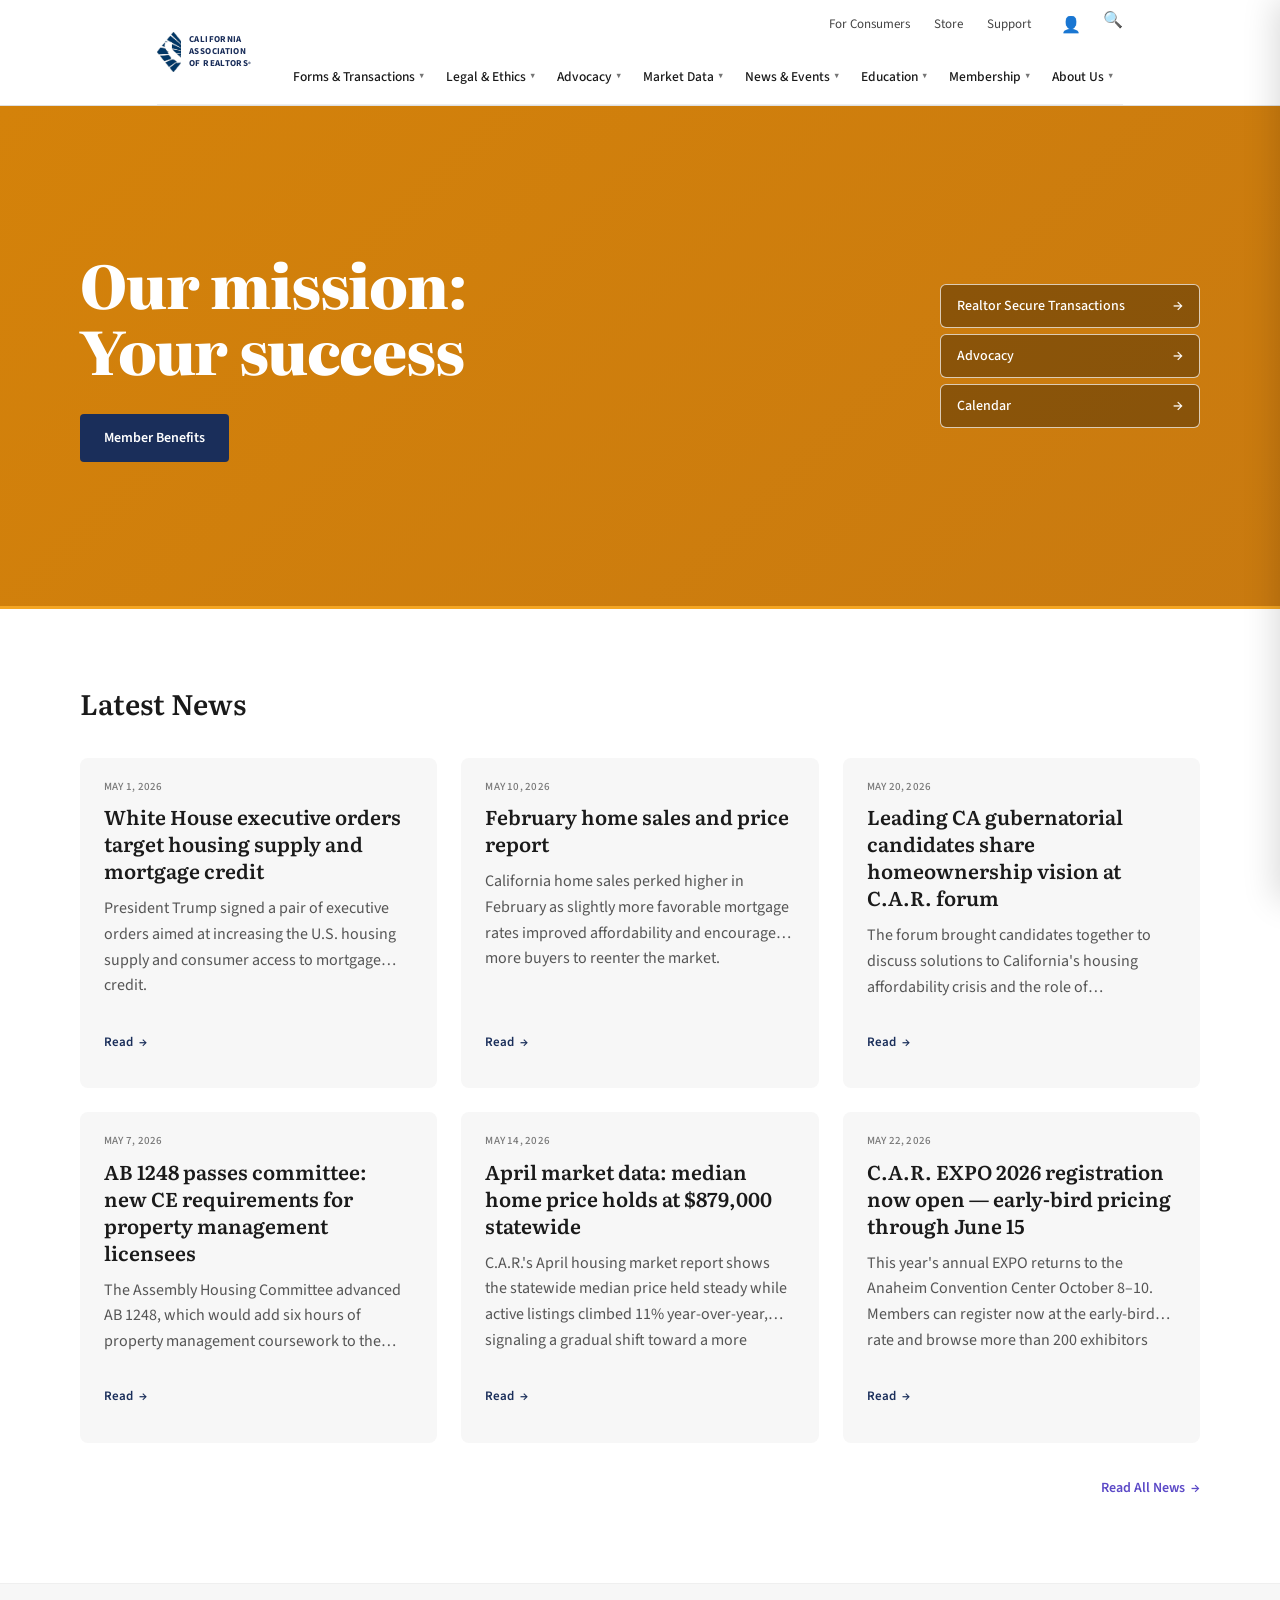
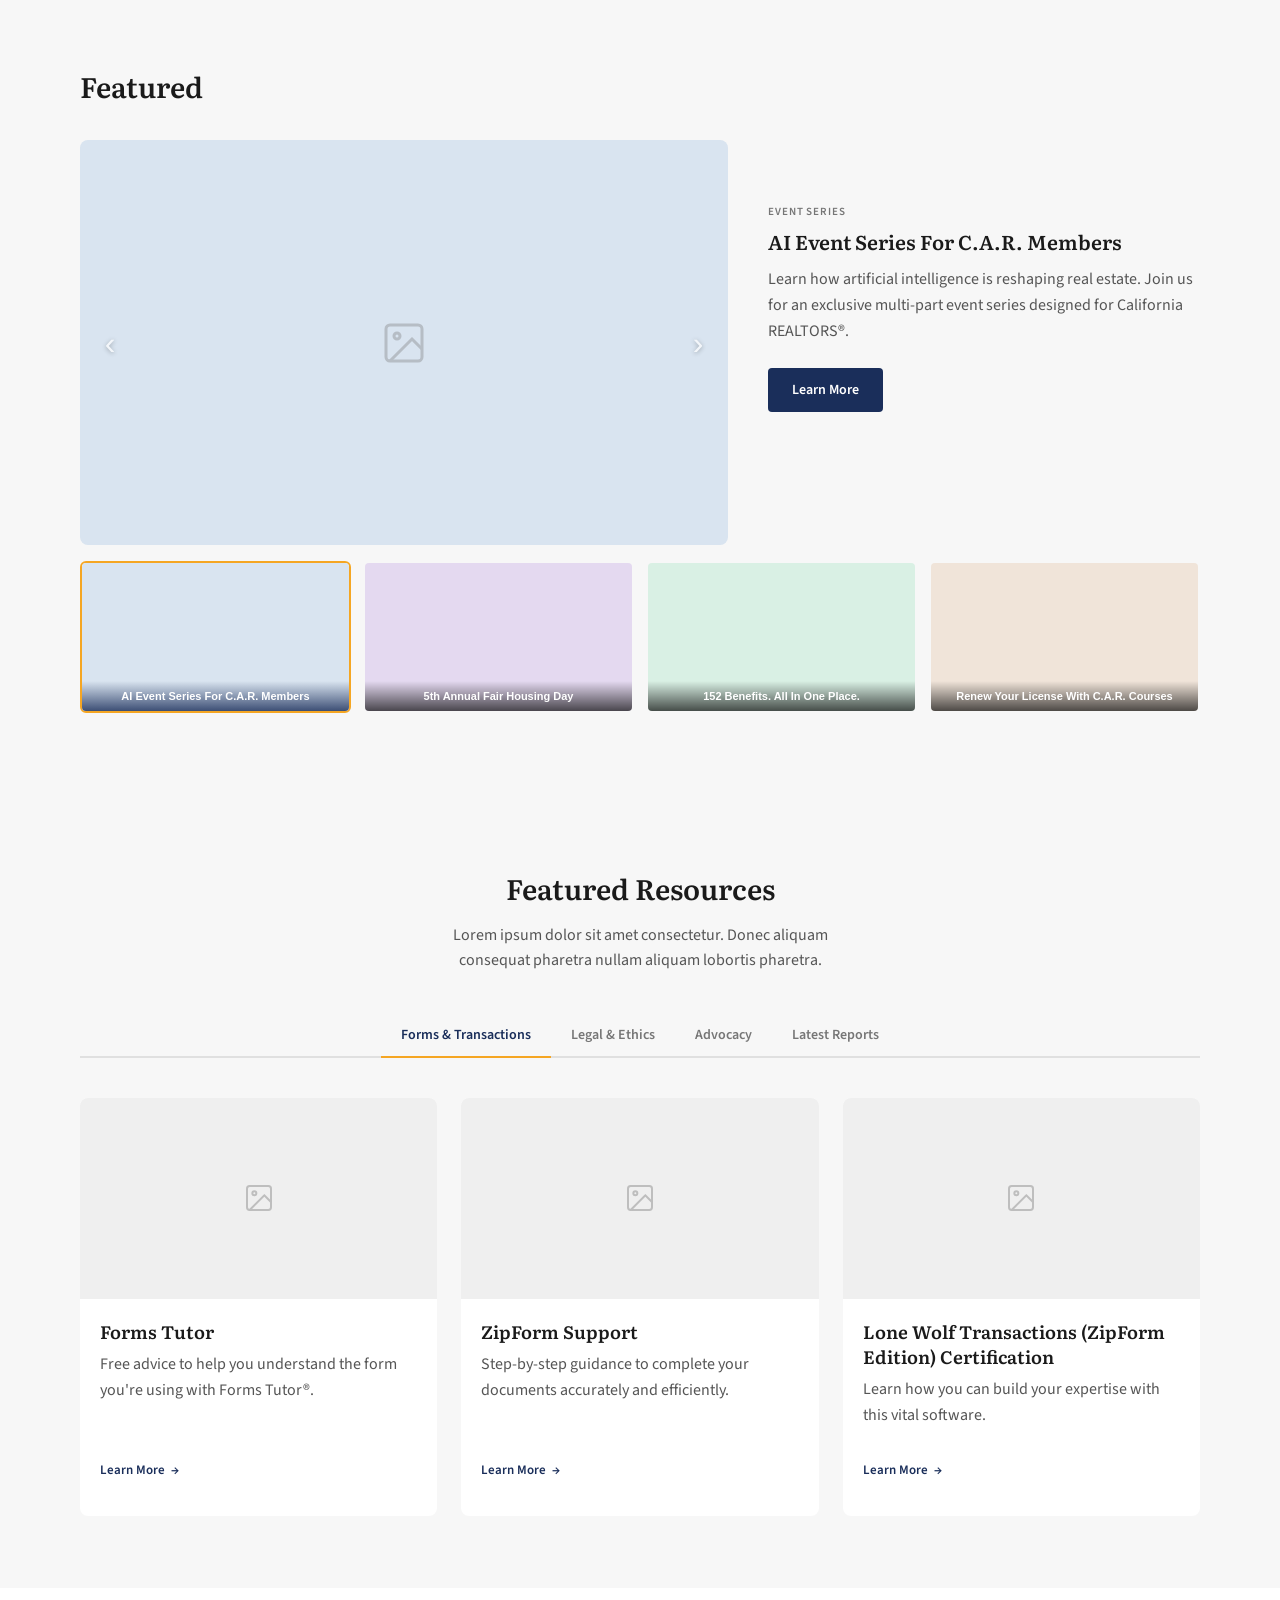
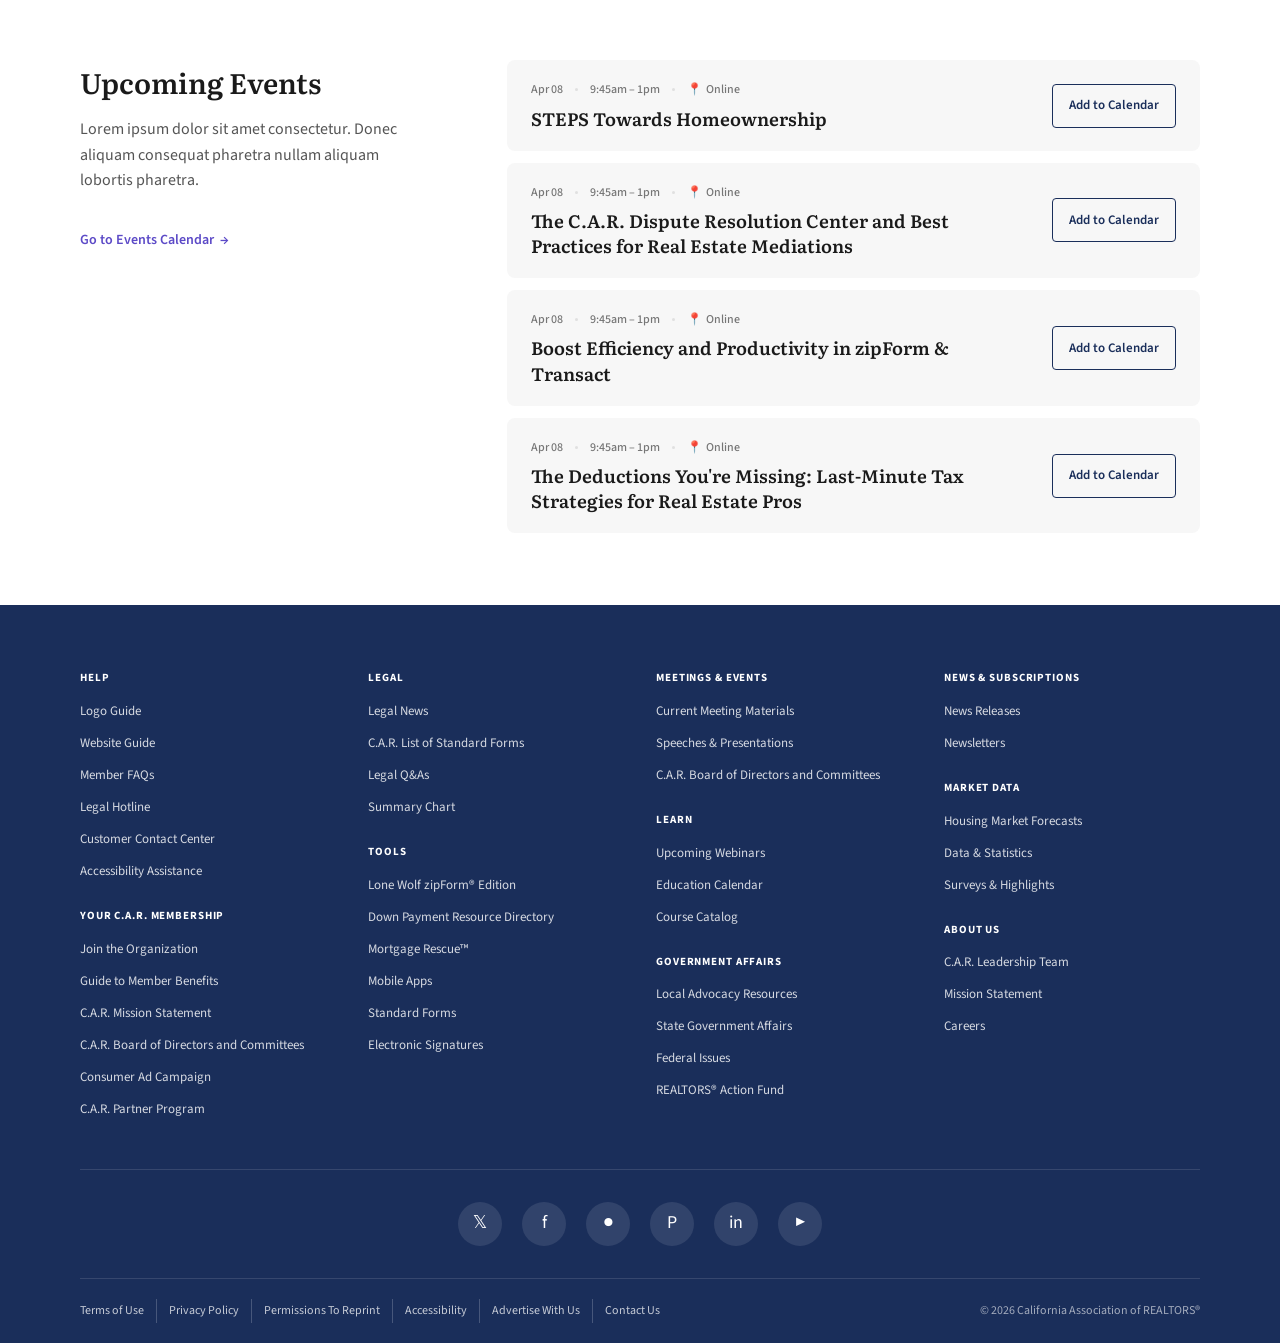
<file: index.html>
<!DOCTYPE html>
<html lang="en">
<head>
<link rel="preconnect" href="https://fonts.googleapis.com">
<link rel="preconnect" href="https://fonts.gstatic.com" crossorigin>
<link href="https://fonts.googleapis.com/css2?family=Literata:ital,opsz,wght@0,7..72,400;0,7..72,600;0,7..72,700;1,7..72,400&family=Source+Sans+3:wght@400;500;600;700&display=swap" rel="stylesheet">
<meta charset="UTF-8">
<meta name="viewport" content="width=device-width, initial-scale=1.0">
<title>C.A.R. Homepage</title>
<link rel="stylesheet" href="css/styles.css">
</head>
<body>

<!-- Navigation (loaded from nav.html) -->
<div id="nav-container"></div>
<script>
  fetch('nav.html')
    .then(r => r.text())
    .then(html => {
      document.getElementById('nav-container').outerHTML = html;
    });
</script>


<main>
<section class="hero" aria-label="Hero">
      <div class="hero-inner">
        <div class="hero-left">
          <h1 class="hero-headline">Our mission:<br>Your success</h1>
          <a href="#" class="hero-cta">Member Benefits</a>
        </div>
        <nav class="hero-shortcuts" aria-label="Quick links">
          <a href="#" class="hero-shortcut" aria-label="Realtor Secure Transactions">
            Realtor Secure Transactions
            <span class="hero-shortcut-arrow" aria-hidden="true">→</span>
          </a>
          <a href="#" class="hero-shortcut" aria-label="Advocacy">
            Advocacy
            <span class="hero-shortcut-arrow" aria-hidden="true">→</span>
          </a>
          <a href="#" class="hero-shortcut" aria-label="Calendar">
            Calendar
            <span class="hero-shortcut-arrow" aria-hidden="true">→</span>
          </a>
        </nav>
      </div>
    </section>

    <!-- ══════════════════════════════
         SECTION 2: LATEST NEWS
         SC 1.3.1: semantic article elements
         SC 2.5.8: all targets min 44px
         SC 1.4.3: navy on white = 10.8:1 ✓
    ══════════════════════════════ -->
    <section class="news" aria-labelledby="news-heading">
      <div class="news-inner">
        <h2 class="section-heading" id="news-heading">Latest News</h2>
        <div class="news-grid" role="list">

          <article class="news-card" role="listitem">
            <time class="news-card-date" datetime="2026-05-01">May 1, 2026</time>
            <h3 class="news-card-headline">White House executive orders target housing supply and mortgage credit</h3>
            <p class="news-card-excerpt">President Trump signed a pair of executive orders aimed at increasing the U.S. housing supply and consumer access to mortgage credit.</p>
            <a href="#" class="news-card-btn" aria-label="Read: White House executive orders target housing supply and mortgage credit">Read</a>
          </article>

          <article class="news-card" role="listitem">
            <time class="news-card-date" datetime="2026-05-10">May 10, 2026</time>
            <h3 class="news-card-headline">February home sales and price report</h3>
            <p class="news-card-excerpt">California home sales perked higher in February as slightly more favorable mortgage rates improved affordability and encouraged more buyers to reenter the market.</p>
            <a href="#" class="news-card-btn" aria-label="Read: February home sales and price report">Read</a>
          </article>

          <article class="news-card" role="listitem">
            <time class="news-card-date" datetime="2026-05-20">May 20, 2026</time>
            <h3 class="news-card-headline">Leading CA gubernatorial candidates share homeownership vision at C.A.R. forum</h3>
            <p class="news-card-excerpt">The forum brought candidates together to discuss solutions to California's housing affordability crisis and the role of homeownership in strengthening communities.</p>
            <a href="#" class="news-card-btn" aria-label="Read: Leading CA gubernatorial candidates share homeownership vision at C.A.R. forum">Read</a>
          </article>

          <article class="news-card" role="listitem">
            <time class="news-card-date" datetime="2026-05-07">May 7, 2026</time>
            <h3 class="news-card-headline">AB 1248 passes committee: new CE requirements for property management licensees</h3>
            <p class="news-card-excerpt">The Assembly Housing Committee advanced AB 1248, which would add six hours of property management coursework to the continuing education requirements for California real estate licensees.</p>
            <a href="#" class="news-card-btn" aria-label="Read: AB 1248 passes committee: new CE requirements for property management licensees">Read</a>
          </article>

          <article class="news-card" role="listitem">
            <time class="news-card-date" datetime="2026-05-14">May 14, 2026</time>
            <h3 class="news-card-headline">April market data: median home price holds at $879,000 statewide</h3>
            <p class="news-card-excerpt">C.A.R.'s April housing market report shows the statewide median price held steady while active listings climbed 11% year-over-year, signaling a gradual shift toward a more balanced market.</p>
            <a href="#" class="news-card-btn" aria-label="Read: April market data: median home price holds at $879,000 statewide">Read</a>
          </article>

          <article class="news-card" role="listitem">
            <time class="news-card-date" datetime="2026-05-22">May 22, 2026</time>
            <h3 class="news-card-headline">C.A.R. EXPO 2026 registration now open — early-bird pricing through June 15</h3>
            <p class="news-card-excerpt">This year's annual EXPO returns to the Anaheim Convention Center October 8–10. Members can register now at the early-bird rate and browse more than 200 exhibitors and 60 education sessions.</p>
            <a href="#" class="news-card-btn" aria-label="Read: C.A.R. EXPO 2026 registration now open — early-bird pricing through June 15">Read</a>
          </article>

        </div>
        <div class="news-read-all">
          <a href="#" aria-label="Read all news articles">Read All News <span aria-hidden="true">→</span></a>
        </div>
      </div>
    </section>

    <!-- ══════════════════════════════
         SECTION 3: FEATURED CAROUSEL
         SC 1.3.1: region + heading
         SC 2.1.1: full keyboard nav
         SC 2.5.8: CTA min 44px
         SC 4.1.3: live region for slide changes
    ══════════════════════════════ -->
    <section class="featured" aria-labelledby="featured-heading">
      <div class="featured-inner">
        <h2 class="section-heading" id="featured-heading">Featured</h2>

        <div aria-live="polite" aria-atomic="true" class="sr-only" id="carousel-announce"></div>

        <div class="featured-main" id="featured-carousel" aria-roledescription="carousel" aria-label="Featured content">

          <!-- Image stage -->
          <div class="featured-main-image">
            <div class="featured-slide-img active"><svg viewBox="0 0 24 24" fill="none" stroke="currentColor" stroke-width="1.5"><rect x="3" y="3" width="18" height="18" rx="2"/><circle cx="8.5" cy="8.5" r="1.5"/><path d="M21 15l-5-5L5 21"/></svg></div>
            <div class="featured-slide-img"><svg viewBox="0 0 24 24" fill="none" stroke="currentColor" stroke-width="1.5"><rect x="3" y="3" width="18" height="18" rx="2"/><circle cx="8.5" cy="8.5" r="1.5"/><path d="M21 15l-5-5L5 21"/></svg></div>
            <div class="featured-slide-img"><svg viewBox="0 0 24 24" fill="none" stroke="currentColor" stroke-width="1.5"><rect x="3" y="3" width="18" height="18" rx="2"/><circle cx="8.5" cy="8.5" r="1.5"/><path d="M21 15l-5-5L5 21"/></svg></div>
            <div class="featured-slide-img"><svg viewBox="0 0 24 24" fill="none" stroke="currentColor" stroke-width="1.5"><rect x="3" y="3" width="18" height="18" rx="2"/><circle cx="8.5" cy="8.5" r="1.5"/><path d="M21 15l-5-5L5 21"/></svg></div>
            <div class="featured-slide-img"><svg viewBox="0 0 24 24" fill="none" stroke="currentColor" stroke-width="1.5"><rect x="3" y="3" width="18" height="18" rx="2"/><circle cx="8.5" cy="8.5" r="1.5"/><path d="M21 15l-5-5L5 21"/></svg></div>
            <div class="featured-slide-img"><svg viewBox="0 0 24 24" fill="none" stroke="currentColor" stroke-width="1.5"><rect x="3" y="3" width="18" height="18" rx="2"/><circle cx="8.5" cy="8.5" r="1.5"/><path d="M21 15l-5-5L5 21"/></svg></div>
            <div class="featured-slide-img"><svg viewBox="0 0 24 24" fill="none" stroke="currentColor" stroke-width="1.5"><rect x="3" y="3" width="18" height="18" rx="2"/><circle cx="8.5" cy="8.5" r="1.5"/><path d="M21 15l-5-5L5 21"/></svg></div>
            <button class="featured-arrow-btn" id="featured-prev" aria-label="Previous featured item">&#8249;</button>
            <button class="featured-arrow-btn" id="featured-next" aria-label="Next featured item">&#8250;</button>
          </div>

          <!-- Content stage -->
          <div class="featured-main-content">
            <div class="featured-slide-content active" aria-roledescription="slide" aria-label="1 of 7">
              <p class="featured-main-eyebrow">Event Series</p>
              <h3 class="featured-main-title">AI Event Series For C.A.R. Members</h3>
              <p class="featured-main-desc">Learn how artificial intelligence is reshaping real estate. Join us for an exclusive multi-part event series designed for California REALTORS®.</p>
              <a href="#" class="featured-main-cta">Learn More</a>
            </div>
            <div class="featured-slide-content" aria-roledescription="slide" aria-label="2 of 7">
              <p class="featured-main-eyebrow">Annual Event</p>
              <h3 class="featured-main-title">5th Annual Fair Housing Day</h3>
              <p class="featured-main-desc">Celebrate and reaffirm our commitment to fair housing principles. Connect with fellow REALTORS® and advocates across California.</p>
              <a href="#" class="featured-main-cta">Learn More</a>
            </div>
            <div class="featured-slide-content" aria-roledescription="slide" aria-label="3 of 7">
              <p class="featured-main-eyebrow">Member Benefits</p>
              <h3 class="featured-main-title">152 Benefits. All In One Place.</h3>
              <p class="featured-main-desc">Discover the full breadth of your C.A.R. membership. From legal resources to marketing tools, your benefits are all here waiting for you.</p>
              <a href="#" class="featured-main-cta">Explore Benefits</a>
            </div>
            <div class="featured-slide-content" aria-roledescription="slide" aria-label="4 of 7">
              <p class="featured-main-eyebrow">Education</p>
              <h3 class="featured-main-title">Renew Your License With C.A.R. Courses</h3>
              <p class="featured-main-desc">Complete your continuing education requirements with courses designed specifically for California real estate professionals.</p>
              <a href="#" class="featured-main-cta">Browse Courses</a>
            </div>
            <div class="featured-slide-content" aria-roledescription="slide" aria-label="5 of 7">
              <p class="featured-main-eyebrow">Market Data</p>
              <h3 class="featured-main-title">Q1 2026 Housing Market Report</h3>
              <p class="featured-main-desc">Get the latest data on California home sales, prices, and affordability trends. Essential reading for every REALTOR® in the state.</p>
              <a href="#" class="featured-main-cta">Read Report</a>
            </div>
            <div class="featured-slide-content" aria-roledescription="slide" aria-label="6 of 7">
              <p class="featured-main-eyebrow">Tools</p>
              <h3 class="featured-main-title">zipForm® Edition: What's New in 2026</h3>
              <p class="featured-main-desc">Explore the latest updates to zipForm® Edition, with faster document prep, improved e-signature workflows, and new compliance tools.</p>
              <a href="#" class="featured-main-cta">See What's New</a>
            </div>
            <div class="featured-slide-content" aria-roledescription="slide" aria-label="7 of 7">
              <p class="featured-main-eyebrow">Advocacy</p>
              <h3 class="featured-main-title">Your Voice in Sacramento: 2026 Legislative Update</h3>
              <p class="featured-main-desc">C.A.R. is fighting for policies that protect property rights and expand homeownership. See what we've been working on this session.</p>
              <a href="#" class="featured-main-cta">Read Update</a>
            </div>
          </div>
        </div>



        <!-- Thumbnail strip -->
        <div class="featured-thumbs-viewport">
        <div class="featured-thumbs" id="featured-thumbs-track" role="tablist" aria-label="Featured items">
          <button class="featured-thumb active" role="tab" aria-selected="true" aria-controls="featured-carousel" aria-label="AI Event Series For C.A.R. Members, slide 1 of 7" data-index="0">
            <div class="featured-thumb-bg"></div>
            <span class="featured-thumb-label">AI Event Series For C.A.R. Members</span>
          </button>
          <button class="featured-thumb" role="tab" aria-selected="false" aria-controls="featured-carousel" aria-label="5th Annual Fair Housing Day, slide 2 of 7" data-index="1">
            <div class="featured-thumb-bg"></div>
            <span class="featured-thumb-label">5th Annual Fair Housing Day</span>
          </button>
          <button class="featured-thumb" role="tab" aria-selected="false" aria-controls="featured-carousel" aria-label="152 Benefits. All In One Place., slide 3 of 7" data-index="2">
            <div class="featured-thumb-bg"></div>
            <span class="featured-thumb-label">152 Benefits. All In One Place.</span>
          </button>
          <button class="featured-thumb" role="tab" aria-selected="false" aria-controls="featured-carousel" aria-label="Renew Your License With C.A.R. Courses, slide 4 of 7" data-index="3">
            <div class="featured-thumb-bg"></div>
            <span class="featured-thumb-label">Renew Your License With C.A.R. Courses</span>
          </button>
          <button class="featured-thumb" role="tab" aria-selected="false" aria-controls="featured-carousel" aria-label="Q1 2026 Housing Market Report, slide 5 of 7" data-index="4">
            <div class="featured-thumb-bg"></div>
            <span class="featured-thumb-label">Q1 2026 Housing Market Report</span>
          </button>
          <button class="featured-thumb" role="tab" aria-selected="false" aria-controls="featured-carousel" aria-label="zipForm® Edition: What's New in 2026, slide 6 of 7" data-index="5">
            <div class="featured-thumb-bg"></div>
            <span class="featured-thumb-label">zipForm® Edition: What's New in 2026</span>
          </button>
          <button class="featured-thumb" role="tab" aria-selected="false" aria-controls="featured-carousel" aria-label="Your Voice in Sacramento: 2026 Legislative Update, slide 7 of 7" data-index="6">
            <div class="featured-thumb-bg"></div>
            <span class="featured-thumb-label">Your Voice in Sacramento: 2026 Legislative Update</span>
          </button>
        </div><!-- /featured-thumbs -->
        </div><!-- /featured-thumbs-viewport -->

        <!-- Mobile dot indicators (hidden on desktop via CSS) -->
        <div class="featured-dots-mobile" role="tablist" aria-label="Featured items" id="featured-dots-mobile">
          <button class="featured-dot-m active" role="tab" aria-selected="true"  aria-label="Slide 1 of 7" data-dot="0"></button>
          <button class="featured-dot-m"        role="tab" aria-selected="false" aria-label="Slide 2 of 7" data-dot="1"></button>
          <button class="featured-dot-m"        role="tab" aria-selected="false" aria-label="Slide 3 of 7" data-dot="2"></button>
          <button class="featured-dot-m"        role="tab" aria-selected="false" aria-label="Slide 4 of 7" data-dot="3"></button>
          <button class="featured-dot-m"        role="tab" aria-selected="false" aria-label="Slide 5 of 7" data-dot="4"></button>
          <button class="featured-dot-m"        role="tab" aria-selected="false" aria-label="Slide 6 of 7" data-dot="5"></button>
          <button class="featured-dot-m"        role="tab" aria-selected="false" aria-label="Slide 7 of 7" data-dot="6"></button>
        </div>

      </div>
    </section>

    <!-- ══════════════════════════════
         SECTION 4: TOP RESOURCES
         SC 1.3.1: role="tablist/tab/tabpanel"
         SC 2.1.1: arrow key tab navigation
         SC 2.5.8: tabs min 44px height
         SC 1.4.3: contrast on all text
    ══════════════════════════════ -->
    <section class="resources" aria-labelledby="resources-heading">
      <div class="resources-inner">
        <div class="resources-header">
          <h2 class="section-heading" id="resources-heading">Featured Resources</h2>
          <p class="resources-subtitle">Lorem ipsum dolor sit amet consectetur. Donec aliquam consequat pharetra nullam aliquam lobortis pharetra.</p>
        </div>

        <!-- Tab bar -->
        <div class="resources-tabs" role="tablist" aria-label="Resource categories">
          <button class="resources-tab active" role="tab" aria-selected="true"  aria-controls="panel-forms"    id="tab-forms"    >Forms &amp; Transactions</button>
          <button class="resources-tab"        role="tab" aria-selected="false" aria-controls="panel-legal"    id="tab-legal"    >Legal &amp; Ethics</button>
          <button class="resources-tab"        role="tab" aria-selected="false" aria-controls="panel-advocacy" id="tab-advocacy" >Advocacy</button>
          <button class="resources-tab"        role="tab" aria-selected="false" aria-controls="panel-reports"  id="tab-reports"  >Latest Reports</button>
        </div>

        <!-- Tab panels -->
        <div class="resources-panel active" id="panel-forms" role="tabpanel" aria-labelledby="tab-forms">
          <article class="resource-card">
            <div class="resource-card-img" aria-hidden="true"><svg viewBox="0 0 24 24" fill="none" stroke="currentColor" stroke-width="1.5"><rect x="3" y="3" width="18" height="18" rx="2"/><circle cx="8.5" cy="8.5" r="1.5"/><path d="M21 15l-5-5L5 21"/></svg></div>
            <div class="resource-card-body">
              <h3 class="resource-card-title">Forms Tutor</h3>
              <p class="resource-card-desc">Free advice to help you understand the form you're using with Forms Tutor®.</p>
              <a href="#" class="resource-card-btn" aria-label="Learn more about Forms Tutor">Learn More</a>
            </div>
          </article>
          <article class="resource-card">
            <div class="resource-card-img" aria-hidden="true"><svg viewBox="0 0 24 24" fill="none" stroke="currentColor" stroke-width="1.5"><rect x="3" y="3" width="18" height="18" rx="2"/><circle cx="8.5" cy="8.5" r="1.5"/><path d="M21 15l-5-5L5 21"/></svg></div>
            <div class="resource-card-body">
              <h3 class="resource-card-title">ZipForm Support</h3>
              <p class="resource-card-desc">Step-by-step guidance to complete your documents accurately and efficiently.</p>
              <a href="#" class="resource-card-btn" aria-label="Learn more about ZipForm Support">Learn More</a>
            </div>
          </article>
          <article class="resource-card">
            <div class="resource-card-img" aria-hidden="true"><svg viewBox="0 0 24 24" fill="none" stroke="currentColor" stroke-width="1.5"><rect x="3" y="3" width="18" height="18" rx="2"/><circle cx="8.5" cy="8.5" r="1.5"/><path d="M21 15l-5-5L5 21"/></svg></div>
            <div class="resource-card-body">
              <h3 class="resource-card-title">Lone Wolf Transactions (ZipForm Edition) Certification</h3>
              <p class="resource-card-desc">Learn how you can build your expertise with this vital software.</p>
              <a href="#" class="resource-card-btn" aria-label="Learn more about Lone Wolf Transactions (ZipForm Edition) Certification">Learn More</a>
            </div>
          </article>
        </div>
        <div class="resources-panel" id="panel-legal" role="tabpanel" aria-labelledby="tab-legal">
          <article class="resource-card">
            <div class="resource-card-img" aria-hidden="true"><svg viewBox="0 0 24 24" fill="none" stroke="currentColor" stroke-width="1.5"><rect x="3" y="3" width="18" height="18" rx="2"/><circle cx="8.5" cy="8.5" r="1.5"/><path d="M21 15l-5-5L5 21"/></svg></div>
            <div class="resource-card-body">
              <h3 class="resource-card-title">Legal Q&As</h3>
              <p class="resource-card-desc">Get answers to the most common legal questions facing California REALTORS® today.</p>
              <a href="#" class="resource-card-btn" aria-label="Learn more about Legal Q&As">Learn More</a>
            </div>
          </article>
          <article class="resource-card">
            <div class="resource-card-img" aria-hidden="true"><svg viewBox="0 0 24 24" fill="none" stroke="currentColor" stroke-width="1.5"><rect x="3" y="3" width="18" height="18" rx="2"/><circle cx="8.5" cy="8.5" r="1.5"/><path d="M21 15l-5-5L5 21"/></svg></div>
            <div class="resource-card-body">
              <h3 class="resource-card-title">New Laws 2026</h3>
              <p class="resource-card-desc">Stay current with every new law affecting real estate practice in California this year.</p>
              <a href="#" class="resource-card-btn" aria-label="Learn more about New Laws 2026">Learn More</a>
            </div>
          </article>
          <article class="resource-card">
            <div class="resource-card-img" aria-hidden="true"><svg viewBox="0 0 24 24" fill="none" stroke="currentColor" stroke-width="1.5"><rect x="3" y="3" width="18" height="18" rx="2"/><circle cx="8.5" cy="8.5" r="1.5"/><path d="M21 15l-5-5L5 21"/></svg></div>
            <div class="resource-card-body">
              <h3 class="resource-card-title">Quick Guides</h3>
              <p class="resource-card-desc">Concise reference guides covering disclosures, contracts, and compliance essentials.</p>
              <a href="#" class="resource-card-btn" aria-label="Learn more about Quick Guides">Learn More</a>
            </div>
          </article>
        </div>
        <div class="resources-panel" id="panel-advocacy" role="tabpanel" aria-labelledby="tab-advocacy">
          <article class="resource-card">
            <div class="resource-card-img" aria-hidden="true"><svg viewBox="0 0 24 24" fill="none" stroke="currentColor" stroke-width="1.5"><rect x="3" y="3" width="18" height="18" rx="2"/><circle cx="8.5" cy="8.5" r="1.5"/><path d="M21 15l-5-5L5 21"/></svg></div>
            <div class="resource-card-body">
              <h3 class="resource-card-title">REALTOR® Action Fund</h3>
              <p class="resource-card-desc">Support the political action committee that fights for homeowners and property rights.</p>
              <a href="#" class="resource-card-btn" aria-label="Learn more about REALTOR® Action Fund">Learn More</a>
            </div>
          </article>
          <article class="resource-card">
            <div class="resource-card-img" aria-hidden="true"><svg viewBox="0 0 24 24" fill="none" stroke="currentColor" stroke-width="1.5"><rect x="3" y="3" width="18" height="18" rx="2"/><circle cx="8.5" cy="8.5" r="1.5"/><path d="M21 15l-5-5L5 21"/></svg></div>
            <div class="resource-card-body">
              <h3 class="resource-card-title">State Legislative Update</h3>
              <p class="resource-card-desc">Track the bills C.A.R. is sponsoring and opposing in the 2026 legislative session.</p>
              <a href="#" class="resource-card-btn" aria-label="Learn more about State Legislative Update">Learn More</a>
            </div>
          </article>
          <article class="resource-card">
            <div class="resource-card-img" aria-hidden="true"><svg viewBox="0 0 24 24" fill="none" stroke="currentColor" stroke-width="1.5"><rect x="3" y="3" width="18" height="18" rx="2"/><circle cx="8.5" cy="8.5" r="1.5"/><path d="M21 15l-5-5L5 21"/></svg></div>
            <div class="resource-card-body">
              <h3 class="resource-card-title">Get Involved</h3>
              <p class="resource-card-desc">Find out how you can make your voice heard at the local, state, and federal level.</p>
              <a href="#" class="resource-card-btn" aria-label="Learn more about Get Involved">Learn More</a>
            </div>
          </article>
        </div>
        <div class="resources-panel" id="panel-reports" role="tabpanel" aria-labelledby="tab-reports">
          <article class="resource-card">
            <div class="resource-card-img" aria-hidden="true"><svg viewBox="0 0 24 24" fill="none" stroke="currentColor" stroke-width="1.5"><rect x="3" y="3" width="18" height="18" rx="2"/><circle cx="8.5" cy="8.5" r="1.5"/><path d="M21 15l-5-5L5 21"/></svg></div>
            <div class="resource-card-body">
              <h3 class="resource-card-title">Q1 2026 Housing Market Report</h3>
              <p class="resource-card-desc">The latest data on California home sales, prices, and affordability trends.</p>
              <a href="#" class="resource-card-btn" aria-label="Learn more about Q1 2026 Housing Market Report">Learn More</a>
            </div>
          </article>
          <article class="resource-card">
            <div class="resource-card-img" aria-hidden="true"><svg viewBox="0 0 24 24" fill="none" stroke="currentColor" stroke-width="1.5"><rect x="3" y="3" width="18" height="18" rx="2"/><circle cx="8.5" cy="8.5" r="1.5"/><path d="M21 15l-5-5L5 21"/></svg></div>
            <div class="resource-card-body">
              <h3 class="resource-card-title">Housing Affordability Index</h3>
              <p class="resource-card-desc">Monthly analysis of what percentage of households can afford a median-priced home.</p>
              <a href="#" class="resource-card-btn" aria-label="Learn more about Housing Affordability Index">Learn More</a>
            </div>
          </article>
          <article class="resource-card">
            <div class="resource-card-img" aria-hidden="true"><svg viewBox="0 0 24 24" fill="none" stroke="currentColor" stroke-width="1.5"><rect x="3" y="3" width="18" height="18" rx="2"/><circle cx="8.5" cy="8.5" r="1.5"/><path d="M21 15l-5-5L5 21"/></svg></div>
            <div class="resource-card-body">
              <h3 class="resource-card-title">County-Level Market Data</h3>
              <p class="resource-card-desc">Drill into sales and price trends for every county across California.</p>
              <a href="#" class="resource-card-btn" aria-label="Learn more about County-Level Market Data">Learn More</a>
            </div>
          </article>
        </div>

      </div>
    </section>

    <!-- ══════════════════════════════
         SECTION 5: UPCOMING EVENTS
         SC 1.3.1: semantic list structure
         SC 2.5.8: buttons min 44px
         SC 1.4.3: contrast on meta text
    ══════════════════════════════ -->
    <section class="events" aria-labelledby="events-heading">
      <div class="events-inner">

        <!-- Left: heading + description + calendar link -->
        <div class="events-left">
          <h2 class="section-heading" id="events-heading">Upcoming Events</h2>
          <p class="events-desc">Lorem ipsum dolor sit amet consectetur. Donec aliquam consequat pharetra nullam aliquam lobortis pharetra.</p>
          <a href="#" class="events-calendar-link" aria-label="Go to Events Calendar">Go to Events Calendar</a>
        </div>

        <!-- Right: event list -->
        <div class="events-list" role="list" aria-label="Upcoming events">
          <div class="event-item" role="listitem">
            <div class="event-body">
              <div class="event-meta">
                <span>Apr 08</span>
                <span class="event-meta-dot" aria-hidden="true"></span>
                <span>9:45am – 1pm</span>
                <span class="event-meta-dot" aria-hidden="true"></span>
                <span class="event-location">
                  <span aria-hidden="true">📍</span>
                  Online
                </span>
              </div>
              <h3 class="event-title">STEPS Towards Homeownership</h3>
            </div>
            <a href="#" class="event-add-btn" aria-label="Add to calendar: STEPS Towards Homeownership">Add to Calendar</a>
          </div>
          <div class="event-item" role="listitem">
            <div class="event-body">
              <div class="event-meta">
                <span>Apr 08</span>
                <span class="event-meta-dot" aria-hidden="true"></span>
                <span>9:45am – 1pm</span>
                <span class="event-meta-dot" aria-hidden="true"></span>
                <span class="event-location">
                  <span aria-hidden="true">📍</span>
                  Online
                </span>
              </div>
              <h3 class="event-title">The C.A.R. Dispute Resolution Center and Best Practices for Real Estate Mediations</h3>
            </div>
            <a href="#" class="event-add-btn" aria-label="Add to calendar: The C.A.R. Dispute Resolution Center and Best Practices for Real Estate Mediations">Add to Calendar</a>
          </div>
          <div class="event-item" role="listitem">
            <div class="event-body">
              <div class="event-meta">
                <span>Apr 08</span>
                <span class="event-meta-dot" aria-hidden="true"></span>
                <span>9:45am – 1pm</span>
                <span class="event-meta-dot" aria-hidden="true"></span>
                <span class="event-location">
                  <span aria-hidden="true">📍</span>
                  Online
                </span>
              </div>
              <h3 class="event-title">Boost Efficiency and Productivity in zipForm &amp; Transact</h3>
            </div>
            <a href="#" class="event-add-btn" aria-label="Add to calendar: Boost Efficiency and Productivity in zipForm &amp; Transact">Add to Calendar</a>
          </div>
          <div class="event-item" role="listitem">
            <div class="event-body">
              <div class="event-meta">
                <span>Apr 08</span>
                <span class="event-meta-dot" aria-hidden="true"></span>
                <span>9:45am – 1pm</span>
                <span class="event-meta-dot" aria-hidden="true"></span>
                <span class="event-location">
                  <span aria-hidden="true">📍</span>
                  Online
                </span>
              </div>
              <h3 class="event-title">The Deductions You're Missing: Last-Minute Tax Strategies for Real Estate Pros</h3>
            </div>
            <a href="#" class="event-add-btn" aria-label="Add to calendar: The Deductions You're Missing: Last-Minute Tax Strategies for Real Estate Pros">Add to Calendar</a>
          </div>
        </div>

      </div>
    </section>

    <!-- Footer (loaded from footer.html) -->
    <div id="footer-container"></div>
    <script>
      fetch('footer.html')
        .then(r => r.text())
        .then(html => {
          document.getElementById('footer-container').outerHTML = html;
        });
    </script>
</main>

<script src="js/nav.js"></script>
<script src="js/account-panel.js"></script>
<script src="js/main.js"></script>
<script>
// Scroll-triggered reveal animations
(function() {
  if (matchMedia('(prefers-reduced-motion: reduce)').matches) return;

  const targets = document.querySelectorAll(
    '.news-inner, .featured-inner, .resources-inner, .events-inner'
  );
  targets.forEach(el => el.classList.add('reveal'));

  const observer = new IntersectionObserver(
    (entries) => {
      entries.forEach(entry => {
        if (entry.isIntersecting) {
          entry.target.classList.add('visible');
          observer.unobserve(entry.target);
        }
      });
    },
    { threshold: 0.1, rootMargin: '0px 0px -60px 0px' }
  );
  targets.forEach(el => observer.observe(el));
})();
</script>

</body>
</html>
</file>
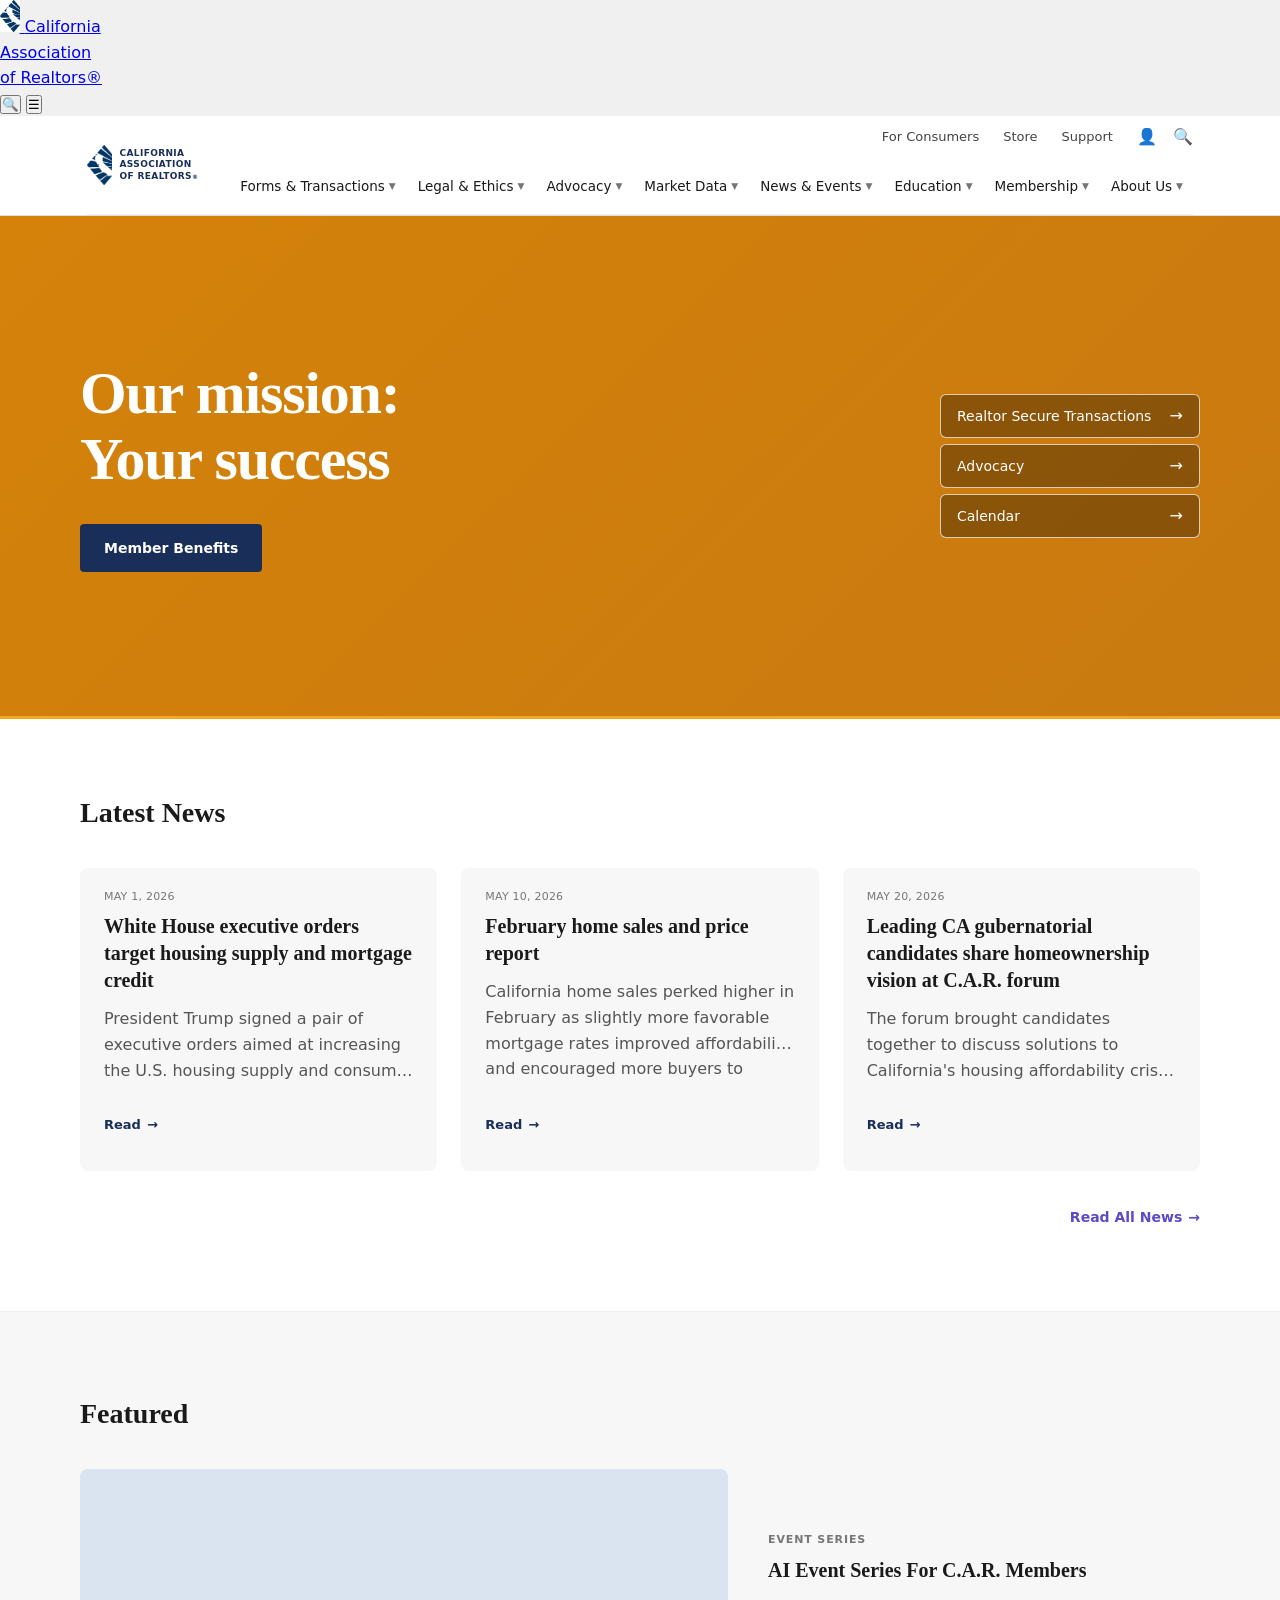
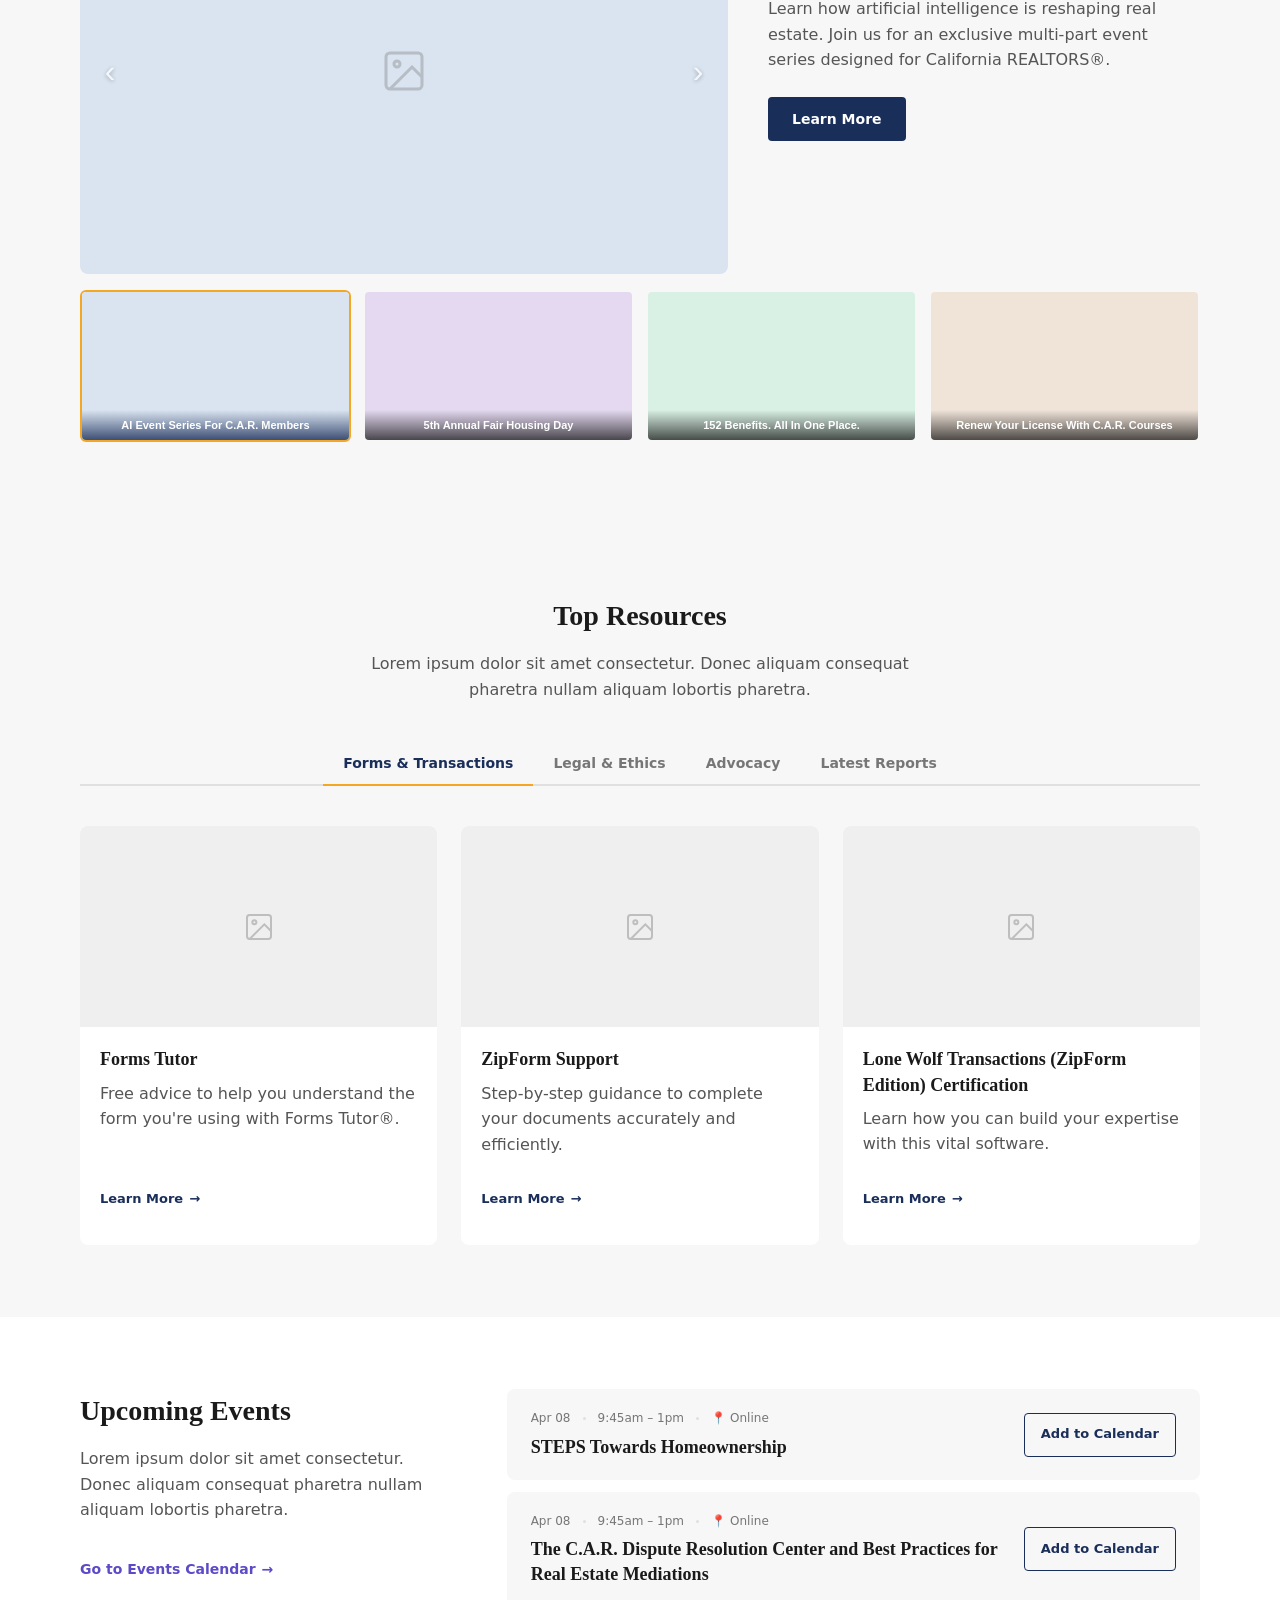
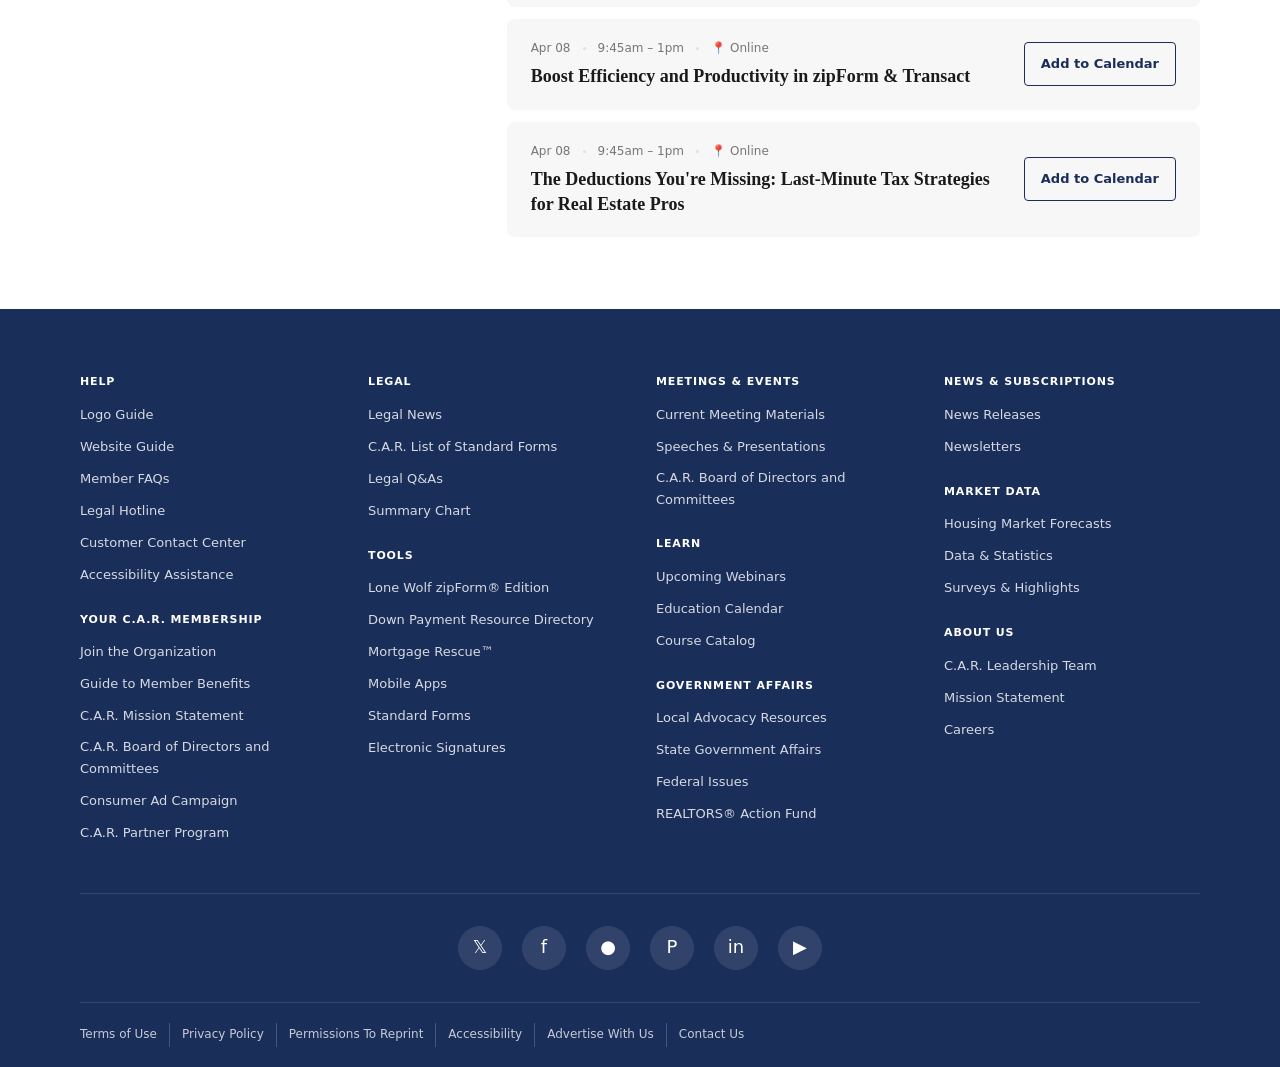
<file: car-homepage.html>
<!DOCTYPE html>
<html lang="en">
<head>
<link rel="preconnect" href="https://fonts.googleapis.com">
<link rel="preconnect" href="https://fonts.gstatic.com" crossorigin>
<link href="https://fonts.googleapis.com/css2?family=Open+Sans:wght@400;500;600;700&display=swap" rel="stylesheet">
<meta charset="UTF-8">
<meta name="viewport" content="width=device-width, initial-scale=1.0">
<title>C.A.R. Homepage</title>
<link rel="stylesheet" href="css/styles.css">

</head>
<body>

<!-- ══ MOBILE NAV BAR ══ -->
<div class="mobile-nav-bar">
  <a href="#" class="mobile-nav-logo" aria-label="C.A.R. Home">
    <img src="[data-uri]" alt="C.A.R. icon" height="32">
    <span class="mobile-nav-logo-text">California<br>Association<br>of Realtors&#174;</span>
  </a>
  <div class="mobile-nav-actions">
    <button class="mobile-nav-btn" aria-label="Search">🔍</button>
    <button class="mobile-nav-btn" aria-label="Open menu" onclick="openMobileMenu()">☰</button>
  </div>
</div>

<!-- MOBILE MENU OVERLAY -->
    <div class="mobile-menu-overlay" id="mobile-menu">
      <div class="mobile-menu-header">
        <h2>Menu</h2>
        <button class="mobile-close-btn" onclick="closeMobileMenu()" aria-label="Close menu">✕</button>
      </div>

      <div class="mobile-menu-body">
        <div class="mobile-accordion">

          <!-- Forms & Transactions -->
          <div class="mobile-acc-item" id="m-forms">
            <button class="mobile-acc-trigger" onclick="toggleMobile('m-forms')">
              Forms &amp; Transactions <span class="m-chevron">▾</span>
            </button>
            <div class="mobile-acc-panel">
              <div class="mobile-drop-item"><span class="mobile-drop-icon">🛡</span><div><div class="mobile-drop-title">REALTOR® Secure Transactions</div><div class="mobile-drop-desc">Lorem ipsum dolor sit amet, consectetur adipiscing elit.</div></div></div>
              <div class="mobile-drop-item"><span class="mobile-drop-icon">🔄</span><div><div class="mobile-drop-title">Transactions – zipForm Edition</div><div class="mobile-drop-desc">Lorem ipsum dolor sit amet, consectetur adipiscing elit.</div></div></div>
              <div class="mobile-drop-item"><span class="mobile-drop-icon">📄</span><div><div class="mobile-drop-title">Standard Forms <span style="color:#888;font-size:11px;margin-left:4px">🔒</span></div><div class="mobile-drop-desc">Lorem ipsum dolor sit amet, consectetur adipiscing elit.</div></div></div>
              <div class="mobile-drop-item"><span class="mobile-drop-icon">📋</span><div><div class="mobile-drop-title">Transaction Coordinator Directory</div><div class="mobile-drop-desc">Lorem ipsum dolor sit amet, consectetur adipiscing elit.</div></div></div>
              <div class="mobile-drop-item"><span class="mobile-drop-icon">🤝</span><div><div class="mobile-drop-title">Partner Program</div><div class="mobile-drop-desc">Lorem ipsum dolor sit amet, consectetur adipiscing elit.</div></div></div>
              <a class="mobile-explore-link" href="#">Explore Forms &amp; Transactions →</a>
            </div>
          </div>

          <!-- Legal & Ethics -->
          <div class="mobile-acc-item" id="m-legal">
            <button class="mobile-acc-trigger" onclick="toggleMobile('m-legal')">
              Legal &amp; Ethics <span class="m-chevron">▾</span>
            </button>
            <div class="mobile-acc-panel">
              <div class="mobile-drop-item"><span class="mobile-drop-icon">⚖️</span><div><div class="mobile-drop-title">Legal Q&amp;As</div><div class="mobile-drop-desc">Lorem ipsum dolor sit amet, consectetur adipiscing elit.</div></div></div>
              <div class="mobile-drop-item"><span class="mobile-drop-icon">📰</span><div><div class="mobile-drop-title">New Laws <span style="color:#888;font-size:11px">🔒</span></div><div class="mobile-drop-desc">Lorem ipsum dolor sit amet, consectetur adipiscing elit.</div></div></div>
              <div class="mobile-drop-item"><span class="mobile-drop-icon">📊</span><div><div class="mobile-drop-title">Disclosure Charts <span style="color:#888;font-size:11px">🔒</span></div><div class="mobile-drop-desc">Lorem ipsum dolor sit amet, consectetur adipiscing elit.</div></div></div>
              <div class="mobile-drop-item"><span class="mobile-drop-icon">📖</span><div><div class="mobile-drop-title">Quick Guides <span style="color:#888;font-size:11px">🔒</span></div><div class="mobile-drop-desc">Lorem ipsum dolor sit amet, consectetur adipiscing elit.</div></div></div>
              <div class="mobile-drop-item"><span class="mobile-drop-icon">🎥</span><div><div class="mobile-drop-title">Live Legal Webinars <span style="color:#888;font-size:11px">🔒</span></div><div class="mobile-drop-desc">Lorem ipsum dolor sit amet, consectetur adipiscing elit.</div></div></div>
              <div class="mobile-drop-item"><span class="mobile-drop-icon">📁</span><div><div class="mobile-drop-title">Cases &amp; Resources <span style="color:#888;font-size:11px">🔒</span></div><div class="mobile-drop-desc">Lorem ipsum dolor sit amet, consectetur adipiscing elit.</div></div></div>
              <div class="mobile-drop-item"><span class="mobile-drop-icon">🏛</span><div><div class="mobile-drop-title">MLS Rules <span style="color:#888;font-size:11px">🔒</span></div><div class="mobile-drop-desc">Lorem ipsum dolor sit amet, consectetur adipiscing elit.</div></div></div>
              <a class="mobile-explore-link" href="#">Explore Legal &amp; Ethics →</a>
            </div>
          </div>

          <!-- Advocacy -->
          <div class="mobile-acc-item" id="m-advocacy">
            <button class="mobile-acc-trigger" onclick="toggleMobile('m-advocacy')">
              Advocacy <span class="m-chevron">▾</span>
            </button>
            <div class="mobile-acc-panel">
              <div class="mobile-drop-item"><span class="mobile-drop-icon">🏛</span><div><div class="mobile-drop-title">Federal</div><div class="mobile-drop-desc">Lorem ipsum dolor sit amet, consectetur adipiscing elit.</div></div></div>
              <div class="mobile-drop-item"><span class="mobile-drop-icon">🗺</span><div><div class="mobile-drop-title">State</div><div class="mobile-drop-desc">Lorem ipsum dolor sit amet, consectetur adipiscing elit.</div></div></div>
              <div class="mobile-drop-item"><span class="mobile-drop-icon">📍</span><div><div class="mobile-drop-title">Local</div><div class="mobile-drop-desc">Lorem ipsum dolor sit amet, consectetur adipiscing elit.</div></div></div>
              <div class="mobile-drop-item"><span class="mobile-drop-icon">💰</span><div><div class="mobile-drop-title">PACs and RAF <span style="color:#888;font-size:11px">🔒</span></div><div class="mobile-drop-desc">Lorem ipsum dolor sit amet, consectetur adipiscing elit.</div></div></div>
              <div class="mobile-drop-item"><span class="mobile-drop-icon">🎤</span><div><div class="mobile-drop-title">Get Involved</div><div class="mobile-drop-desc">Lorem ipsum dolor sit amet, consectetur adipiscing elit.</div></div></div>
              <a class="mobile-explore-link" href="#">Explore Advocacy →</a>
            </div>
          </div>

          <!-- Market Data -->
          <div class="mobile-acc-item" id="m-market">
            <button class="mobile-acc-trigger" onclick="toggleMobile('m-market')">
              Market Data <span class="m-chevron">▾</span>
            </button>
            <div class="mobile-acc-panel">
              <div class="mobile-drop-item"><span class="mobile-drop-icon">📰</span><div><div class="mobile-drop-title">Market News</div><div class="mobile-drop-desc">Lorem ipsum dolor sit amet, consectetur adipiscing elit.</div></div></div>
              <div class="mobile-drop-item"><span class="mobile-drop-icon">🏠</span><div><div class="mobile-drop-title">Housing Statistics</div><div class="mobile-drop-desc">Lorem ipsum dolor sit amet, consectetur adipiscing elit.</div></div></div>
              <div class="mobile-drop-item"><span class="mobile-drop-icon">📈</span><div><div class="mobile-drop-title">Interactive Market Stats</div><div class="mobile-drop-desc">Lorem ipsum dolor sit amet, consectetur adipiscing elit.</div></div></div>
              <div class="mobile-drop-item"><span class="mobile-drop-icon">📑</span><div><div class="mobile-drop-title">Surveys &amp; Reports</div><div class="mobile-drop-desc">Lorem ipsum dolor sit amet, consectetur adipiscing elit.</div></div></div>
              <a class="mobile-explore-link" href="#">Explore Market Data →</a>
            </div>
          </div>

          <!-- News & Events -->
          <div class="mobile-acc-item" id="m-news">
            <button class="mobile-acc-trigger" onclick="toggleMobile('m-news')">
              News &amp; Events <span class="m-chevron">▾</span>
            </button>
            <div class="mobile-acc-panel">
              <div class="mobile-section-label">News</div>
              <div class="mobile-drop-item"><span class="mobile-drop-icon">📡</span><div><div class="mobile-drop-title">News Releases</div><div class="mobile-drop-desc">Lorem ipsum dolor sit amet, consectetur adipiscing elit.</div></div></div>
              <div class="mobile-drop-item"><span class="mobile-drop-icon">🖼</span><div><div class="mobile-drop-title">Media Library</div><div class="mobile-drop-desc">Lorem ipsum dolor sit amet, consectetur adipiscing elit.</div></div></div>
              <div class="mobile-drop-item"><span class="mobile-drop-icon">💡</span><div><div class="mobile-drop-title">Smart Zone</div><div class="mobile-drop-desc">Lorem ipsum dolor sit amet, consectetur adipiscing elit.</div></div></div>
              <div class="mobile-drop-item"><span class="mobile-drop-icon">✉️</span><div><div class="mobile-drop-title">Newsletter Sign-up</div><div class="mobile-drop-desc">Lorem ipsum dolor sit amet, consectetur adipiscing elit.</div></div></div>
              <div class="mobile-section-label">Events</div>
              <div class="mobile-drop-item"><span class="mobile-drop-icon">🤝</span><div><div class="mobile-drop-title">C.A.R. Business Meetings</div><div class="mobile-drop-desc">Lorem ipsum dolor sit amet, consectetur adipiscing elit.</div></div></div>
              <div class="mobile-drop-item"><span class="mobile-drop-icon">🏢</span><div><div class="mobile-drop-title">REimagine</div><div class="mobile-drop-desc">Lorem ipsum dolor sit amet, consectetur adipiscing elit.</div></div></div>
              <div class="mobile-drop-item"><span class="mobile-drop-icon">📅</span><div><div class="mobile-drop-title">Calendar</div><div class="mobile-drop-desc">Lorem ipsum dolor sit amet, consectetur adipiscing elit.</div></div></div>
              <div class="mobile-drop-item"><span class="mobile-drop-icon">🌐</span><div><div class="mobile-drop-title">Outreach</div><div class="mobile-drop-desc">Lorem ipsum dolor sit amet, consectetur adipiscing elit.</div></div></div>
              <div class="mobile-drop-item"><span class="mobile-drop-icon">🏛</span><div><div class="mobile-drop-title">NAR Meetings</div><div class="mobile-drop-desc">Lorem ipsum dolor sit amet, consectetur adipiscing elit.</div></div></div>
              <a class="mobile-explore-link" href="#">Explore News &amp; Events →</a>
            </div>
          </div>

          <!-- Education -->
          <div class="mobile-acc-item" id="m-education">
            <button class="mobile-acc-trigger" onclick="toggleMobile('m-education')">
              Education <span class="m-chevron">▾</span>
            </button>
            <div class="mobile-acc-panel">
              <div class="mobile-drop-item"><span class="mobile-drop-icon">🎓</span><div><div class="mobile-drop-title">Real Estate License Renewal</div><div class="mobile-drop-desc">Lorem ipsum dolor sit amet, consectetur adipiscing elit.</div></div></div>
              <div class="mobile-drop-item"><span class="mobile-drop-icon">📜</span><div><div class="mobile-drop-title">Get Your License</div><div class="mobile-drop-desc">Lorem ipsum dolor sit amet, consectetur adipiscing elit.</div></div></div>
              <div class="mobile-drop-item"><span class="mobile-drop-icon">🏠</span><div><div class="mobile-drop-title">Real Estate Courses</div><div class="mobile-drop-desc">Lorem ipsum dolor sit amet, consectetur adipiscing elit.</div></div></div>
              <div class="mobile-drop-item"><span class="mobile-drop-icon">🏫</span><div><div class="mobile-drop-title">NMLS Approved Education</div><div class="mobile-drop-desc">Lorem ipsum dolor sit amet, consectetur adipiscing elit.</div></div></div>
              <a class="mobile-explore-link" href="#">Explore Education →</a>
            </div>
          </div>

          <!-- Membership -->
          <div class="mobile-acc-item" id="m-membership">
            <button class="mobile-acc-trigger" onclick="toggleMobile('m-membership')">
              Membership <span class="m-chevron">▾</span>
            </button>
            <div class="mobile-acc-panel">
              <div class="mobile-drop-item"><span class="mobile-drop-icon">⭐</span><div><div class="mobile-drop-title">Member Benefits</div><div class="mobile-drop-desc">Lorem ipsum dolor sit amet, consectetur adipiscing elit.</div></div></div>
              <div class="mobile-drop-item"><span class="mobile-drop-icon">🏠</span><div><div class="mobile-drop-title">Homeowners Insurance</div><div class="mobile-drop-desc">Lorem ipsum dolor sit amet, consectetur adipiscing elit.</div></div></div>
              <div class="mobile-drop-item"><span class="mobile-drop-icon">👥</span><div><div class="mobile-drop-title">For Brokers/Managers</div><div class="mobile-drop-desc">Lorem ipsum dolor sit amet, consectetur adipiscing elit.</div></div></div>
              <div class="mobile-drop-item"><span class="mobile-drop-icon">🤝</span><div><div class="mobile-drop-title">For Teams</div><div class="mobile-drop-desc">Lorem ipsum dolor sit amet, consectetur adipiscing elit.</div></div></div>
              <div class="mobile-drop-item"><span class="mobile-drop-icon">📣</span><div><div class="mobile-drop-title">Campaigns</div><div class="mobile-drop-desc">Lorem ipsum dolor sit amet, consectetur adipiscing elit.</div></div></div>
              <div class="mobile-drop-item"><span class="mobile-drop-icon">🌟</span><div><div class="mobile-drop-title">For New Members</div><div class="mobile-drop-desc">Lorem ipsum dolor sit amet, consectetur adipiscing elit.</div></div></div>
              <a class="mobile-explore-link" href="#">Explore Membership →</a>
            </div>
          </div>

          <!-- About Us -->
          <div class="mobile-acc-item" id="m-about">
            <button class="mobile-acc-trigger" onclick="toggleMobile('m-about')">
              About Us <span class="m-chevron">▾</span>
            </button>
            <div class="mobile-acc-panel">
              <div class="mobile-drop-item"><span class="mobile-drop-icon">👑</span><div><div class="mobile-drop-title">2026 C.A.R. Leadership Team</div><div class="mobile-drop-desc">Lorem ipsum dolor sit amet, consectetur adipiscing elit.</div></div></div>
              <div class="mobile-drop-item"><span class="mobile-drop-icon">❤️</span><div><div class="mobile-drop-title">Charitable Initiatives</div><div class="mobile-drop-desc">Lorem ipsum dolor sit amet, consectetur adipiscing elit.</div></div></div>
              <div class="mobile-drop-item"><span class="mobile-drop-icon">🏠</span><div><div class="mobile-drop-title">Fair Housing</div><div class="mobile-drop-desc">Lorem ipsum dolor sit amet, consectetur adipiscing elit.</div></div></div>
              <div class="mobile-drop-item"><span class="mobile-drop-icon">🌍</span><div><div class="mobile-drop-title">Diversity and Inclusion Programs</div><div class="mobile-drop-desc">Lorem ipsum dolor sit amet, consectetur adipiscing elit.</div></div></div>
              <div class="mobile-drop-item"><span class="mobile-drop-icon">🏫</span><div><div class="mobile-drop-title">CCRE</div><div class="mobile-drop-desc">Lorem ipsum dolor sit amet, consectetur adipiscing elit.</div></div></div>
              <a class="mobile-explore-link" href="#">Explore About Us →</a>
            </div>
          </div>

          <!-- Flat items -->
          <div class="mobile-flat-item">For Consumers</div>
          <div class="mobile-flat-item" style="border-bottom:none;">Support</div>

        </div>
      </div>

      <!-- Bottom bar -->
      <div class="mobile-bottom-bar">
        <a href="#">🛍 Store</a>
        <a href="#">👤 My Account</a>
      </div>
    </div>
  </div>

<nav class="desktop-nav">
      <div class="desktop-nav-inner">
        <div class="nav-grid-wrap">
        <!-- Col 1: Logo (spans both rows) -->
        <div class="nav-logo-cell">
          <a class="logo-wrap" href="#">
          <img class="logo-img" src="[data-uri]" alt="C.A.R. icon">
          <div class="logo-text">California<br>Association<br>of Realtors<span style="font-size:6px">&#174;</span></div>
        </a>
        </div>
        <!-- Col 2 Row 1: Utility nav -->
        <div class="nav-utility-cell">
          <a>For Consumers</a>
          <a>Store</a>
          <a>Support</a>
          <div class="utility-icons">
            <span title="My Account">👤</span>
            <span title="Search">🔍</span>
          </div>
        </div>
        <!-- Col 2 Row 2: Primary nav -->
        <div class="nav-primary-cell">
          <ul class="main-nav-list" id="desktop-nav-list">

          <!-- 1. Forms & Transactions -->
          <li id="nav-forms">
            <button onclick="toggleDrop('nav-forms')">
              Forms &amp; Transactions <span class="chevron">▼</span>
            </button>
            <div class="mega-drop">
              <div class="mega-drop-inner"><div class="mega-drop-grid">
                <div><a class="drop-item" href="#"><span class="drop-item-icon">🛡</span><div class="drop-item-content"><div class="drop-item-title">REALTOR® Secure Transactions</div><div class="drop-item-desc">Lorem ipsum dolor sit amet, consectetur adipiscing elit.</div></div></a><a class="drop-item" href="#"><span class="drop-item-icon">🔄</span><div class="drop-item-content"><div class="drop-item-title">Transactions – zipForm Edition</div><div class="drop-item-desc">Lorem ipsum dolor sit amet, consectetur adipiscing elit.</div></div></a><div class="drop-sublinks"><a href="#">Transaction Products</a><a href="#">Service Providers</a><a href="#">Forms Libraries</a><a href="#">Training and Support</a></div></div>
                <div><a class="drop-item" href="#"><span class="drop-item-icon">📄</span><div class="drop-item-content"><div class="drop-item-title">Standard Forms <span class="lock-icon">🔒</span></div><div class="drop-item-desc">Lorem ipsum dolor sit amet, consectetur adipiscing elit.</div></div></a><a class="drop-item" href="#"><span class="drop-item-icon">📋</span><div class="drop-item-content"><div class="drop-item-title">Transaction Coordinator Directory</div><div class="drop-item-desc">Lorem ipsum dolor sit amet, consectetur adipiscing elit.</div></div></a><a class="drop-item" href="#"><span class="drop-item-icon">🤝</span><div class="drop-item-content"><div class="drop-item-title">Partner Program</div><div class="drop-item-desc">Lorem ipsum dolor sit amet, consectetur adipiscing elit.</div></div></a></div>
                <div></div>
              </div>
              <div class="mega-footer"><a href="#">Explore Forms &amp; Transactions →</a></div></div>
            </div>
          </li>

          <!-- 2. Legal & Ethics -->
          <li id="nav-legal">
            <button onclick="toggleDrop('nav-legal')">
              Legal &amp; Ethics <span class="chevron">▼</span>
            </button>
            <div class="mega-drop">
              <div class="mega-drop-inner"><div class="mega-drop-grid">
                <div><a class="drop-item" href="#"><span class="drop-item-icon">⚖️</span><div class="drop-item-content"><div class="drop-item-title">Legal Q&amp;As</div><div class="drop-item-desc">Lorem ipsum dolor sit amet, consectetur adipiscing elit.</div></div></a><a class="drop-item" href="#"><span class="drop-item-icon">📰</span><div class="drop-item-content"><div class="drop-item-title">New Laws <span class="lock-icon">🔒</span></div><div class="drop-item-desc">Lorem ipsum dolor sit amet, consectetur adipiscing elit.</div></div></a><a class="drop-item" href="#"><span class="drop-item-icon">📊</span><div class="drop-item-content"><div class="drop-item-title">Disclosure Charts <span class="lock-icon">🔒</span></div><div class="drop-item-desc">Lorem ipsum dolor sit amet, consectetur adipiscing elit.</div></div></a></div>
                <div><a class="drop-item" href="#"><span class="drop-item-icon">📖</span><div class="drop-item-content"><div class="drop-item-title">Quick Guides <span class="lock-icon">🔒</span></div><div class="drop-item-desc">Lorem ipsum dolor sit amet, consectetur adipiscing elit.</div></div></a><a class="drop-item" href="#"><span class="drop-item-icon">🎥</span><div class="drop-item-content"><div class="drop-item-title">Live Legal Webinars <span class="lock-icon">🔒</span></div><div class="drop-item-desc">Lorem ipsum dolor sit amet, consectetur adipiscing elit.</div></div></a><a class="drop-item" href="#"><span class="drop-item-icon">📁</span><div class="drop-item-content"><div class="drop-item-title">Cases &amp; Resources <span class="lock-icon">🔒</span></div><div class="drop-item-desc">Lorem ipsum dolor sit amet, consectetur adipiscing elit.</div></div></a></div>
                <div><a class="drop-item" href="#"><span class="drop-item-icon">🏛</span><div class="drop-item-content"><div class="drop-item-title">MLS Rules <span class="lock-icon">🔒</span></div><div class="drop-item-desc">Lorem ipsum dolor sit amet, consectetur adipiscing elit.</div></div></a><a class="drop-item" href="#"><span class="drop-item-icon">🏅</span><div class="drop-item-content"><div class="drop-item-title">Professional Standards / Ethics</div><div class="drop-item-desc">Lorem ipsum dolor sit amet, consectetur adipiscing elit.</div></div></a></div>
              </div>
              <div class="mega-footer"><a href="#">Explore Legal &amp; Ethics →</a></div></div>
            </div>
          </li>

          <!-- 3. Advocacy -->
          <li id="nav-advocacy">
            <button onclick="toggleDrop('nav-advocacy')">
              Advocacy <span class="chevron">▼</span>
            </button>
            <div class="mega-drop">
              <div class="mega-drop-inner"><div class="mega-drop-grid">
                <div><a class="drop-item" href="#"><span class="drop-item-icon">🏛</span><div class="drop-item-content"><div class="drop-item-title">Federal</div><div class="drop-item-desc">Lorem ipsum dolor sit amet, consectetur adipiscing elit.</div></div></a><a class="drop-item" href="#"><span class="drop-item-icon">🗺</span><div class="drop-item-content"><div class="drop-item-title">State</div><div class="drop-item-desc">Lorem ipsum dolor sit amet, consectetur adipiscing elit.</div></div></a><a class="drop-item" href="#"><span class="drop-item-icon">📍</span><div class="drop-item-content"><div class="drop-item-title">Local</div><div class="drop-item-desc">Lorem ipsum dolor sit amet, consectetur adipiscing elit.</div></div></a></div>
                <div><a class="drop-item" href="#"><span class="drop-item-icon">💰</span><div class="drop-item-content"><div class="drop-item-title">PACs and RAF <span class="lock-icon">🔒</span></div><div class="drop-item-desc">Lorem ipsum dolor sit amet, consectetur adipiscing elit.</div></div></a><a class="drop-item" href="#"><span class="drop-item-icon">🎤</span><div class="drop-item-content"><div class="drop-item-title">Get Involved</div><div class="drop-item-desc">Lorem ipsum dolor sit amet, consectetur adipiscing elit.</div></div></a></div>
                <div></div>
              </div>
              <div class="mega-footer"><a href="#">Explore Advocacy →</a></div></div>
            </div>
          </li>

          <!-- 4. Market Data -->
          <li id="nav-market">
            <button onclick="toggleDrop('nav-market')">
              Market Data <span class="chevron">▼</span>
            </button>
            <div class="mega-drop">
              <div class="mega-drop-inner"><div class="mega-drop-grid">
                <div><a class="drop-item" href="#"><span class="drop-item-icon">📰</span><div class="drop-item-content"><div class="drop-item-title">Market News</div><div class="drop-item-desc">Lorem ipsum dolor sit amet, consectetur adipiscing elit.</div></div></a><a class="drop-item" href="#"><span class="drop-item-icon">🏠</span><div class="drop-item-content"><div class="drop-item-title">Housing Statistics</div><div class="drop-item-desc">Lorem ipsum dolor sit amet, consectetur adipiscing elit.</div></div></a></div>
                <div><a class="drop-item" href="#"><span class="drop-item-icon">📑</span><div class="drop-item-content"><div class="drop-item-title">Surveys &amp; Reports</div><div class="drop-item-desc">Lorem ipsum dolor sit amet, consectetur adipiscing elit.</div></div></a><a class="drop-item" href="#"><span class="drop-item-icon">📈</span><div class="drop-item-content"><div class="drop-item-title">Interactive Market Stats</div><div class="drop-item-desc">Lorem ipsum dolor sit amet, consectetur adipiscing elit.</div></div></a></div>
                <div></div>
              </div>
              <div class="mega-footer"><a href="#">Explore Market Data →</a></div></div>
            </div>
          </li>

          <!-- 5. News & Events -->
          <li id="nav-news">
            <button onclick="toggleDrop('nav-news')">
              News &amp; Events <span class="chevron">▼</span>
            </button>
            <div class="mega-drop">
              <div class="mega-drop-inner"><div class="mega-drop-grid">
                <div><div class="mega-section-label" style="grid-column:auto">News</div><a class="drop-item" href="#"><span class="drop-item-icon">📡</span><div class="drop-item-content"><div class="drop-item-title">News Releases</div><div class="drop-item-desc">Lorem ipsum dolor sit amet, consectetur adipiscing elit.</div></div></a><a class="drop-item" href="#"><span class="drop-item-icon">🖼</span><div class="drop-item-content"><div class="drop-item-title">Media Library</div><div class="drop-item-desc">Lorem ipsum dolor sit amet, consectetur adipiscing elit.</div></div></a><a class="drop-item" href="#"><span class="drop-item-icon">💡</span><div class="drop-item-content"><div class="drop-item-title">Smart Zone</div><div class="drop-item-desc">Lorem ipsum dolor sit amet, consectetur adipiscing elit.</div></div></a><a class="drop-item" href="#"><span class="drop-item-icon">✉️</span><div class="drop-item-content"><div class="drop-item-title">Newsletter Sign-up</div><div class="drop-item-desc">Lorem ipsum dolor sit amet, consectetur adipiscing elit.</div></div></a></div>
                <div><div class="mega-section-label" style="grid-column:auto">Events</div><a class="drop-item" href="#"><span class="drop-item-icon">🤝</span><div class="drop-item-content"><div class="drop-item-title">C.A.R. Business Meetings</div><div class="drop-item-desc">Lorem ipsum dolor sit amet, consectetur adipiscing elit.</div></div></a><a class="drop-item" href="#"><span class="drop-item-icon">🏢</span><div class="drop-item-content"><div class="drop-item-title">REimagine</div><div class="drop-item-desc">Lorem ipsum dolor sit amet, consectetur adipiscing elit.</div></div></a><a class="drop-item" href="#"><span class="drop-item-icon">📅</span><div class="drop-item-content"><div class="drop-item-title">Calendar</div><div class="drop-item-desc">Lorem ipsum dolor sit amet, consectetur adipiscing elit.</div></div></a></div>
                <div><div class="mega-section-label" style="grid-column:auto">&nbsp;</div><a class="drop-item" href="#"><span class="drop-item-icon">🌐</span><div class="drop-item-content"><div class="drop-item-title">Outreach</div><div class="drop-item-desc">Lorem ipsum dolor sit amet, consectetur adipiscing elit.</div></div></a><a class="drop-item" href="#"><span class="drop-item-icon">🏛</span><div class="drop-item-content"><div class="drop-item-title">NAR Meetings</div><div class="drop-item-desc">Lorem ipsum dolor sit amet, consectetur adipiscing elit.</div></div></a></div>
              </div>
              <div class="mega-footer"><a href="#">Explore News &amp; Events →</a></div></div>
            </div>
          </li>

          <!-- 6. Education -->
          <li id="nav-education">
            <button onclick="toggleDrop('nav-education')">
              Education <span class="chevron">▼</span>
            </button>
            <div class="mega-drop">
              <div class="mega-drop-inner"><div class="mega-drop-grid">
                <div><a class="drop-item" href="#"><span class="drop-item-icon">🎓</span><div class="drop-item-content"><div class="drop-item-title">Real Estate License Renewal</div><div class="drop-item-desc">Lorem ipsum dolor sit amet, consectetur adipiscing elit.</div></div></a><a class="drop-item" href="#"><span class="drop-item-icon">📜</span><div class="drop-item-content"><div class="drop-item-title">Get Your License</div><div class="drop-item-desc">Lorem ipsum dolor sit amet, consectetur adipiscing elit.</div></div></a><a class="drop-item" href="#"><span class="drop-item-icon">🏠</span><div class="drop-item-content"><div class="drop-item-title">Real Estate Courses</div><div class="drop-item-desc">Lorem ipsum dolor sit amet, consectetur adipiscing elit.</div></div></a></div>
                <div><a class="drop-item" href="#"><span class="drop-item-icon">🏫</span><div class="drop-item-content"><div class="drop-item-title">NMLS Approved Education</div><div class="drop-item-desc">Lorem ipsum dolor sit amet, consectetur adipiscing elit.</div></div></a></div>
                <div></div>
              </div>
              <div class="mega-footer"><a href="#">Explore Education →</a></div></div>
            </div>
          </li>

          <!-- 7. Membership -->
          <li id="nav-membership">
            <button onclick="toggleDrop('nav-membership')">
              Membership <span class="chevron">▼</span>
            </button>
            <div class="mega-drop">
              <div class="mega-drop-inner"><div class="mega-drop-grid">
                <div><a class="drop-item" href="#"><span class="drop-item-icon">⭐</span><div class="drop-item-content"><div class="drop-item-title">Member Benefits</div><div class="drop-item-desc">Lorem ipsum dolor sit amet, consectetur adipiscing elit.</div></div></a><a class="drop-item" href="#"><span class="drop-item-icon">🏠</span><div class="drop-item-content"><div class="drop-item-title">Homeowners Insurance</div><div class="drop-item-desc">Lorem ipsum dolor sit amet, consectetur adipiscing elit.</div></div></a><a class="drop-item" href="#"><span class="drop-item-icon">📣</span><div class="drop-item-content"><div class="drop-item-title">Campaigns</div><div class="drop-item-desc">Lorem ipsum dolor sit amet, consectetur adipiscing elit.</div></div></a></div>
                <div><a class="drop-item" href="#"><span class="drop-item-icon">👥</span><div class="drop-item-content"><div class="drop-item-title">For Brokers/Managers</div><div class="drop-item-desc">Lorem ipsum dolor sit amet, consectetur adipiscing elit.</div></div></a><a class="drop-item" href="#"><span class="drop-item-icon">🤝</span><div class="drop-item-content"><div class="drop-item-title">For Teams</div><div class="drop-item-desc">Lorem ipsum dolor sit amet, consectetur adipiscing elit.</div></div></a><a class="drop-item" href="#"><span class="drop-item-icon">🌟</span><div class="drop-item-content"><div class="drop-item-title">For New Members</div><div class="drop-item-desc">Lorem ipsum dolor sit amet, consectetur adipiscing elit.</div></div></a></div>
                <div></div>
              </div>
              <div class="mega-footer"><a href="#">Explore Membership →</a></div></div>
            </div>
          </li>

          <!-- 8. About Us -->
          <li id="nav-about">
            <button onclick="toggleDrop('nav-about')">
              About Us <span class="chevron">▼</span>
            </button>
            <div class="mega-drop">
              <div class="mega-drop-inner"><div class="mega-drop-grid">
                <div><a class="drop-item" href="#"><span class="drop-item-icon">👑</span><div class="drop-item-content"><div class="drop-item-title">2026 C.A.R. Leadership Team</div><div class="drop-item-desc">Lorem ipsum dolor sit amet, consectetur adipiscing elit.</div></div></a><a class="drop-item" href="#"><span class="drop-item-icon">❤️</span><div class="drop-item-content"><div class="drop-item-title">Charitable Initiatives</div><div class="drop-item-desc">Lorem ipsum dolor sit amet, consectetur adipiscing elit.</div></div></a><a class="drop-item" href="#"><span class="drop-item-icon">🏠</span><div class="drop-item-content"><div class="drop-item-title">Fair Housing</div><div class="drop-item-desc">Lorem ipsum dolor sit amet, consectetur adipiscing elit.</div></div></a></div>
                <div><a class="drop-item" href="#"><span class="drop-item-icon">🌍</span><div class="drop-item-content"><div class="drop-item-title">Diversity and Inclusion Programs</div><div class="drop-item-desc">Lorem ipsum dolor sit amet, consectetur adipiscing elit.</div></div></a><a class="drop-item" href="#"><span class="drop-item-icon">🏫</span><div class="drop-item-content"><div class="drop-item-title">CCRE</div><div class="drop-item-desc">Lorem ipsum dolor sit amet, consectetur adipiscing elit.</div></div></a></div>
                <div></div>
              </div>
              <div class="mega-footer"><a href="#">Explore About Us →</a></div></div>
            </div>
          </li>

        </ul>
        </div><!-- /nav-grid-wrap -->
      </div><!-- /desktop-nav-inner -->
    </nav>

<main>
<section class="hero" aria-label="Hero">
      <div class="hero-inner">
        <div class="hero-left">
          <h1 class="hero-headline">Our mission:<br>Your success</h1>
          <a href="#" class="hero-cta">Member Benefits</a>
        </div>
        <nav class="hero-shortcuts" aria-label="Quick links">
          <a href="#" class="hero-shortcut" aria-label="Realtor Secure Transactions">
            Realtor Secure Transactions
            <span class="hero-shortcut-arrow" aria-hidden="true">→</span>
          </a>
          <a href="#" class="hero-shortcut" aria-label="Advocacy">
            Advocacy
            <span class="hero-shortcut-arrow" aria-hidden="true">→</span>
          </a>
          <a href="#" class="hero-shortcut" aria-label="Calendar">
            Calendar
            <span class="hero-shortcut-arrow" aria-hidden="true">→</span>
          </a>
        </nav>
      </div>
    </section>

    <!-- ══════════════════════════════
         SECTION 2: LATEST NEWS
         SC 1.3.1: semantic article elements
         SC 2.5.8: all targets min 44px
         SC 1.4.3: navy on white = 10.8:1 ✓
    ══════════════════════════════ -->
    <section class="news" aria-labelledby="news-heading">
      <div class="news-inner">
        <h2 class="section-heading" id="news-heading">Latest News</h2>
        <div class="news-grid" role="list">

          <article class="news-card" role="listitem">
            <time class="news-card-date" datetime="2026-05-01">May 1, 2026</time>
            <h3 class="news-card-headline">White House executive orders target housing supply and mortgage credit</h3>
            <p class="news-card-excerpt">President Trump signed a pair of executive orders aimed at increasing the U.S. housing supply and consumer access to mortgage credit.</p>
            <a href="#" class="news-card-btn" aria-label="Read: White House executive orders target housing supply and mortgage credit">Read</a>
          </article>

          <article class="news-card" role="listitem">
            <time class="news-card-date" datetime="2026-05-10">May 10, 2026</time>
            <h3 class="news-card-headline">February home sales and price report</h3>
            <p class="news-card-excerpt">California home sales perked higher in February as slightly more favorable mortgage rates improved affordability and encouraged more buyers to reenter the market.</p>
            <a href="#" class="news-card-btn" aria-label="Read: February home sales and price report">Read</a>
          </article>

          <article class="news-card" role="listitem">
            <time class="news-card-date" datetime="2026-05-20">May 20, 2026</time>
            <h3 class="news-card-headline">Leading CA gubernatorial candidates share homeownership vision at C.A.R. forum</h3>
            <p class="news-card-excerpt">The forum brought candidates together to discuss solutions to California's housing affordability crisis and the role of homeownership in strengthening communities.</p>
            <a href="#" class="news-card-btn" aria-label="Read: Leading CA gubernatorial candidates share homeownership vision at C.A.R. forum">Read</a>
          </article>

        </div>
        <div class="news-read-all">
          <a href="#" aria-label="Read all news articles">Read All News <span aria-hidden="true">→</span></a>
        </div>
      </div>
    </section>

    <!-- ══════════════════════════════
         SECTION 3: FEATURED CAROUSEL
         SC 1.3.1: region + heading
         SC 2.1.1: full keyboard nav
         SC 2.5.8: CTA min 44px
         SC 4.1.3: live region for slide changes
    ══════════════════════════════ -->
    <section class="featured" aria-labelledby="featured-heading">
      <div class="featured-inner">
        <h2 class="section-heading" id="featured-heading">Featured</h2>

        <div aria-live="polite" aria-atomic="true" class="sr-only" id="carousel-announce"></div>

        <div class="featured-main" id="featured-carousel" aria-roledescription="carousel" aria-label="Featured content">

          <!-- Image stage -->
          <div class="featured-main-image">
            <div class="featured-slide-img active"><svg viewBox="0 0 24 24" fill="none" stroke="currentColor" stroke-width="1.5"><rect x="3" y="3" width="18" height="18" rx="2"/><circle cx="8.5" cy="8.5" r="1.5"/><path d="M21 15l-5-5L5 21"/></svg></div>
            <div class="featured-slide-img"><svg viewBox="0 0 24 24" fill="none" stroke="currentColor" stroke-width="1.5"><rect x="3" y="3" width="18" height="18" rx="2"/><circle cx="8.5" cy="8.5" r="1.5"/><path d="M21 15l-5-5L5 21"/></svg></div>
            <div class="featured-slide-img"><svg viewBox="0 0 24 24" fill="none" stroke="currentColor" stroke-width="1.5"><rect x="3" y="3" width="18" height="18" rx="2"/><circle cx="8.5" cy="8.5" r="1.5"/><path d="M21 15l-5-5L5 21"/></svg></div>
            <div class="featured-slide-img"><svg viewBox="0 0 24 24" fill="none" stroke="currentColor" stroke-width="1.5"><rect x="3" y="3" width="18" height="18" rx="2"/><circle cx="8.5" cy="8.5" r="1.5"/><path d="M21 15l-5-5L5 21"/></svg></div>
            <div class="featured-slide-img"><svg viewBox="0 0 24 24" fill="none" stroke="currentColor" stroke-width="1.5"><rect x="3" y="3" width="18" height="18" rx="2"/><circle cx="8.5" cy="8.5" r="1.5"/><path d="M21 15l-5-5L5 21"/></svg></div>
            <div class="featured-slide-img"><svg viewBox="0 0 24 24" fill="none" stroke="currentColor" stroke-width="1.5"><rect x="3" y="3" width="18" height="18" rx="2"/><circle cx="8.5" cy="8.5" r="1.5"/><path d="M21 15l-5-5L5 21"/></svg></div>
            <div class="featured-slide-img"><svg viewBox="0 0 24 24" fill="none" stroke="currentColor" stroke-width="1.5"><rect x="3" y="3" width="18" height="18" rx="2"/><circle cx="8.5" cy="8.5" r="1.5"/><path d="M21 15l-5-5L5 21"/></svg></div>
            <button class="featured-arrow-btn" id="featured-prev" aria-label="Previous featured item">&#8249;</button>
            <button class="featured-arrow-btn" id="featured-next" aria-label="Next featured item">&#8250;</button>
          </div>

          <!-- Content stage -->
          <div class="featured-main-content">
            <div class="featured-slide-content active" aria-roledescription="slide" aria-label="1 of 7">
              <p class="featured-main-eyebrow">Event Series</p>
              <h3 class="featured-main-title">AI Event Series For C.A.R. Members</h3>
              <p class="featured-main-desc">Learn how artificial intelligence is reshaping real estate. Join us for an exclusive multi-part event series designed for California REALTORS®.</p>
              <a href="#" class="featured-main-cta">Learn More</a>
            </div>
            <div class="featured-slide-content" aria-roledescription="slide" aria-label="2 of 7">
              <p class="featured-main-eyebrow">Annual Event</p>
              <h3 class="featured-main-title">5th Annual Fair Housing Day</h3>
              <p class="featured-main-desc">Celebrate and reaffirm our commitment to fair housing principles. Connect with fellow REALTORS® and advocates across California.</p>
              <a href="#" class="featured-main-cta">Learn More</a>
            </div>
            <div class="featured-slide-content" aria-roledescription="slide" aria-label="3 of 7">
              <p class="featured-main-eyebrow">Member Benefits</p>
              <h3 class="featured-main-title">152 Benefits. All In One Place.</h3>
              <p class="featured-main-desc">Discover the full breadth of your C.A.R. membership. From legal resources to marketing tools, your benefits are all here waiting for you.</p>
              <a href="#" class="featured-main-cta">Explore Benefits</a>
            </div>
            <div class="featured-slide-content" aria-roledescription="slide" aria-label="4 of 7">
              <p class="featured-main-eyebrow">Education</p>
              <h3 class="featured-main-title">Renew Your License With C.A.R. Courses</h3>
              <p class="featured-main-desc">Complete your continuing education requirements with courses designed specifically for California real estate professionals.</p>
              <a href="#" class="featured-main-cta">Browse Courses</a>
            </div>
            <div class="featured-slide-content" aria-roledescription="slide" aria-label="5 of 7">
              <p class="featured-main-eyebrow">Market Data</p>
              <h3 class="featured-main-title">Q1 2026 Housing Market Report</h3>
              <p class="featured-main-desc">Get the latest data on California home sales, prices, and affordability trends. Essential reading for every REALTOR® in the state.</p>
              <a href="#" class="featured-main-cta">Read Report</a>
            </div>
            <div class="featured-slide-content" aria-roledescription="slide" aria-label="6 of 7">
              <p class="featured-main-eyebrow">Tools</p>
              <h3 class="featured-main-title">zipForm® Edition: What's New in 2026</h3>
              <p class="featured-main-desc">Explore the latest updates to zipForm® Edition, with faster document prep, improved e-signature workflows, and new compliance tools.</p>
              <a href="#" class="featured-main-cta">See What's New</a>
            </div>
            <div class="featured-slide-content" aria-roledescription="slide" aria-label="7 of 7">
              <p class="featured-main-eyebrow">Advocacy</p>
              <h3 class="featured-main-title">Your Voice in Sacramento: 2026 Legislative Update</h3>
              <p class="featured-main-desc">C.A.R. is fighting for policies that protect property rights and expand homeownership. See what we've been working on this session.</p>
              <a href="#" class="featured-main-cta">Read Update</a>
            </div>
          </div>
        </div>



        <!-- Thumbnail strip -->
        <div class="featured-thumbs-viewport">
        <div class="featured-thumbs" id="featured-thumbs-track" role="tablist" aria-label="Featured items">
          <button class="featured-thumb active" role="tab" aria-selected="true" aria-controls="featured-carousel" aria-label="AI Event Series For C.A.R. Members, slide 1 of 5" data-index="0">
            <div class="featured-thumb-bg"></div>
            <span class="featured-thumb-label">AI Event Series For C.A.R. Members</span>
          </button>
          <button class="featured-thumb" role="tab" aria-selected="false" aria-controls="featured-carousel" aria-label="5th Annual Fair Housing Day, slide 2 of 5" data-index="1">
            <div class="featured-thumb-bg"></div>
            <span class="featured-thumb-label">5th Annual Fair Housing Day</span>
          </button>
          <button class="featured-thumb" role="tab" aria-selected="false" aria-controls="featured-carousel" aria-label="152 Benefits. All In One Place., slide 3 of 5" data-index="2">
            <div class="featured-thumb-bg"></div>
            <span class="featured-thumb-label">152 Benefits. All In One Place.</span>
          </button>
          <button class="featured-thumb" role="tab" aria-selected="false" aria-controls="featured-carousel" aria-label="Renew Your License With C.A.R. Courses, slide 4 of 5" data-index="3">
            <div class="featured-thumb-bg"></div>
            <span class="featured-thumb-label">Renew Your License With C.A.R. Courses</span>
          </button>
          <button class="featured-thumb" role="tab" aria-selected="false" aria-controls="featured-carousel" aria-label="Q1 2026 Housing Market Report, slide 5 of 7" data-index="4">
            <div class="featured-thumb-bg"></div>
            <span class="featured-thumb-label">Q1 2026 Housing Market Report</span>
          </button>
          <button class="featured-thumb" role="tab" aria-selected="false" aria-controls="featured-carousel" aria-label="zipForm® Edition: What's New in 2026, slide 6 of 7" data-index="5">
            <div class="featured-thumb-bg"></div>
            <span class="featured-thumb-label">zipForm® Edition: What's New in 2026</span>
          </button>
          <button class="featured-thumb" role="tab" aria-selected="false" aria-controls="featured-carousel" aria-label="Your Voice in Sacramento: 2026 Legislative Update, slide 7 of 7" data-index="6">
            <div class="featured-thumb-bg"></div>
            <span class="featured-thumb-label">Your Voice in Sacramento: 2026 Legislative Update</span>
          </button>
        </div><!-- /featured-thumbs -->
        </div><!-- /featured-thumbs-viewport -->

        <!-- Mobile dot indicators (hidden on desktop via CSS) -->
        <div class="featured-dots-mobile" role="tablist" aria-label="Featured items" id="featured-dots-mobile">
          <button class="featured-dot-m active" role="tab" aria-selected="true"  aria-label="Slide 1 of 7" data-dot="0"></button>
          <button class="featured-dot-m"        role="tab" aria-selected="false" aria-label="Slide 2 of 7" data-dot="1"></button>
          <button class="featured-dot-m"        role="tab" aria-selected="false" aria-label="Slide 3 of 7" data-dot="2"></button>
          <button class="featured-dot-m"        role="tab" aria-selected="false" aria-label="Slide 4 of 7" data-dot="3"></button>
          <button class="featured-dot-m"        role="tab" aria-selected="false" aria-label="Slide 5 of 7" data-dot="4"></button>
          <button class="featured-dot-m"        role="tab" aria-selected="false" aria-label="Slide 6 of 7" data-dot="5"></button>
          <button class="featured-dot-m"        role="tab" aria-selected="false" aria-label="Slide 7 of 7" data-dot="6"></button>
        </div>

      </div>
    </section>

    <!-- ══════════════════════════════
         SECTION 4: TOP RESOURCES
         SC 1.3.1: role="tablist/tab/tabpanel"
         SC 2.1.1: arrow key tab navigation
         SC 2.5.8: tabs min 44px height
         SC 1.4.3: contrast on all text
    ══════════════════════════════ -->
    <section class="resources" aria-labelledby="resources-heading">
      <div class="resources-inner">
        <div class="resources-header">
          <h2 class="section-heading" id="resources-heading">Top Resources</h2>
          <p class="resources-subtitle">Lorem ipsum dolor sit amet consectetur. Donec aliquam consequat pharetra nullam aliquam lobortis pharetra.</p>
        </div>

        <!-- Tab bar -->
        <div class="resources-tabs" role="tablist" aria-label="Resource categories">
          <button class="resources-tab active" role="tab" aria-selected="true"  aria-controls="panel-forms"    id="tab-forms"    >Forms &amp; Transactions</button>
          <button class="resources-tab"        role="tab" aria-selected="false" aria-controls="panel-legal"    id="tab-legal"    >Legal &amp; Ethics</button>
          <button class="resources-tab"        role="tab" aria-selected="false" aria-controls="panel-advocacy" id="tab-advocacy" >Advocacy</button>
          <button class="resources-tab"        role="tab" aria-selected="false" aria-controls="panel-reports"  id="tab-reports"  >Latest Reports</button>
        </div>

        <!-- Tab panels -->
        <div class="resources-panel active" id="panel-forms" role="tabpanel" aria-labelledby="tab-forms">
          <article class="resource-card">
            <div class="resource-card-img" aria-hidden="true"><svg viewBox="0 0 24 24" fill="none" stroke="currentColor" stroke-width="1.5"><rect x="3" y="3" width="18" height="18" rx="2"/><circle cx="8.5" cy="8.5" r="1.5"/><path d="M21 15l-5-5L5 21"/></svg></div>
            <div class="resource-card-body">
              <h3 class="resource-card-title">Forms Tutor</h3>
              <p class="resource-card-desc">Free advice to help you understand the form you're using with Forms Tutor®.</p>
              <a href="#" class="resource-card-btn" aria-label="Learn more about Forms Tutor">Learn More</a>
            </div>
          </article>
          <article class="resource-card">
            <div class="resource-card-img" aria-hidden="true"><svg viewBox="0 0 24 24" fill="none" stroke="currentColor" stroke-width="1.5"><rect x="3" y="3" width="18" height="18" rx="2"/><circle cx="8.5" cy="8.5" r="1.5"/><path d="M21 15l-5-5L5 21"/></svg></div>
            <div class="resource-card-body">
              <h3 class="resource-card-title">ZipForm Support</h3>
              <p class="resource-card-desc">Step-by-step guidance to complete your documents accurately and efficiently.</p>
              <a href="#" class="resource-card-btn" aria-label="Learn more about ZipForm Support">Learn More</a>
            </div>
          </article>
          <article class="resource-card">
            <div class="resource-card-img" aria-hidden="true"><svg viewBox="0 0 24 24" fill="none" stroke="currentColor" stroke-width="1.5"><rect x="3" y="3" width="18" height="18" rx="2"/><circle cx="8.5" cy="8.5" r="1.5"/><path d="M21 15l-5-5L5 21"/></svg></div>
            <div class="resource-card-body">
              <h3 class="resource-card-title">Lone Wolf Transactions (ZipForm Edition) Certification</h3>
              <p class="resource-card-desc">Learn how you can build your expertise with this vital software.</p>
              <a href="#" class="resource-card-btn" aria-label="Learn more about Lone Wolf Transactions (ZipForm Edition) Certification">Learn More</a>
            </div>
          </article>
        </div>
        <div class="resources-panel" id="panel-legal" role="tabpanel" aria-labelledby="tab-legal">
          <article class="resource-card">
            <div class="resource-card-img" aria-hidden="true"><svg viewBox="0 0 24 24" fill="none" stroke="currentColor" stroke-width="1.5"><rect x="3" y="3" width="18" height="18" rx="2"/><circle cx="8.5" cy="8.5" r="1.5"/><path d="M21 15l-5-5L5 21"/></svg></div>
            <div class="resource-card-body">
              <h3 class="resource-card-title">Legal Q&As</h3>
              <p class="resource-card-desc">Get answers to the most common legal questions facing California REALTORS® today.</p>
              <a href="#" class="resource-card-btn" aria-label="Learn more about Legal Q&As">Learn More</a>
            </div>
          </article>
          <article class="resource-card">
            <div class="resource-card-img" aria-hidden="true"><svg viewBox="0 0 24 24" fill="none" stroke="currentColor" stroke-width="1.5"><rect x="3" y="3" width="18" height="18" rx="2"/><circle cx="8.5" cy="8.5" r="1.5"/><path d="M21 15l-5-5L5 21"/></svg></div>
            <div class="resource-card-body">
              <h3 class="resource-card-title">New Laws 2026</h3>
              <p class="resource-card-desc">Stay current with every new law affecting real estate practice in California this year.</p>
              <a href="#" class="resource-card-btn" aria-label="Learn more about New Laws 2026">Learn More</a>
            </div>
          </article>
          <article class="resource-card">
            <div class="resource-card-img" aria-hidden="true"><svg viewBox="0 0 24 24" fill="none" stroke="currentColor" stroke-width="1.5"><rect x="3" y="3" width="18" height="18" rx="2"/><circle cx="8.5" cy="8.5" r="1.5"/><path d="M21 15l-5-5L5 21"/></svg></div>
            <div class="resource-card-body">
              <h3 class="resource-card-title">Quick Guides</h3>
              <p class="resource-card-desc">Concise reference guides covering disclosures, contracts, and compliance essentials.</p>
              <a href="#" class="resource-card-btn" aria-label="Learn more about Quick Guides">Learn More</a>
            </div>
          </article>
        </div>
        <div class="resources-panel" id="panel-advocacy" role="tabpanel" aria-labelledby="tab-advocacy">
          <article class="resource-card">
            <div class="resource-card-img" aria-hidden="true"><svg viewBox="0 0 24 24" fill="none" stroke="currentColor" stroke-width="1.5"><rect x="3" y="3" width="18" height="18" rx="2"/><circle cx="8.5" cy="8.5" r="1.5"/><path d="M21 15l-5-5L5 21"/></svg></div>
            <div class="resource-card-body">
              <h3 class="resource-card-title">REALTOR® Action Fund</h3>
              <p class="resource-card-desc">Support the political action committee that fights for homeowners and property rights.</p>
              <a href="#" class="resource-card-btn" aria-label="Learn more about REALTOR® Action Fund">Learn More</a>
            </div>
          </article>
          <article class="resource-card">
            <div class="resource-card-img" aria-hidden="true"><svg viewBox="0 0 24 24" fill="none" stroke="currentColor" stroke-width="1.5"><rect x="3" y="3" width="18" height="18" rx="2"/><circle cx="8.5" cy="8.5" r="1.5"/><path d="M21 15l-5-5L5 21"/></svg></div>
            <div class="resource-card-body">
              <h3 class="resource-card-title">State Legislative Update</h3>
              <p class="resource-card-desc">Track the bills C.A.R. is sponsoring and opposing in the 2026 legislative session.</p>
              <a href="#" class="resource-card-btn" aria-label="Learn more about State Legislative Update">Learn More</a>
            </div>
          </article>
          <article class="resource-card">
            <div class="resource-card-img" aria-hidden="true"><svg viewBox="0 0 24 24" fill="none" stroke="currentColor" stroke-width="1.5"><rect x="3" y="3" width="18" height="18" rx="2"/><circle cx="8.5" cy="8.5" r="1.5"/><path d="M21 15l-5-5L5 21"/></svg></div>
            <div class="resource-card-body">
              <h3 class="resource-card-title">Get Involved</h3>
              <p class="resource-card-desc">Find out how you can make your voice heard at the local, state, and federal level.</p>
              <a href="#" class="resource-card-btn" aria-label="Learn more about Get Involved">Learn More</a>
            </div>
          </article>
        </div>
        <div class="resources-panel" id="panel-reports" role="tabpanel" aria-labelledby="tab-reports">
          <article class="resource-card">
            <div class="resource-card-img" aria-hidden="true"><svg viewBox="0 0 24 24" fill="none" stroke="currentColor" stroke-width="1.5"><rect x="3" y="3" width="18" height="18" rx="2"/><circle cx="8.5" cy="8.5" r="1.5"/><path d="M21 15l-5-5L5 21"/></svg></div>
            <div class="resource-card-body">
              <h3 class="resource-card-title">Q1 2026 Housing Market Report</h3>
              <p class="resource-card-desc">The latest data on California home sales, prices, and affordability trends.</p>
              <a href="#" class="resource-card-btn" aria-label="Learn more about Q1 2026 Housing Market Report">Learn More</a>
            </div>
          </article>
          <article class="resource-card">
            <div class="resource-card-img" aria-hidden="true"><svg viewBox="0 0 24 24" fill="none" stroke="currentColor" stroke-width="1.5"><rect x="3" y="3" width="18" height="18" rx="2"/><circle cx="8.5" cy="8.5" r="1.5"/><path d="M21 15l-5-5L5 21"/></svg></div>
            <div class="resource-card-body">
              <h3 class="resource-card-title">Housing Affordability Index</h3>
              <p class="resource-card-desc">Monthly analysis of what percentage of households can afford a median-priced home.</p>
              <a href="#" class="resource-card-btn" aria-label="Learn more about Housing Affordability Index">Learn More</a>
            </div>
          </article>
          <article class="resource-card">
            <div class="resource-card-img" aria-hidden="true"><svg viewBox="0 0 24 24" fill="none" stroke="currentColor" stroke-width="1.5"><rect x="3" y="3" width="18" height="18" rx="2"/><circle cx="8.5" cy="8.5" r="1.5"/><path d="M21 15l-5-5L5 21"/></svg></div>
            <div class="resource-card-body">
              <h3 class="resource-card-title">County-Level Market Data</h3>
              <p class="resource-card-desc">Drill into sales and price trends for every county across California.</p>
              <a href="#" class="resource-card-btn" aria-label="Learn more about County-Level Market Data">Learn More</a>
            </div>
          </article>
        </div>

      </div>
    </section>

    <!-- ══════════════════════════════
         SECTION 5: UPCOMING EVENTS
         SC 1.3.1: semantic list structure
         SC 2.5.8: buttons min 44px
         SC 1.4.3: contrast on meta text
    ══════════════════════════════ -->
    <section class="events" aria-labelledby="events-heading">
      <div class="events-inner">

        <!-- Left: heading + description + calendar link -->
        <div class="events-left">
          <h2 class="section-heading" id="events-heading">Upcoming Events</h2>
          <p class="events-desc">Lorem ipsum dolor sit amet consectetur. Donec aliquam consequat pharetra nullam aliquam lobortis pharetra.</p>
          <a href="#" class="events-calendar-link" aria-label="Go to Events Calendar">Go to Events Calendar</a>
        </div>

        <!-- Right: event list -->
        <div class="events-list" role="list" aria-label="Upcoming events">
          <div class="event-item">
            <div class="event-body">
              <div class="event-meta">
                <span>Apr 08</span>
                <span class="event-meta-dot" aria-hidden="true"></span>
                <span>9:45am – 1pm</span>
                <span class="event-meta-dot" aria-hidden="true"></span>
                <span class="event-location">
                  <span aria-hidden="true">📍</span>
                  Online
                </span>
              </div>
              <h3 class="event-title">STEPS Towards Homeownership</h3>
            </div>
            <a href="#" class="event-add-btn" aria-label="Add to calendar: STEPS Towards Homeownership">Add to Calendar</a>
          </div>
          <div class="event-item">
            <div class="event-body">
              <div class="event-meta">
                <span>Apr 08</span>
                <span class="event-meta-dot" aria-hidden="true"></span>
                <span>9:45am – 1pm</span>
                <span class="event-meta-dot" aria-hidden="true"></span>
                <span class="event-location">
                  <span aria-hidden="true">📍</span>
                  Online
                </span>
              </div>
              <h3 class="event-title">The C.A.R. Dispute Resolution Center and Best Practices for Real Estate Mediations</h3>
            </div>
            <a href="#" class="event-add-btn" aria-label="Add to calendar: The C.A.R. Dispute Resolution Center and Best Practices for Real Estate Mediations">Add to Calendar</a>
          </div>
          <div class="event-item">
            <div class="event-body">
              <div class="event-meta">
                <span>Apr 08</span>
                <span class="event-meta-dot" aria-hidden="true"></span>
                <span>9:45am – 1pm</span>
                <span class="event-meta-dot" aria-hidden="true"></span>
                <span class="event-location">
                  <span aria-hidden="true">📍</span>
                  Online
                </span>
              </div>
              <h3 class="event-title">Boost Efficiency and Productivity in zipForm &amp; Transact</h3>
            </div>
            <a href="#" class="event-add-btn" aria-label="Add to calendar: Boost Efficiency and Productivity in zipForm &amp; Transact">Add to Calendar</a>
          </div>
          <div class="event-item">
            <div class="event-body">
              <div class="event-meta">
                <span>Apr 08</span>
                <span class="event-meta-dot" aria-hidden="true"></span>
                <span>9:45am – 1pm</span>
                <span class="event-meta-dot" aria-hidden="true"></span>
                <span class="event-location">
                  <span aria-hidden="true">📍</span>
                  Online
                </span>
              </div>
              <h3 class="event-title">The Deductions You're Missing: Last-Minute Tax Strategies for Real Estate Pros</h3>
            </div>
            <a href="#" class="event-add-btn" aria-label="Add to calendar: The Deductions You're Missing: Last-Minute Tax Strategies for Real Estate Pros">Add to Calendar</a>
          </div>
        </div>

      </div>
    </section>

    <!-- ══════════════════════════════
         SECTION 6: FOOTER
         SC 1.3.1: nav landmark + headings
         SC 2.5.8: social icons 44px
         SC 1.4.3: link contrast on navy
    ══════════════════════════════ -->
    <footer class="site-footer" aria-label="Site footer">
      <div class="footer-inner">
        <nav class="footer-cols" aria-label="Footer navigation">

          <!-- Col 1: Help + Your C.A.R. Membership -->
          <div class="footer-col-group">
        <div class="footer-col">
          <p class="footer-col-heading">Help</p>
          <a href="#" class="footer-link">Logo Guide</a>
          <a href="#" class="footer-link">Website Guide</a>
          <a href="#" class="footer-link">Member FAQs</a>
          <a href="#" class="footer-link">Legal Hotline</a>
          <a href="#" class="footer-link">Customer Contact Center</a>
          <a href="#" class="footer-link">Accessibility Assistance</a>
        </div>
        <div class="footer-col">
          <p class="footer-col-heading">Your C.A.R. Membership</p>
          <a href="#" class="footer-link">Join the Organization</a>
          <a href="#" class="footer-link">Guide to Member Benefits</a>
          <a href="#" class="footer-link">C.A.R. Mission Statement</a>
          <a href="#" class="footer-link">C.A.R. Board of Directors and Committees</a>
          <a href="#" class="footer-link">Consumer Ad Campaign</a>
          <a href="#" class="footer-link">C.A.R. Partner Program</a>
        </div>
          </div>

          <!-- Col 2: Legal + Tools -->
          <div class="footer-col-group">
        <div class="footer-col">
          <p class="footer-col-heading">Legal</p>
          <a href="#" class="footer-link">Legal News</a>
          <a href="#" class="footer-link">C.A.R. List of Standard Forms</a>
          <a href="#" class="footer-link">Legal Q&As</a>
          <a href="#" class="footer-link">Summary Chart</a>
        </div>
        <div class="footer-col">
          <p class="footer-col-heading">Tools</p>
          <a href="#" class="footer-link">Lone Wolf zipForm® Edition</a>
          <a href="#" class="footer-link">Down Payment Resource Directory</a>
          <a href="#" class="footer-link">Mortgage Rescue™</a>
          <a href="#" class="footer-link">Mobile Apps</a>
          <a href="#" class="footer-link">Standard Forms</a>
          <a href="#" class="footer-link">Electronic Signatures</a>
        </div>
          </div>

          <!-- Col 3: Meetings & Events + Learn + Government Affairs -->
          <div class="footer-col-group">
        <div class="footer-col">
          <p class="footer-col-heading">Meetings &amp; Events</p>
          <a href="#" class="footer-link">Current Meeting Materials</a>
          <a href="#" class="footer-link">Speeches &amp; Presentations</a>
          <a href="#" class="footer-link">C.A.R. Board of Directors and Committees</a>
        </div>
        <div class="footer-col">
          <p class="footer-col-heading">Learn</p>
          <a href="#" class="footer-link">Upcoming Webinars</a>
          <a href="#" class="footer-link">Education Calendar</a>
          <a href="#" class="footer-link">Course Catalog</a>
        </div>
        <div class="footer-col">
          <p class="footer-col-heading">Government Affairs</p>
          <a href="#" class="footer-link">Local Advocacy Resources</a>
          <a href="#" class="footer-link">State Government Affairs</a>
          <a href="#" class="footer-link">Federal Issues</a>
          <a href="#" class="footer-link">REALTORS® Action Fund</a>
        </div>
          </div>

          <!-- Col 4: News & Subscriptions + Market Data + About Us -->
          <div class="footer-col-group">
        <div class="footer-col">
          <p class="footer-col-heading">News &amp; Subscriptions</p>
          <a href="#" class="footer-link">News Releases</a>
          <a href="#" class="footer-link">Newsletters</a>
        </div>
        <div class="footer-col">
          <p class="footer-col-heading">Market Data</p>
          <a href="#" class="footer-link">Housing Market Forecasts</a>
          <a href="#" class="footer-link">Data &amp; Statistics</a>
          <a href="#" class="footer-link">Surveys &amp; Highlights</a>
        </div>
        <div class="footer-col">
          <p class="footer-col-heading">About Us</p>
          <a href="#" class="footer-link">C.A.R. Leadership Team</a>
          <a href="#" class="footer-link">Mission Statement</a>
          <a href="#" class="footer-link">Careers</a>
        </div>
          </div>

        </nav>

        <!-- Social icons -->
        <div class="footer-social">
          <a href="#" class="footer-social-link" aria-label="X (formerly Twitter)">𝕏</a>
          <a href="#" class="footer-social-link" aria-label="Facebook">f</a>
          <a href="#" class="footer-social-link" aria-label="Instagram">&#9679;</a>
          <a href="#" class="footer-social-link" aria-label="Pinterest">P</a>
          <a href="#" class="footer-social-link" aria-label="LinkedIn">in</a>
          <a href="#" class="footer-social-link" aria-label="YouTube">&#9654;</a>
        </div>

        <!-- Legal bar -->
        <div class="footer-legal">
          <div class="footer-legal-links">
            <a href="#" class="footer-legal-link">Terms of Use</a>
            <a href="#" class="footer-legal-link">Privacy Policy</a>
            <a href="#" class="footer-legal-link">Permissions To Reprint</a>
            <a href="#" class="footer-legal-link">Accessibility</a>
            <a href="#" class="footer-legal-link">Advertise With Us</a>
            <a href="#" class="footer-legal-link">Contact Us</a>
</main>

<script src="js/nav.js"></script>
<script src="js/main.js"></script>

</body>
</html>
</file>
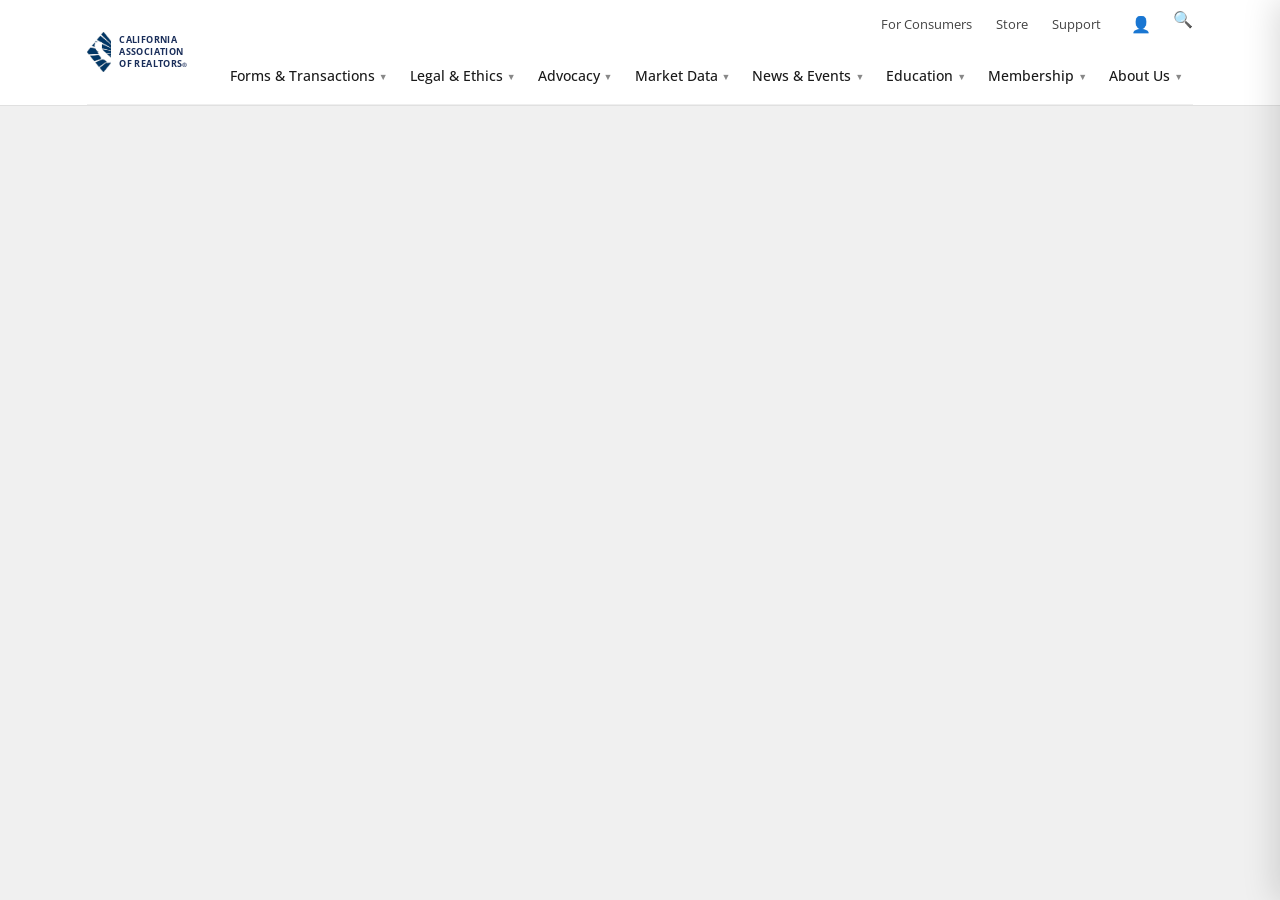
<file: car-navigation.html>
<!DOCTYPE html>
<html lang="en">
<head>
<link rel="preconnect" href="https://fonts.googleapis.com">
<link rel="preconnect" href="https://fonts.gstatic.com" crossorigin>
<link href="https://fonts.googleapis.com/css2?family=Open+Sans:wght@400;500;600;700&display=swap" rel="stylesheet">
<meta charset="UTF-8">
<meta name="viewport" content="width=device-width, initial-scale=1.0">
<title>C.A.R. Navigation Prototype</title>
<style>
  *, *::before, *::after { box-sizing: border-box; margin: 0; padding: 0; }

  :root {
    --car-navy: #1a2e5a;
    --car-navy-light: #243670;
    --car-gold: #f5a623;
    --car-purple: #5c4ac7;
    --car-purple-light: #ede9fb;
    --car-gray-100: #f7f7f7;
    --car-gray-200: #efefef;
    --car-gray-300: #e0e0e0;
    --car-gray-500: #888;
    --car-gray-700: #444;
    --car-text: #1a1a1a;
    --car-subtext: #555;
    --nav-height: 80px;
    --container: 1440px;
  }

  body {
    font-family: 'Open Sans', sans-serif;
    background: #f0f0f0;
    min-height: 100vh;
  }

  /* ── VIEWPORT SWITCHER ── */


  /* ── FRAME WRAPPER ── */
  

  /* DESKTOP FRAME */
  
  

  /* ── DESKTOP NAV ── */
  .desktop-nav {
    background: #fff;
    border-bottom: 1px solid var(--car-gray-300);
    z-index: 100;
    flex-shrink: 0;
  }
  /* 1440px centered wrapper inside the nav */
  .nav-grid-wrap {
    display: inline-grid;
    grid-template-columns: auto auto;
    grid-template-rows: auto auto;
    grid-template-areas:
      "logo utility"
      "logo primary";
    border-bottom: 1px solid var(--car-gray-200);
    position: relative;
  }

  .desktop-nav-inner {
    display: flex;
    justify-content: center;
  }
  .nav-logo-cell {
    grid-area: logo;
    display: flex;
    align-items: center;
    padding-right: 32px;
  }
  .nav-utility-cell {
    grid-area: utility;
    display: flex;
    justify-content: flex-end;
    align-items: center;
    gap: 24px;
    padding: 8px 0;
    font-size: 13px;
    color: var(--car-gray-700);
  }
  .nav-utility-cell a {
    color: var(--car-gray-700);
    text-decoration: none;
    cursor: pointer;
  }
  .nav-utility-cell a:hover { color: var(--car-navy); }
  .utility-icons { display: flex; gap: 16px; }
  .utility-icons span { cursor: pointer; font-size: 16px; color: var(--car-gray-700); }
  .account-icon-btn {
    background: none; border: none; cursor: pointer;
    font-size: 16px; color: var(--car-gray-700);
    display: flex; align-items: center; justify-content: center;
    width: 32px; height: 32px; border-radius: 4px;
    transition: color 0.15s, background 0.15s;
  }
  .account-icon-btn:hover { color: var(--car-navy); background: var(--car-gray-100); }
  .account-icon-btn:focus-visible { outline: 3px solid #005fcc; outline-offset: 2px; border-radius: 4px; }
  .nav-primary-cell {
    grid-area: primary;
    display: flex;
    align-items: center;
    justify-content: flex-end;
    height: 56px;
  }
  .logo-wrap {
    display: flex;
    align-items: center;
    gap: 8px;
    flex-shrink: 0;
    text-decoration: none;
  }
  .logo-img {
    height: 40px;
    width: auto;
    display: block;
  }
  .logo-text {
    font-size: 9px;
    line-height: 1.3;
    color: #1a2e5a;
    font-weight: 700;
    letter-spacing: 0.04em;
    text-transform: uppercase;
  }

  .main-nav-list {
    display: flex;
    list-style: none;
    gap: 2px;
  }
  .main-nav-list > li {
    position: static;
  }
  .main-nav-list > li > button {
    background: none;
    border: none;
    cursor: pointer;
    font-size: 13.5px;
    color: var(--car-text);
    padding: 6px 10px;
    border-radius: 4px;
    display: flex;
    align-items: center;
    gap: 4px;
    white-space: nowrap;
    font-family: inherit;
    font-weight: 500;
    transition: background 0.15s;
  }
  .main-nav-list > li > button:hover,
  .main-nav-list > li.open > button {
    background: var(--car-gray-100);
  }
  .main-nav-list > li > button .chevron {
    font-size: 9px;
    transition: transform 0.2s;
    color: var(--car-gray-500);
  }
  .main-nav-list > li.open > button .chevron {
    transform: rotate(180deg);
  }

  /* ── MEGA DROPDOWN ── */
  .mega-drop {
    display: none;
    position: absolute;
    top: 100%;
    left: 0;
    right: 0;
    background: #fff;
    border: 1px solid var(--car-gray-200);
    border-top: none;
    box-shadow: 0 8px 32px rgba(0,0,0,0.10);
    padding: 0;
    z-index: 200;
  }
  .mega-drop-inner {
    padding: 28px 40px 20px;
  }
  .main-nav-list > li.open .mega-drop { display: block; }

  .mega-drop-grid {
    display: grid;
    grid-template-columns: repeat(3, 1fr);
    gap: 0 40px;
  }

  .mega-section-label {
    font-size: 11px;
    font-weight: 600;
    text-transform: uppercase;
    letter-spacing: 0.08em;
    color: var(--car-gray-500);
    margin-bottom: 12px;
    grid-column: 1 / -1;
  }

  .drop-item {
    display: flex;
    align-items: flex-start;
    gap: 10px;
    padding: 10px 8px;
    border-radius: 6px;
    cursor: pointer;
    text-decoration: none;
    transition: background 0.15s;
  }
  .drop-item:hover { background: var(--car-gray-100); }
  .drop-item-icon {
    width: 20px;
    height: 20px;
    flex-shrink: 0;
    color: var(--car-navy);
    margin-top: 1px;
    font-size: 16px;
  }
  .drop-item-content {}
  .drop-item-title {
    font-size: 13.5px;
    font-weight: 600;
    color: var(--car-text);
    display: flex;
    align-items: center;
    gap: 6px;
  }
  .drop-item-desc {
    font-size: 12px;
    color: var(--car-subtext);
    margin-top: 2px;
    line-height: 1.4;
  }
  .lock-icon {
    font-size: 12px;
    color: var(--car-gray-500);
    margin-left: auto;
    flex-shrink: 0;
  }

  /* plain sub-links (no icon/desc) */
  .drop-sublinks {
    display: flex;
    flex-direction: column;
    gap: 0;
    padding-left: 30px;
    margin-top: -4px;
  }
  .drop-sublinks a {
    font-size: 13px;
    color: var(--car-subtext);
    text-decoration: none;
    padding: 5px 8px;
    border-radius: 4px;
  }
  .drop-sublinks a:hover { background: var(--car-gray-100); color: var(--car-text); }

  .mega-footer {
    border-top: 1px solid var(--car-gray-200);
    margin-top: 16px;
    padding-top: 14px;
    text-align: right;
  }
  .mega-footer a {
    font-size: 13px;
    color: var(--car-purple);
    font-weight: 600;
    text-decoration: none;
    display: inline-flex;
    align-items: center;
    gap: 6px;
  }
  .mega-footer a:hover { text-decoration: underline; }

  /* news-events has section headers inside grid */
  .mega-drop-section {
    display: contents;
  }

  /* ── HERO PLACEHOLDER ── */
  

  /* ── MOBILE NAV ── */
  .mobile-nav {
    background: #fff;
    border-bottom: 1px solid var(--car-gray-200);
    display: flex;
    align-items: center;
    justify-content: space-between;
    padding: 0 16px;
    height: 60px;
    position: relative;
    z-index: 100;
  }
  .mobile-logo { display: flex; align-items: center; gap: 6px; }
  .mobile-logo-svg { width: 36px; height: 36px; }
  .mobile-logo-text { font-size: 7.5px; font-weight: 700; color: var(--car-navy); text-transform: uppercase; letter-spacing: 0.04em; line-height: 1.3; }

  .mobile-nav-icons { display: flex; align-items: center; gap: 20px; }
  .mobile-nav-icons button {
    background: none;
    border: none;
    cursor: pointer;
    font-size: 20px;
    color: var(--car-gray-700);
    padding: 4px;
    line-height: 1;
  }

  /* Mobile hero */
  

  /* ── MOBILE MENU OVERLAY ── */
  .mobile-menu-overlay {
    display: none;
    position: absolute;
    top: 0; left: 0; right: 0; bottom: 0;
    background: #f0f0f0;
    z-index: 500;
    overflow-y: auto;
    flex-direction: column;
  }
  .mobile-menu-overlay.open { display: flex; }

  .mobile-menu-header {
    background: #fff;
    padding: 16px 20px;
    display: flex;
    align-items: center;
    justify-content: space-between;
    border-bottom: 1px solid var(--car-gray-200);
  }
  .mobile-menu-header h2 {
    font-size: 16px;
    font-weight: 700;
    color: var(--car-text);
  }
  .mobile-close-btn {
    background: none;
    border: none;
    font-size: 20px;
    cursor: pointer;
    color: var(--car-gray-700);
    line-height: 1;
    padding: 4px;
  }

  .mobile-menu-body {
    flex: 1;
    padding: 12px;
  }

  .mobile-accordion {
    background: #fff;
    border-radius: 10px;
    overflow: hidden;
    margin-bottom: 0;
  }

  .mobile-acc-item {
    border-bottom: 1px solid var(--car-gray-200);
  }
  .mobile-acc-item:last-child { border-bottom: none; }

  .mobile-acc-trigger {
    width: 100%;
    background: none;
    border: none;
    display: flex;
    align-items: center;
    justify-content: space-between;
    padding: 14px 16px;
    font-size: 14px;
    font-weight: 500;
    color: var(--car-text);
    cursor: pointer;
    font-family: inherit;
    text-align: left;
  }
  .mobile-acc-trigger .m-chevron {
    font-size: 13px;
    color: var(--car-gray-500);
    transition: transform 0.2s;
    flex-shrink: 0;
  }
  .mobile-acc-item.open .m-chevron { transform: rotate(180deg); }

  .mobile-acc-panel {
    display: none;
    padding: 4px 16px 16px;
  }
  .mobile-acc-item.open .mobile-acc-panel { display: block; }

  .mobile-section-label {
    font-size: 11px;
    font-weight: 600;
    text-transform: uppercase;
    letter-spacing: 0.07em;
    color: var(--car-gray-500);
    padding: 10px 0 6px;
  }

  .mobile-drop-item {
    display: flex;
    align-items: flex-start;
    gap: 10px;
    padding: 10px 0;
    border-bottom: 1px solid var(--car-gray-100);
    cursor: pointer;
  }
  .mobile-drop-item:last-of-type { border-bottom: none; }
  .mobile-drop-icon {
    font-size: 15px;
    color: var(--car-navy);
    flex-shrink: 0;
    margin-top: 1px;
    width: 18px;
    text-align: center;
  }
  .mobile-drop-title {
    font-size: 13.5px;
    font-weight: 600;
    color: var(--car-text);
    display: flex;
    align-items: center;
    justify-content: space-between;
    width: 100%;
  }
  .mobile-drop-desc {
    font-size: 12px;
    color: var(--car-subtext);
    margin-top: 2px;
    line-height: 1.4;
  }

  .mobile-explore-link {
    display: flex;
    align-items: center;
    justify-content: flex-end;
    gap: 6px;
    color: var(--car-purple);
    font-size: 13px;
    font-weight: 600;
    padding: 12px 0 4px;
    text-decoration: none;
    cursor: pointer;
  }

  /* flat links (For Consumers, Support) */
  .mobile-flat-item {
    padding: 14px 16px;
    font-size: 14px;
    font-weight: 500;
    color: var(--car-text);
    border-bottom: 1px solid var(--car-gray-200);
    cursor: pointer;
  }

  /* bottom bar */
  .mobile-bottom-bar {
    display: flex;
    border-top: 1px solid var(--car-gray-200);
    background: #fff;
    position: sticky;
    bottom: 0;
  }
  .mobile-bottom-bar a {
    flex: 1;
    display: flex;
    align-items: center;
    justify-content: center;
    gap: 8px;
    padding: 14px;
    font-size: 13px;
    font-weight: 500;
    color: var(--car-text);
    text-decoration: none;
    cursor: pointer;
  }
  .mobile-bottom-bar a + a { border-left: 1px solid var(--car-gray-200); }
  .mobile-bottom-bar a:hover { background: var(--car-gray-100); }

  /* ── SHOW/HIDE FRAMES ── */

  .drop-backdrop.active { display: block; }

/* ══════════════════════════════
   ACCOUNT PANEL
══════════════════════════════ */

/* Backdrop */
.account-backdrop {
  display: none;
  position: absolute;
  inset: 0;
  background: rgba(0,0,0,0.45);
  z-index: 300;
  cursor: pointer;
  border-radius: 8px;
}
.account-backdrop.open { display: block; }

/* Panel */
.account-panel {
  position: absolute;
  top: 0;
  right: 0;
  bottom: 0;
  width: 320px;
  background: var(--car-gray-100);
  box-shadow: -4px 0 32px rgba(0,0,0,0.15);
  z-index: 400;
  display: flex;
  flex-direction: column;
  transform: translateX(100%);
  transition: transform 0.3s cubic-bezier(0.4, 0, 0.2, 1);
  overflow-y: auto;
}
.account-panel.open { transform: translateX(0); }

/* Panel header */
.account-panel-header {
  display: flex;
  align-items: center;
  justify-content: space-between;
  padding: 20px 24px 16px;
  background: var(--car-navy);
  flex-shrink: 0;
}
.account-panel-user {
  display: flex;
  align-items: center;
  gap: 12px;
}
.account-panel-avatar {
  width: 44px;
  height: 44px;
  border-radius: 50%;
  background: rgba(255,255,255,0.2);
  display: flex;
  align-items: center;
  justify-content: center;
  font-size: 18px;
  color: #fff;
  flex-shrink: 0;
}
.account-panel-name {
  font-size: 15px;
  font-weight: 700;
  color: #fff;
  line-height: 1.3;
}
.account-panel-badge {
  display: inline-block;
  font-size: 10px;
  font-weight: 600;
  text-transform: uppercase;
  letter-spacing: 0.06em;
  color: var(--car-navy);
  background: var(--car-gold);
  padding: 2px 8px;
  border-radius: 20px;
  margin-top: 4px;
}
.account-panel-close {
  display: flex;
  align-items: center;
  justify-content: center;
  width: 44px;
  height: 44px;
  background: transparent;
  border: none;
  color: rgba(255,255,255,0.8);
  font-size: 20px;
  cursor: pointer;
  border-radius: 4px;
  flex-shrink: 0;
  transition: background 0.15s, color 0.15s;
}
.account-panel-close:hover { background: rgba(255,255,255,0.1); color: #fff; }
.account-panel-close:focus-visible { outline: 3px solid #fff; outline-offset: 2px; border-radius: 4px; }

/* Panel body */
.account-panel-body {
  flex: 1;
  padding: 8px 0;
  overflow-y: auto;
}

/* Section label */
.account-panel-section {
  font-size: 10px;
  font-weight: 700;
  text-transform: uppercase;
  letter-spacing: 0.08em;
  color: var(--car-gray-500);
  padding: 16px 24px 6px;
}

/* Links and action items */
.account-panel-item {
  display: flex;
  align-items: center;
  gap: 12px;
  padding: 0 24px;
  min-height: 44px;
  font-size: 14px;
  font-weight: 500;
  color: var(--car-text);
  text-decoration: none;
  background: transparent;
  border: none;
  width: 100%;
  text-align: left;
  cursor: pointer;
  font-family: inherit;
  transition: background 0.12s;
}
.account-panel-item:hover { background: var(--car-gray-200); }
.account-panel-item:focus-visible {
  outline: 3px solid #005fcc;
  outline-offset: -3px;
  border-radius: 2px;
}
.account-panel-item-icon {
  font-size: 16px;
  width: 20px;
  text-align: center;
  flex-shrink: 0;
  opacity: 0.7;
}

/* Divider */
.account-panel-divider {
  height: 1px;
  background: var(--car-gray-300);
  margin: 8px 24px;
}

/* Panel footer — sign out */
.account-panel-footer {
  padding: 12px 16px;
  border-top: 1px solid var(--car-gray-300);
  flex-shrink: 0;
}
.account-panel-signout {
  display: flex;
  align-items: center;
  gap: 12px;
  padding: 0 8px;
  min-height: 44px;
  width: 100%;
  background: transparent;
  border: 1.5px solid #c0392b;
  border-radius: 6px;
  color: #c0392b;
  font-family: inherit;
  font-size: 14px;
  font-weight: 600;
  cursor: pointer;
  transition: background 0.15s, color 0.15s;
}
.account-panel-signout:hover { background: #c0392b; color: #fff; }
.account-panel-signout:focus-visible { outline: 3px solid #c0392b; outline-offset: 3px; border-radius: 6px; }


/* ══ ACCOUNT PANEL: MOBILE BOTTOM SHEET ══ */
@media (max-width: 768px) {

  /* Backdrop: fixed to viewport on mobile */
  .account-backdrop {
    position: fixed;
    border-radius: 0;
  }

  /* Panel becomes a bottom sheet */
  .account-panel {
    position: fixed;
    top: auto;
    left: 0;
    right: 0;
    bottom: 0;
    width: 100%;
    max-height: 85vh;
    border-radius: 16px 16px 0 0;
    transform: translateY(100%);
    transition: transform 0.35s cubic-bezier(0.4, 0, 0.2, 1);
    overflow-y: auto;
  }
  .account-panel.open {
    transform: translateY(0);
  }

  /* Drag handle indicator */
  .account-panel-header::before {
    content: '';
    display: block;
    position: absolute;
    top: 10px;
    left: 50%;
    transform: translateX(-50%);
    width: 36px;
    height: 4px;
    border-radius: 2px;
    background: rgba(255,255,255,0.35);
  }
  .account-panel-header {
    position: relative;
    padding-top: 28px;
  }

  /* Close button becomes a back/down chevron */
  .account-panel-close::before {
    content: ⌄;
    font-size: 24px;
    line-height: 1;
  }
  .account-panel-close {
    font-size: 0; /* hide the ✕ text, show pseudo instead */
  }
}


/* ── RESPONSIVE: swap desktop/mobile nav ── */
.mobile-nav { display: none; }
.desktop-nav { display: block; }
@media (max-width: 768px) {
  .desktop-nav { display: none; }
  .mobile-nav { display: flex; }
}


/* ══ MOBILE MENU: IN-PLACE ACCOUNT SLIDE ══ */
.mobile-menu-viewport {
  display: flex;
  flex: 1;
  overflow: hidden;
  min-height: 0;
}
.mobile-menu-views {
  display: flex;
  width: 200%;
  flex: 1;
  transition: transform 0.3s cubic-bezier(0.4, 0, 0.2, 1);
}
.mobile-menu-view {
  width: 50%;
  display: flex;
  flex-direction: column;
  overflow: hidden;
  flex-shrink: 0;
}
.mobile-menu-view .mobile-menu-body {
  flex: 1;
  overflow-y: auto;
  -webkit-overflow-scrolling: touch;
}
.mobile-menu-view .mobile-bottom-bar { flex-shrink: 0; }

/* Slide to account view */
#mobile-menu.show-account .mobile-menu-views { transform: translateX(-50%); }

/* Header title switching */
.mobile-menu-title-account { display: none; }
#mobile-menu.show-account .mobile-menu-title-menu { display: none; }
#mobile-menu.show-account .mobile-menu-title-account { display: block; }

/* Back button */
.mobile-back-btn {
  display: none;
  align-items: center;
  justify-content: center;
  width: 44px; height: 44px;
  background: transparent; border: none;
  font-size: 20px; cursor: pointer;
  color: var(--car-text); border-radius: 4px;
}
.mobile-back-btn:hover { background: var(--car-gray-100); }
.mobile-back-btn:focus-visible { outline: 3px solid #005fcc; outline-offset: 2px; border-radius: 4px; }
#mobile-menu.show-account .mobile-back-btn { display: flex; }
#mobile-menu.show-account .mobile-close-btn { display: none; }

/* Account view inside menu */
.mobile-account-view .account-panel-header { flex-shrink: 0; }
.mobile-account-view .account-panel-body { flex: 1; overflow-y: auto; }
.mobile-account-view .account-panel-footer { flex-shrink: 0; }

/* Hide bottom bar when account view active */
#mobile-menu.show-account .mobile-bottom-bar { display: none; }

/* My Account button in bottom bar */
.mobile-bottom-bar button {
  flex: 1;
  display: flex; align-items: center; justify-content: center; gap: 6px;
  min-height: 44px;
  background: none; border: none; border-left: 1px solid var(--car-gray-200);
  cursor: pointer; font-family: inherit; font-size: inherit;
  font-weight: 600; color: var(--car-text);
}
.mobile-bottom-bar button:hover { background: var(--car-gray-100); }
.mobile-bottom-bar button:focus-visible { outline: 3px solid #005fcc; outline-offset: -3px; }

</style>
</head>
<body>


<div class="drop-backdrop" id="backdrop" onclick="closeAll()"></div>



<!-- ══════════════════════════════
     ACCOUNT PANEL
     SC 2.1.1: focus trap while open
     SC 2.5.8: all targets 44px min
     SC 1.3.1: role="dialog"
     SC 4.1.2: aria-labelledby
══════════════════════════════ -->
<div class="account-backdrop" id="account-backdrop" onclick="closeAccountPanel()" aria-hidden="true"></div>

<aside
  class="account-panel"
  id="account-panel"
  role="dialog"
  aria-modal="true"
  aria-labelledby="account-panel-title"
  aria-hidden="true"
>
  <!-- Header -->
  <div class="account-panel-header">
    <div class="account-panel-user">
      <div class="account-panel-avatar" aria-hidden="true">👤</div>
      <div>
        <div class="account-panel-name" id="account-panel-title">Sarah Mitchell</div>
        <span class="account-panel-badge">REALTOR® Member</span>
      </div>
    </div>
    <button class="account-panel-close" onclick="closeAccountPanel()" aria-label="Close account panel">✕</button>
  </div>

  <!-- Body -->
  <div class="account-panel-body">

    <p class="account-panel-section">My Account</p>
    <a href="#" class="account-panel-item"><span class="account-panel-item-icon">👤</span> Profile &amp; Settings</a>
    <a href="#" class="account-panel-item"><span class="account-panel-item-icon">🔑</span> Change Password</a>
    <a href="#" class="account-panel-item"><span class="account-panel-item-icon">💳</span> Membership &amp; Billing</a>
    <a href="#" class="account-panel-item"><span class="account-panel-item-icon">🔔</span> Notification Preferences</a>

    <div class="account-panel-divider"></div>

    <p class="account-panel-section">Quick Links</p>
    <a href="#" class="account-panel-item"><span class="account-panel-item-icon">📄</span> My Forms &amp; Transactions</a>
    <a href="#" class="account-panel-item"><span class="account-panel-item-icon">📚</span> My Education &amp; Courses</a>
    <a href="#" class="account-panel-item"><span class="account-panel-item-icon">📅</span> My Event Registrations</a>
    <a href="#" class="account-panel-item"><span class="account-panel-item-icon">⭐</span> Saved Resources</a>
    <a href="#" class="account-panel-item"><span class="account-panel-item-icon">📊</span> My Market Reports</a>

    <div class="account-panel-divider"></div>

    <p class="account-panel-section">Member Tools</p>
    <a href="#" class="account-panel-item"><span class="account-panel-item-icon">🏠</span> zipForm® Edition</a>
    <a href="#" class="account-panel-item"><span class="account-panel-item-icon">🛡</span> REALTOR® Secure Transaction</a>
    <a href="#" class="account-panel-item"><span class="account-panel-item-icon">📱</span> C.A.R. Mobile App</a>

  </div>

  <!-- Footer: sign out -->
  <div class="account-panel-footer">
    <button class="account-panel-signout" onclick="closeAccountPanel()">
      <span aria-hidden="true">⎋</span> Sign Out
    </button>
  </div>
</aside>


    <nav class="desktop-nav">
      <div class="desktop-nav-inner">
        <div class="nav-grid-wrap">
        <!-- Col 1: Logo (spans both rows) -->
        <div class="nav-logo-cell">
          <a class="logo-wrap" href="#">
          <img class="logo-img" src="[data-uri]" alt="C.A.R. icon">
          <div class="logo-text">California<br>Association<br>of Realtors<span style="font-size:6px">&#174;</span></div>
        </a>
        </div>
        <!-- Col 2 Row 1: Utility nav -->
        <div class="nav-utility-cell">
          <a>For Consumers</a>
          <a>Store</a>
          <a>Support</a>
          <div class="utility-icons">
            <button class="account-icon-btn" onclick="openAccountPanel()" aria-label="Open account panel" aria-haspopup="dialog" aria-expanded="false" id="account-trigger">👤</button>
            <span title="Search">🔍</span>
          </div>
        </div>
        <!-- Col 2 Row 2: Primary nav -->
        <div class="nav-primary-cell">
          <ul class="main-nav-list" id="desktop-nav-list">

          <!-- 1. Forms & Transactions -->
          <li id="nav-forms">
            <button onclick="toggleDrop('nav-forms')">
              Forms &amp; Transactions <span class="chevron">▼</span>
            </button>
            <div class="mega-drop">
              <div class="mega-drop-inner"><div class="mega-drop-grid">
                <div><a class="drop-item" href="#"><span class="drop-item-icon">🛡</span><div class="drop-item-content"><div class="drop-item-title">REALTOR® Secure Transactions</div><div class="drop-item-desc">Lorem ipsum dolor sit amet, consectetur adipiscing elit.</div></div></a><a class="drop-item" href="#"><span class="drop-item-icon">🔄</span><div class="drop-item-content"><div class="drop-item-title">Transactions – zipForm Edition</div><div class="drop-item-desc">Lorem ipsum dolor sit amet, consectetur adipiscing elit.</div></div></a><div class="drop-sublinks"><a href="#">Transaction Products</a><a href="#">Service Providers</a><a href="#">Forms Libraries</a><a href="#">Training and Support</a></div></div>
                <div><a class="drop-item" href="#"><span class="drop-item-icon">📄</span><div class="drop-item-content"><div class="drop-item-title">Standard Forms <span class="lock-icon">🔒</span></div><div class="drop-item-desc">Lorem ipsum dolor sit amet, consectetur adipiscing elit.</div></div></a><a class="drop-item" href="#"><span class="drop-item-icon">📋</span><div class="drop-item-content"><div class="drop-item-title">Transaction Coordinator Directory</div><div class="drop-item-desc">Lorem ipsum dolor sit amet, consectetur adipiscing elit.</div></div></a><a class="drop-item" href="#"><span class="drop-item-icon">🤝</span><div class="drop-item-content"><div class="drop-item-title">Partner Program</div><div class="drop-item-desc">Lorem ipsum dolor sit amet, consectetur adipiscing elit.</div></div></a></div>
                <div></div>
              </div>
              <div class="mega-footer"><a href="#">Explore Forms &amp; Transactions →</a></div></div>
            </div>
          </li>

          <!-- 2. Legal & Ethics -->
          <li id="nav-legal">
            <button onclick="toggleDrop('nav-legal')">
              Legal &amp; Ethics <span class="chevron">▼</span>
            </button>
            <div class="mega-drop">
              <div class="mega-drop-inner"><div class="mega-drop-grid">
                <div><a class="drop-item" href="#"><span class="drop-item-icon">⚖️</span><div class="drop-item-content"><div class="drop-item-title">Legal Q&amp;As</div><div class="drop-item-desc">Lorem ipsum dolor sit amet, consectetur adipiscing elit.</div></div></a><a class="drop-item" href="#"><span class="drop-item-icon">📰</span><div class="drop-item-content"><div class="drop-item-title">New Laws <span class="lock-icon">🔒</span></div><div class="drop-item-desc">Lorem ipsum dolor sit amet, consectetur adipiscing elit.</div></div></a><a class="drop-item" href="#"><span class="drop-item-icon">📊</span><div class="drop-item-content"><div class="drop-item-title">Disclosure Charts <span class="lock-icon">🔒</span></div><div class="drop-item-desc">Lorem ipsum dolor sit amet, consectetur adipiscing elit.</div></div></a></div>
                <div><a class="drop-item" href="#"><span class="drop-item-icon">📖</span><div class="drop-item-content"><div class="drop-item-title">Quick Guides <span class="lock-icon">🔒</span></div><div class="drop-item-desc">Lorem ipsum dolor sit amet, consectetur adipiscing elit.</div></div></a><a class="drop-item" href="#"><span class="drop-item-icon">🎥</span><div class="drop-item-content"><div class="drop-item-title">Live Legal Webinars <span class="lock-icon">🔒</span></div><div class="drop-item-desc">Lorem ipsum dolor sit amet, consectetur adipiscing elit.</div></div></a><a class="drop-item" href="#"><span class="drop-item-icon">📁</span><div class="drop-item-content"><div class="drop-item-title">Cases &amp; Resources <span class="lock-icon">🔒</span></div><div class="drop-item-desc">Lorem ipsum dolor sit amet, consectetur adipiscing elit.</div></div></a></div>
                <div><a class="drop-item" href="#"><span class="drop-item-icon">🏛</span><div class="drop-item-content"><div class="drop-item-title">MLS Rules <span class="lock-icon">🔒</span></div><div class="drop-item-desc">Lorem ipsum dolor sit amet, consectetur adipiscing elit.</div></div></a><a class="drop-item" href="#"><span class="drop-item-icon">🏅</span><div class="drop-item-content"><div class="drop-item-title">Professional Standards / Ethics</div><div class="drop-item-desc">Lorem ipsum dolor sit amet, consectetur adipiscing elit.</div></div></a></div>
              </div>
              <div class="mega-footer"><a href="#">Explore Legal &amp; Ethics →</a></div></div>
            </div>
          </li>

          <!-- 3. Advocacy -->
          <li id="nav-advocacy">
            <button onclick="toggleDrop('nav-advocacy')">
              Advocacy <span class="chevron">▼</span>
            </button>
            <div class="mega-drop">
              <div class="mega-drop-inner"><div class="mega-drop-grid">
                <div><a class="drop-item" href="#"><span class="drop-item-icon">🏛</span><div class="drop-item-content"><div class="drop-item-title">Federal</div><div class="drop-item-desc">Lorem ipsum dolor sit amet, consectetur adipiscing elit.</div></div></a><a class="drop-item" href="#"><span class="drop-item-icon">🗺</span><div class="drop-item-content"><div class="drop-item-title">State</div><div class="drop-item-desc">Lorem ipsum dolor sit amet, consectetur adipiscing elit.</div></div></a><a class="drop-item" href="#"><span class="drop-item-icon">📍</span><div class="drop-item-content"><div class="drop-item-title">Local</div><div class="drop-item-desc">Lorem ipsum dolor sit amet, consectetur adipiscing elit.</div></div></a></div>
                <div><a class="drop-item" href="#"><span class="drop-item-icon">💰</span><div class="drop-item-content"><div class="drop-item-title">PACs and RAF <span class="lock-icon">🔒</span></div><div class="drop-item-desc">Lorem ipsum dolor sit amet, consectetur adipiscing elit.</div></div></a><a class="drop-item" href="#"><span class="drop-item-icon">🎤</span><div class="drop-item-content"><div class="drop-item-title">Get Involved</div><div class="drop-item-desc">Lorem ipsum dolor sit amet, consectetur adipiscing elit.</div></div></a></div>
                <div></div>
              </div>
              <div class="mega-footer"><a href="#">Explore Advocacy →</a></div></div>
            </div>
          </li>

          <!-- 4. Market Data -->
          <li id="nav-market">
            <button onclick="toggleDrop('nav-market')">
              Market Data <span class="chevron">▼</span>
            </button>
            <div class="mega-drop">
              <div class="mega-drop-inner"><div class="mega-drop-grid">
                <div><a class="drop-item" href="#"><span class="drop-item-icon">📰</span><div class="drop-item-content"><div class="drop-item-title">Market News</div><div class="drop-item-desc">Lorem ipsum dolor sit amet, consectetur adipiscing elit.</div></div></a><a class="drop-item" href="#"><span class="drop-item-icon">🏠</span><div class="drop-item-content"><div class="drop-item-title">Housing Statistics</div><div class="drop-item-desc">Lorem ipsum dolor sit amet, consectetur adipiscing elit.</div></div></a></div>
                <div><a class="drop-item" href="#"><span class="drop-item-icon">📑</span><div class="drop-item-content"><div class="drop-item-title">Surveys &amp; Reports</div><div class="drop-item-desc">Lorem ipsum dolor sit amet, consectetur adipiscing elit.</div></div></a><a class="drop-item" href="#"><span class="drop-item-icon">📈</span><div class="drop-item-content"><div class="drop-item-title">Interactive Market Stats</div><div class="drop-item-desc">Lorem ipsum dolor sit amet, consectetur adipiscing elit.</div></div></a></div>
                <div></div>
              </div>
              <div class="mega-footer"><a href="#">Explore Market Data →</a></div></div>
            </div>
          </li>

          <!-- 5. News & Events -->
          <li id="nav-news">
            <button onclick="toggleDrop('nav-news')">
              News &amp; Events <span class="chevron">▼</span>
            </button>
            <div class="mega-drop">
              <div class="mega-drop-inner"><div class="mega-drop-grid">
                <div><div class="mega-section-label" style="grid-column:auto">News</div><a class="drop-item" href="#"><span class="drop-item-icon">📡</span><div class="drop-item-content"><div class="drop-item-title">News Releases</div><div class="drop-item-desc">Lorem ipsum dolor sit amet, consectetur adipiscing elit.</div></div></a><a class="drop-item" href="#"><span class="drop-item-icon">🖼</span><div class="drop-item-content"><div class="drop-item-title">Media Library</div><div class="drop-item-desc">Lorem ipsum dolor sit amet, consectetur adipiscing elit.</div></div></a><a class="drop-item" href="#"><span class="drop-item-icon">💡</span><div class="drop-item-content"><div class="drop-item-title">Smart Zone</div><div class="drop-item-desc">Lorem ipsum dolor sit amet, consectetur adipiscing elit.</div></div></a><a class="drop-item" href="#"><span class="drop-item-icon">✉️</span><div class="drop-item-content"><div class="drop-item-title">Newsletter Sign-up</div><div class="drop-item-desc">Lorem ipsum dolor sit amet, consectetur adipiscing elit.</div></div></a></div>
                <div><div class="mega-section-label" style="grid-column:auto">Events</div><a class="drop-item" href="#"><span class="drop-item-icon">🤝</span><div class="drop-item-content"><div class="drop-item-title">C.A.R. Business Meetings</div><div class="drop-item-desc">Lorem ipsum dolor sit amet, consectetur adipiscing elit.</div></div></a><a class="drop-item" href="#"><span class="drop-item-icon">🏢</span><div class="drop-item-content"><div class="drop-item-title">REimagine</div><div class="drop-item-desc">Lorem ipsum dolor sit amet, consectetur adipiscing elit.</div></div></a><a class="drop-item" href="#"><span class="drop-item-icon">📅</span><div class="drop-item-content"><div class="drop-item-title">Calendar</div><div class="drop-item-desc">Lorem ipsum dolor sit amet, consectetur adipiscing elit.</div></div></a></div>
                <div><div class="mega-section-label" style="grid-column:auto">&nbsp;</div><a class="drop-item" href="#"><span class="drop-item-icon">🌐</span><div class="drop-item-content"><div class="drop-item-title">Outreach</div><div class="drop-item-desc">Lorem ipsum dolor sit amet, consectetur adipiscing elit.</div></div></a><a class="drop-item" href="#"><span class="drop-item-icon">🏛</span><div class="drop-item-content"><div class="drop-item-title">NAR Meetings</div><div class="drop-item-desc">Lorem ipsum dolor sit amet, consectetur adipiscing elit.</div></div></a></div>
              </div>
              <div class="mega-footer"><a href="#">Explore News &amp; Events →</a></div></div>
            </div>
          </li>

          <!-- 6. Education -->
          <li id="nav-education">
            <button onclick="toggleDrop('nav-education')">
              Education <span class="chevron">▼</span>
            </button>
            <div class="mega-drop">
              <div class="mega-drop-inner"><div class="mega-drop-grid">
                <div><a class="drop-item" href="#"><span class="drop-item-icon">🎓</span><div class="drop-item-content"><div class="drop-item-title">Real Estate License Renewal</div><div class="drop-item-desc">Lorem ipsum dolor sit amet, consectetur adipiscing elit.</div></div></a><a class="drop-item" href="#"><span class="drop-item-icon">📜</span><div class="drop-item-content"><div class="drop-item-title">Get Your License</div><div class="drop-item-desc">Lorem ipsum dolor sit amet, consectetur adipiscing elit.</div></div></a><a class="drop-item" href="#"><span class="drop-item-icon">🏠</span><div class="drop-item-content"><div class="drop-item-title">Real Estate Courses</div><div class="drop-item-desc">Lorem ipsum dolor sit amet, consectetur adipiscing elit.</div></div></a></div>
                <div><a class="drop-item" href="#"><span class="drop-item-icon">🏫</span><div class="drop-item-content"><div class="drop-item-title">NMLS Approved Education</div><div class="drop-item-desc">Lorem ipsum dolor sit amet, consectetur adipiscing elit.</div></div></a></div>
                <div></div>
              </div>
              <div class="mega-footer"><a href="#">Explore Education →</a></div></div>
            </div>
          </li>

          <!-- 7. Membership -->
          <li id="nav-membership">
            <button onclick="toggleDrop('nav-membership')">
              Membership <span class="chevron">▼</span>
            </button>
            <div class="mega-drop">
              <div class="mega-drop-inner"><div class="mega-drop-grid">
                <div><a class="drop-item" href="#"><span class="drop-item-icon">⭐</span><div class="drop-item-content"><div class="drop-item-title">Member Benefits</div><div class="drop-item-desc">Lorem ipsum dolor sit amet, consectetur adipiscing elit.</div></div></a><a class="drop-item" href="#"><span class="drop-item-icon">🏠</span><div class="drop-item-content"><div class="drop-item-title">Homeowners Insurance</div><div class="drop-item-desc">Lorem ipsum dolor sit amet, consectetur adipiscing elit.</div></div></a><a class="drop-item" href="#"><span class="drop-item-icon">📣</span><div class="drop-item-content"><div class="drop-item-title">Campaigns</div><div class="drop-item-desc">Lorem ipsum dolor sit amet, consectetur adipiscing elit.</div></div></a></div>
                <div><a class="drop-item" href="#"><span class="drop-item-icon">👥</span><div class="drop-item-content"><div class="drop-item-title">For Brokers/Managers</div><div class="drop-item-desc">Lorem ipsum dolor sit amet, consectetur adipiscing elit.</div></div></a><a class="drop-item" href="#"><span class="drop-item-icon">🤝</span><div class="drop-item-content"><div class="drop-item-title">For Teams</div><div class="drop-item-desc">Lorem ipsum dolor sit amet, consectetur adipiscing elit.</div></div></a><a class="drop-item" href="#"><span class="drop-item-icon">🌟</span><div class="drop-item-content"><div class="drop-item-title">For New Members</div><div class="drop-item-desc">Lorem ipsum dolor sit amet, consectetur adipiscing elit.</div></div></a></div>
                <div></div>
              </div>
              <div class="mega-footer"><a href="#">Explore Membership →</a></div></div>
            </div>
          </li>

          <!-- 8. About Us -->
          <li id="nav-about">
            <button onclick="toggleDrop('nav-about')">
              About Us <span class="chevron">▼</span>
            </button>
            <div class="mega-drop">
              <div class="mega-drop-inner"><div class="mega-drop-grid">
                <div><a class="drop-item" href="#"><span class="drop-item-icon">👑</span><div class="drop-item-content"><div class="drop-item-title">2026 C.A.R. Leadership Team</div><div class="drop-item-desc">Lorem ipsum dolor sit amet, consectetur adipiscing elit.</div></div></a><a class="drop-item" href="#"><span class="drop-item-icon">❤️</span><div class="drop-item-content"><div class="drop-item-title">Charitable Initiatives</div><div class="drop-item-desc">Lorem ipsum dolor sit amet, consectetur adipiscing elit.</div></div></a><a class="drop-item" href="#"><span class="drop-item-icon">🏠</span><div class="drop-item-content"><div class="drop-item-title">Fair Housing</div><div class="drop-item-desc">Lorem ipsum dolor sit amet, consectetur adipiscing elit.</div></div></a></div>
                <div><a class="drop-item" href="#"><span class="drop-item-icon">🌍</span><div class="drop-item-content"><div class="drop-item-title">Diversity and Inclusion Programs</div><div class="drop-item-desc">Lorem ipsum dolor sit amet, consectetur adipiscing elit.</div></div></a><a class="drop-item" href="#"><span class="drop-item-icon">🏫</span><div class="drop-item-content"><div class="drop-item-title">CCRE</div><div class="drop-item-desc">Lorem ipsum dolor sit amet, consectetur adipiscing elit.</div></div></a></div>
                <div></div>
              </div>
              <div class="mega-footer"><a href="#">Explore About Us →</a></div></div>
            </div>
          </li>

        </ul>
        </div><!-- /nav-grid-wrap -->
      </div><!-- /desktop-nav-inner -->
    </nav>

    <!-- top nav bar -->
    <nav class="mobile-nav">
      <div class="mobile-logo"><img class="logo-img" src="[data-uri]" alt="C.A.R. icon" style="height:36px;width:auto;"><div class="mobile-logo-text">California<br>Association<br>of Realtors&#174;</div></div>
      <div class="mobile-nav-icons">
        <button aria-label="Search">🔍</button>
        <button aria-label="Open menu" onclick="openMobileMenu()">☰</button>
      </div>
    </nav>

    <!-- hero -->

    <!-- MOBILE MENU OVERLAY -->
    <div class="mobile-menu-overlay" id="mobile-menu">
      <!-- Header: title switches between Menu and My Account -->
      <div class="mobile-menu-header">
        <button class="mobile-back-btn" onclick="mobileMenuBack()" aria-label="Back to menu">‹</button>
        <h2 class="mobile-menu-title-menu">Menu</h2>
        <h2 class="mobile-menu-title-account">My Account</h2>
        <button class="mobile-close-btn" onclick="closeMobileMenu()" aria-label="Close menu">✕</button>
      </div>

      <!-- Two-view viewport -->
      <div class="mobile-menu-viewport">
        <div class="mobile-menu-views" id="mobile-menu-views">

          <!-- View 1: Main nav -->
          <div class="mobile-menu-view">
            <div class="mobile-menu-body">
              <div class="mobile-accordion">

          <!-- Forms & Transactions -->
          <div class="mobile-acc-item" id="m-forms">
            <button class="mobile-acc-trigger" onclick="toggleMobile('m-forms')">
              Forms &amp; Transactions <span class="m-chevron">▾</span>
            </button>
            <div class="mobile-acc-panel">
              <div class="mobile-drop-item"><span class="mobile-drop-icon">🛡</span><div><div class="mobile-drop-title">REALTOR® Secure Transactions</div><div class="mobile-drop-desc">Lorem ipsum dolor sit amet, consectetur adipiscing elit.</div></div></div>
              <div class="mobile-drop-item"><span class="mobile-drop-icon">🔄</span><div><div class="mobile-drop-title">Transactions – zipForm Edition</div><div class="mobile-drop-desc">Lorem ipsum dolor sit amet, consectetur adipiscing elit.</div></div></div>
              <div class="mobile-drop-item"><span class="mobile-drop-icon">📄</span><div><div class="mobile-drop-title">Standard Forms <span style="color:#888;font-size:11px;margin-left:4px">🔒</span></div><div class="mobile-drop-desc">Lorem ipsum dolor sit amet, consectetur adipiscing elit.</div></div></div>
              <div class="mobile-drop-item"><span class="mobile-drop-icon">📋</span><div><div class="mobile-drop-title">Transaction Coordinator Directory</div><div class="mobile-drop-desc">Lorem ipsum dolor sit amet, consectetur adipiscing elit.</div></div></div>
              <div class="mobile-drop-item"><span class="mobile-drop-icon">🤝</span><div><div class="mobile-drop-title">Partner Program</div><div class="mobile-drop-desc">Lorem ipsum dolor sit amet, consectetur adipiscing elit.</div></div></div>
              <a class="mobile-explore-link" href="#">Explore Forms &amp; Transactions →</a>
            </div>
          </div>

          <!-- Legal & Ethics -->
          <div class="mobile-acc-item" id="m-legal">
            <button class="mobile-acc-trigger" onclick="toggleMobile('m-legal')">
              Legal &amp; Ethics <span class="m-chevron">▾</span>
            </button>
            <div class="mobile-acc-panel">
              <div class="mobile-drop-item"><span class="mobile-drop-icon">⚖️</span><div><div class="mobile-drop-title">Legal Q&amp;As</div><div class="mobile-drop-desc">Lorem ipsum dolor sit amet, consectetur adipiscing elit.</div></div></div>
              <div class="mobile-drop-item"><span class="mobile-drop-icon">📰</span><div><div class="mobile-drop-title">New Laws <span style="color:#888;font-size:11px">🔒</span></div><div class="mobile-drop-desc">Lorem ipsum dolor sit amet, consectetur adipiscing elit.</div></div></div>
              <div class="mobile-drop-item"><span class="mobile-drop-icon">📊</span><div><div class="mobile-drop-title">Disclosure Charts <span style="color:#888;font-size:11px">🔒</span></div><div class="mobile-drop-desc">Lorem ipsum dolor sit amet, consectetur adipiscing elit.</div></div></div>
              <div class="mobile-drop-item"><span class="mobile-drop-icon">📖</span><div><div class="mobile-drop-title">Quick Guides <span style="color:#888;font-size:11px">🔒</span></div><div class="mobile-drop-desc">Lorem ipsum dolor sit amet, consectetur adipiscing elit.</div></div></div>
              <div class="mobile-drop-item"><span class="mobile-drop-icon">🎥</span><div><div class="mobile-drop-title">Live Legal Webinars <span style="color:#888;font-size:11px">🔒</span></div><div class="mobile-drop-desc">Lorem ipsum dolor sit amet, consectetur adipiscing elit.</div></div></div>
              <div class="mobile-drop-item"><span class="mobile-drop-icon">📁</span><div><div class="mobile-drop-title">Cases &amp; Resources <span style="color:#888;font-size:11px">🔒</span></div><div class="mobile-drop-desc">Lorem ipsum dolor sit amet, consectetur adipiscing elit.</div></div></div>
              <div class="mobile-drop-item"><span class="mobile-drop-icon">🏛</span><div><div class="mobile-drop-title">MLS Rules <span style="color:#888;font-size:11px">🔒</span></div><div class="mobile-drop-desc">Lorem ipsum dolor sit amet, consectetur adipiscing elit.</div></div></div>
              <a class="mobile-explore-link" href="#">Explore Legal &amp; Ethics →</a>
            </div>
          </div>

          <!-- Advocacy -->
          <div class="mobile-acc-item" id="m-advocacy">
            <button class="mobile-acc-trigger" onclick="toggleMobile('m-advocacy')">
              Advocacy <span class="m-chevron">▾</span>
            </button>
            <div class="mobile-acc-panel">
              <div class="mobile-drop-item"><span class="mobile-drop-icon">🏛</span><div><div class="mobile-drop-title">Federal</div><div class="mobile-drop-desc">Lorem ipsum dolor sit amet, consectetur adipiscing elit.</div></div></div>
              <div class="mobile-drop-item"><span class="mobile-drop-icon">🗺</span><div><div class="mobile-drop-title">State</div><div class="mobile-drop-desc">Lorem ipsum dolor sit amet, consectetur adipiscing elit.</div></div></div>
              <div class="mobile-drop-item"><span class="mobile-drop-icon">📍</span><div><div class="mobile-drop-title">Local</div><div class="mobile-drop-desc">Lorem ipsum dolor sit amet, consectetur adipiscing elit.</div></div></div>
              <div class="mobile-drop-item"><span class="mobile-drop-icon">💰</span><div><div class="mobile-drop-title">PACs and RAF <span style="color:#888;font-size:11px">🔒</span></div><div class="mobile-drop-desc">Lorem ipsum dolor sit amet, consectetur adipiscing elit.</div></div></div>
              <div class="mobile-drop-item"><span class="mobile-drop-icon">🎤</span><div><div class="mobile-drop-title">Get Involved</div><div class="mobile-drop-desc">Lorem ipsum dolor sit amet, consectetur adipiscing elit.</div></div></div>
              <a class="mobile-explore-link" href="#">Explore Advocacy →</a>
            </div>
          </div>

          <!-- Market Data -->
          <div class="mobile-acc-item" id="m-market">
            <button class="mobile-acc-trigger" onclick="toggleMobile('m-market')">
              Market Data <span class="m-chevron">▾</span>
            </button>
            <div class="mobile-acc-panel">
              <div class="mobile-drop-item"><span class="mobile-drop-icon">📰</span><div><div class="mobile-drop-title">Market News</div><div class="mobile-drop-desc">Lorem ipsum dolor sit amet, consectetur adipiscing elit.</div></div></div>
              <div class="mobile-drop-item"><span class="mobile-drop-icon">🏠</span><div><div class="mobile-drop-title">Housing Statistics</div><div class="mobile-drop-desc">Lorem ipsum dolor sit amet, consectetur adipiscing elit.</div></div></div>
              <div class="mobile-drop-item"><span class="mobile-drop-icon">📈</span><div><div class="mobile-drop-title">Interactive Market Stats</div><div class="mobile-drop-desc">Lorem ipsum dolor sit amet, consectetur adipiscing elit.</div></div></div>
              <div class="mobile-drop-item"><span class="mobile-drop-icon">📑</span><div><div class="mobile-drop-title">Surveys &amp; Reports</div><div class="mobile-drop-desc">Lorem ipsum dolor sit amet, consectetur adipiscing elit.</div></div></div>
              <a class="mobile-explore-link" href="#">Explore Market Data →</a>
            </div>
          </div>

          <!-- News & Events -->
          <div class="mobile-acc-item" id="m-news">
            <button class="mobile-acc-trigger" onclick="toggleMobile('m-news')">
              News &amp; Events <span class="m-chevron">▾</span>
            </button>
            <div class="mobile-acc-panel">
              <div class="mobile-section-label">News</div>
              <div class="mobile-drop-item"><span class="mobile-drop-icon">📡</span><div><div class="mobile-drop-title">News Releases</div><div class="mobile-drop-desc">Lorem ipsum dolor sit amet, consectetur adipiscing elit.</div></div></div>
              <div class="mobile-drop-item"><span class="mobile-drop-icon">🖼</span><div><div class="mobile-drop-title">Media Library</div><div class="mobile-drop-desc">Lorem ipsum dolor sit amet, consectetur adipiscing elit.</div></div></div>
              <div class="mobile-drop-item"><span class="mobile-drop-icon">💡</span><div><div class="mobile-drop-title">Smart Zone</div><div class="mobile-drop-desc">Lorem ipsum dolor sit amet, consectetur adipiscing elit.</div></div></div>
              <div class="mobile-drop-item"><span class="mobile-drop-icon">✉️</span><div><div class="mobile-drop-title">Newsletter Sign-up</div><div class="mobile-drop-desc">Lorem ipsum dolor sit amet, consectetur adipiscing elit.</div></div></div>
              <div class="mobile-section-label">Events</div>
              <div class="mobile-drop-item"><span class="mobile-drop-icon">🤝</span><div><div class="mobile-drop-title">C.A.R. Business Meetings</div><div class="mobile-drop-desc">Lorem ipsum dolor sit amet, consectetur adipiscing elit.</div></div></div>
              <div class="mobile-drop-item"><span class="mobile-drop-icon">🏢</span><div><div class="mobile-drop-title">REimagine</div><div class="mobile-drop-desc">Lorem ipsum dolor sit amet, consectetur adipiscing elit.</div></div></div>
              <div class="mobile-drop-item"><span class="mobile-drop-icon">📅</span><div><div class="mobile-drop-title">Calendar</div><div class="mobile-drop-desc">Lorem ipsum dolor sit amet, consectetur adipiscing elit.</div></div></div>
              <div class="mobile-drop-item"><span class="mobile-drop-icon">🌐</span><div><div class="mobile-drop-title">Outreach</div><div class="mobile-drop-desc">Lorem ipsum dolor sit amet, consectetur adipiscing elit.</div></div></div>
              <div class="mobile-drop-item"><span class="mobile-drop-icon">🏛</span><div><div class="mobile-drop-title">NAR Meetings</div><div class="mobile-drop-desc">Lorem ipsum dolor sit amet, consectetur adipiscing elit.</div></div></div>
              <a class="mobile-explore-link" href="#">Explore News &amp; Events →</a>
            </div>
          </div>

          <!-- Education -->
          <div class="mobile-acc-item" id="m-education">
            <button class="mobile-acc-trigger" onclick="toggleMobile('m-education')">
              Education <span class="m-chevron">▾</span>
            </button>
            <div class="mobile-acc-panel">
              <div class="mobile-drop-item"><span class="mobile-drop-icon">🎓</span><div><div class="mobile-drop-title">Real Estate License Renewal</div><div class="mobile-drop-desc">Lorem ipsum dolor sit amet, consectetur adipiscing elit.</div></div></div>
              <div class="mobile-drop-item"><span class="mobile-drop-icon">📜</span><div><div class="mobile-drop-title">Get Your License</div><div class="mobile-drop-desc">Lorem ipsum dolor sit amet, consectetur adipiscing elit.</div></div></div>
              <div class="mobile-drop-item"><span class="mobile-drop-icon">🏠</span><div><div class="mobile-drop-title">Real Estate Courses</div><div class="mobile-drop-desc">Lorem ipsum dolor sit amet, consectetur adipiscing elit.</div></div></div>
              <div class="mobile-drop-item"><span class="mobile-drop-icon">🏫</span><div><div class="mobile-drop-title">NMLS Approved Education</div><div class="mobile-drop-desc">Lorem ipsum dolor sit amet, consectetur adipiscing elit.</div></div></div>
              <a class="mobile-explore-link" href="#">Explore Education →</a>
            </div>
          </div>

          <!-- Membership -->
          <div class="mobile-acc-item" id="m-membership">
            <button class="mobile-acc-trigger" onclick="toggleMobile('m-membership')">
              Membership <span class="m-chevron">▾</span>
            </button>
            <div class="mobile-acc-panel">
              <div class="mobile-drop-item"><span class="mobile-drop-icon">⭐</span><div><div class="mobile-drop-title">Member Benefits</div><div class="mobile-drop-desc">Lorem ipsum dolor sit amet, consectetur adipiscing elit.</div></div></div>
              <div class="mobile-drop-item"><span class="mobile-drop-icon">🏠</span><div><div class="mobile-drop-title">Homeowners Insurance</div><div class="mobile-drop-desc">Lorem ipsum dolor sit amet, consectetur adipiscing elit.</div></div></div>
              <div class="mobile-drop-item"><span class="mobile-drop-icon">👥</span><div><div class="mobile-drop-title">For Brokers/Managers</div><div class="mobile-drop-desc">Lorem ipsum dolor sit amet, consectetur adipiscing elit.</div></div></div>
              <div class="mobile-drop-item"><span class="mobile-drop-icon">🤝</span><div><div class="mobile-drop-title">For Teams</div><div class="mobile-drop-desc">Lorem ipsum dolor sit amet, consectetur adipiscing elit.</div></div></div>
              <div class="mobile-drop-item"><span class="mobile-drop-icon">📣</span><div><div class="mobile-drop-title">Campaigns</div><div class="mobile-drop-desc">Lorem ipsum dolor sit amet, consectetur adipiscing elit.</div></div></div>
              <div class="mobile-drop-item"><span class="mobile-drop-icon">🌟</span><div><div class="mobile-drop-title">For New Members</div><div class="mobile-drop-desc">Lorem ipsum dolor sit amet, consectetur adipiscing elit.</div></div></div>
              <a class="mobile-explore-link" href="#">Explore Membership →</a>
            </div>
          </div>

          <!-- About Us -->
          <div class="mobile-acc-item" id="m-about">
            <button class="mobile-acc-trigger" onclick="toggleMobile('m-about')">
              About Us <span class="m-chevron">▾</span>
            </button>
            <div class="mobile-acc-panel">
              <div class="mobile-drop-item"><span class="mobile-drop-icon">👑</span><div><div class="mobile-drop-title">2026 C.A.R. Leadership Team</div><div class="mobile-drop-desc">Lorem ipsum dolor sit amet, consectetur adipiscing elit.</div></div></div>
              <div class="mobile-drop-item"><span class="mobile-drop-icon">❤️</span><div><div class="mobile-drop-title">Charitable Initiatives</div><div class="mobile-drop-desc">Lorem ipsum dolor sit amet, consectetur adipiscing elit.</div></div></div>
              <div class="mobile-drop-item"><span class="mobile-drop-icon">🏠</span><div><div class="mobile-drop-title">Fair Housing</div><div class="mobile-drop-desc">Lorem ipsum dolor sit amet, consectetur adipiscing elit.</div></div></div>
              <div class="mobile-drop-item"><span class="mobile-drop-icon">🌍</span><div><div class="mobile-drop-title">Diversity and Inclusion Programs</div><div class="mobile-drop-desc">Lorem ipsum dolor sit amet, consectetur adipiscing elit.</div></div></div>
              <div class="mobile-drop-item"><span class="mobile-drop-icon">🏫</span><div><div class="mobile-drop-title">CCRE</div><div class="mobile-drop-desc">Lorem ipsum dolor sit amet, consectetur adipiscing elit.</div></div></div>
              <a class="mobile-explore-link" href="#">Explore About Us →</a>
            </div>
          </div>

          <!-- Flat items -->
          <div class="mobile-flat-item">For Consumers</div>
          <div class="mobile-flat-item" style="border-bottom:none;">Support</div>

        </div>
      </div>

              </div><!-- /mobile-accordion -->
            </div><!-- /mobile-menu-body -->

            <!-- Bottom bar inside view 1 -->
            <div class="mobile-bottom-bar">
              <a href="#">🛍 Store</a>
              <button onclick="mobileMenuShowAccount()">👤 My Account</button>
            </div>
          </div><!-- /view 1 -->

          <!-- View 2: Account panel -->
          <div class="mobile-menu-view mobile-account-view">
            <div class="account-panel-header">
              <div class="account-panel-user">
                <div class="account-panel-avatar" aria-hidden="true">👤</div>
                <div>
                  <div class="account-panel-name">Sarah Mitchell</div>
                  <span class="account-panel-badge">REALTOR® Member</span>
                </div>
              </div>
            </div>
            <div class="account-panel-body">
              <p class="account-panel-section">My Account</p>
              <a href="#" class="account-panel-item"><span class="account-panel-item-icon">👤</span> Profile &amp; Settings</a>
              <a href="#" class="account-panel-item"><span class="account-panel-item-icon">🔑</span> Change Password</a>
              <a href="#" class="account-panel-item"><span class="account-panel-item-icon">💳</span> Membership &amp; Billing</a>
              <a href="#" class="account-panel-item"><span class="account-panel-item-icon">🔔</span> Notification Preferences</a>
              <div class="account-panel-divider"></div>
              <p class="account-panel-section">Quick Links</p>
              <a href="#" class="account-panel-item"><span class="account-panel-item-icon">📄</span> My Forms &amp; Transactions</a>
              <a href="#" class="account-panel-item"><span class="account-panel-item-icon">📚</span> My Education &amp; Courses</a>
              <a href="#" class="account-panel-item"><span class="account-panel-item-icon">📅</span> My Event Registrations</a>
              <a href="#" class="account-panel-item"><span class="account-panel-item-icon">⭐</span> Saved Resources</a>
              <a href="#" class="account-panel-item"><span class="account-panel-item-icon">📊</span> My Market Reports</a>
              <div class="account-panel-divider"></div>
              <p class="account-panel-section">Member Tools</p>
              <a href="#" class="account-panel-item"><span class="account-panel-item-icon">🏠</span> zipForm® Edition</a>
              <a href="#" class="account-panel-item"><span class="account-panel-item-icon">🛡</span> REALTOR® Secure Transaction</a>
              <a href="#" class="account-panel-item"><span class="account-panel-item-icon">📱</span> C.A.R. Mobile App</a>
            </div>
            <div class="account-panel-footer">
              <button class="account-panel-signout" onclick="closeMobileMenu()">
                <span aria-hidden="true">⎋</span> Sign Out
              </button>
            </div>
          </div><!-- /view 2 -->

        </div><!-- /mobile-menu-views -->
      </div><!-- /mobile-menu-viewport -->
    </div><!-- /mobile-menu-overlay -->
  </div>

</div>

<script>
  function toggleDrop(id) {
    const item = document.getElementById(id);
    const isOpen = item.classList.contains('open');
    closeAll();
    if (!isOpen) {
      item.classList.add('open');
      document.getElementById('backdrop').classList.add('active');
    }
  }

  function closeAll() {
    document.querySelectorAll('.main-nav-list > li').forEach(el => el.classList.remove('open'));
    document.getElementById('backdrop').classList.remove('active');
  }

  function openMobileMenu() {
    const menu = document.getElementById('mobile-menu');
    menu.classList.add('open');
    menu.classList.remove('show-account');
  }

  function closeMobileMenu() {
    const menu = document.getElementById('mobile-menu');
    menu.classList.remove('open');
    menu.classList.remove('show-account');
  }

  function mobileMenuShowAccount() {
    const menu = document.getElementById('mobile-menu');
    menu.classList.add('show-account');
    // Focus first item in account view
    requestAnimationFrame(() => {
      const view = document.querySelector('.mobile-account-view');
      const first = view && view.querySelector('a[href], button');
      if (first) first.focus();
    });
  }

  function mobileMenuBack() {
    document.getElementById('mobile-menu').classList.remove('show-account');
    // Return focus to My Account button
    requestAnimationFrame(() => {
      const btn = document.querySelector('.mobile-bottom-bar button');
      if (btn) btn.focus();
    });
  }

  function toggleMobile(id) {
    const item = document.getElementById(id);
    const isOpen = item.classList.contains('open');
    document.querySelectorAll('.mobile-acc-item').forEach(el => el.classList.remove('open'));
    if (!isOpen) item.classList.add('open');
  }

  // Escape: back out of account view or close menu
  document.addEventListener('keydown', function(e) {
    if (e.key !== 'Escape') return;
    const menu = document.getElementById('mobile-menu');
    if (!menu || !menu.classList.contains('open')) return;
    if (menu.classList.contains('show-account')) mobileMenuBack();
    else closeMobileMenu();
  });
</script>

<script>
(function() {
  const panel    = document.getElementById('account-panel');
  const backdrop = document.getElementById('account-backdrop');
  const trigger  = document.getElementById('account-trigger');

  // All focusable elements inside panel for focus trap (SC 2.1.2)
  function getFocusable() {
    return Array.from(panel.querySelectorAll(
      'a[href], button:not([disabled]), [tabindex]:not([tabindex="-1"])'
    ));
  }

  function isMobile() { return window.innerWidth <= 768; }

  window.openAccountPanel = function() {
    // On mobile: move panel + backdrop to body so position:fixed works correctly
    if (isMobile()) {
      document.body.appendChild(backdrop);
      document.body.appendChild(panel);
    }
    panel.classList.add('open');
    backdrop.classList.add('open');
    panel.setAttribute('aria-hidden', 'false');
    if (trigger) trigger.setAttribute('aria-expanded', 'true');
    // Prevent body scroll while sheet is open
    if (isMobile()) document.body.style.overflow = 'hidden';
    requestAnimationFrame(() => {
      const focusable = getFocusable();
      if (focusable.length) focusable[0].focus();
    });
  };

  window.closeAccountPanel = function() {
    panel.classList.remove('open');
    backdrop.classList.remove('open');
    panel.setAttribute('aria-hidden', 'true');
    if (trigger) trigger.setAttribute('aria-expanded', 'false');
    document.body.style.overflow = '';

    if (trigger) trigger.focus();
  };

  // Focus trap (SC 2.1.2)
  panel.addEventListener('keydown', function(e) {
    if (e.key === 'Escape') { closeAccountPanel(); return; }
    if (e.key !== 'Tab') return;
    const focusable = getFocusable();
    const first = focusable[0];
    const last  = focusable[focusable.length - 1];
    if (e.shiftKey) {
      if (document.activeElement === first) { e.preventDefault(); last.focus(); }
    } else {
      if (document.activeElement === last)  { e.preventDefault(); first.focus(); }
    }
  });
})();
</script>

</body>
</html>
</file>
<file: css/styles.css>
*, *::before, *::after { box-sizing: border-box; margin: 0; padding: 0; }

  :root {
    --car-navy: #1a2e5a;
    --car-navy-light: #243670;
    --car-gold: #f5a623;
    --car-purple: #5c4ac7;
    --car-purple-light: #ede9fb;
    --car-gray-100: #f7f7f7;
    --car-gray-200: #efefef;
    --car-gray-300: #e0e0e0;
    --car-gray-500: #767676;
    --car-gray-700: #444;
    --car-text: #1a1a1a;
    --car-subtext: #555;
    --car-surface: #f0f0f0;
    --car-focus: #005fcc;
    --car-danger: #c0392b;
    --container: 1440px;

    /* Typography */
    --font-heading: 'Literata', Georgia, serif;
    --font-body: 'Source Sans 3', 'Source Sans Pro', system-ui, sans-serif;

    /* Type scale — ~1.25 ratio */
    --text-display: clamp(2rem, 5vw, 3rem);
    --text-heading: clamp(1.375rem, 2.5vw, 1.75rem);
    --text-subheading: 1.25rem;
    --text-body: 1rem;
    --text-caption: 0.8125rem;
    --text-label: 0.6875rem;

    /* Easing */
    --ease-out-quart: cubic-bezier(0.25, 1, 0.5, 1);
    --ease-out-expo: cubic-bezier(0.16, 1, 0.3, 1);
  }

  /* ── ENTRANCE ANIMATIONS ── */
  @keyframes fadeUp {
    from { opacity: 0; transform: translateY(20px); }
    to   { opacity: 1; transform: translateY(0); }
  }

  .hero-left > * {
    opacity: 0;
    animation: fadeUp 0.6s var(--ease-out-quart) forwards;
  }
  .hero-left > :nth-child(1) { animation-delay: 0.1s; }
  .hero-left > :nth-child(2) { animation-delay: 0.25s; }
  .hero-shortcuts {
    opacity: 0;
    animation: fadeUp 0.6s var(--ease-out-quart) 0.4s forwards;
  }

  /* Scroll-triggered reveals */
  .reveal {
    opacity: 0;
    transform: translateY(24px);
    transition: opacity 0.5s var(--ease-out-quart), transform 0.5s var(--ease-out-quart);
  }
  .reveal.visible {
    opacity: 1;
    transform: translateY(0);
  }

  body {
    font-family: var(--font-body);
    font-size: var(--text-body);
    line-height: 1.6;
    background: var(--car-surface);
    min-height: 100vh;
  }

  /* ── VIEWPORT SWITCHER ── */

  /* ── FRAME WRAPPER ── */

  /* ── DESKTOP NAV ── */
  .desktop-nav {
    background: #fff;
    border-bottom: 1px solid var(--car-gray-300);
    z-index: 100;
    flex-shrink: 0;
  }
  /* 1440px centered wrapper inside the nav */
  .nav-grid-wrap {
    display: inline-grid;
    grid-template-columns: auto auto;
    grid-template-rows: auto auto;
    grid-template-areas:
      "logo utility"
      "logo primary";
    border-bottom: 1px solid var(--car-gray-200);
    position: relative;
  }

  .desktop-nav-inner {
    display: flex;
    justify-content: center;
  }
  .nav-logo-cell {
    grid-area: logo;
    display: flex;
    align-items: center;
    padding-right: 32px;
  }
  .nav-utility-cell {
    grid-area: utility;
    display: flex;
    justify-content: flex-end;
    align-items: center;
    gap: 24px;
    padding: 8px 0;
    font-size: 13px;
    color: var(--car-gray-700);
  }
  .nav-utility-cell a {
    color: var(--car-gray-700);
    text-decoration: none;
    cursor: pointer;
  }
  .nav-utility-cell a:hover { color: var(--car-navy); }
  .utility-icons { display: flex; gap: 16px; }
  .utility-icons span { cursor: pointer; font-size: 16px; color: var(--car-gray-700); }
  .account-icon-btn {
    background: none; border: none; cursor: pointer;
    font-size: 16px; color: var(--car-gray-700);
    display: flex; align-items: center; justify-content: center;
    width: 32px; height: 32px; border-radius: 4px;
    transition: color 0.15s, background 0.15s;
  }
  .account-icon-btn:hover { color: var(--car-navy); background: var(--car-gray-100); }
  .account-icon-btn:focus-visible { outline: 3px solid var(--car-focus); outline-offset: 2px; border-radius: 4px; }
  .nav-primary-cell {
    grid-area: primary;
    display: flex;
    align-items: center;
    justify-content: flex-end;
    height: 56px;
  }
  .logo-wrap {
    display: flex;
    align-items: center;
    gap: 8px;
    flex-shrink: 0;
    text-decoration: none;
  }
  .logo-img {
    height: 40px;
    width: auto;
    display: block;
  }
  .logo-text {
    font-family: var(--font-body);
    font-size: 9px;
    line-height: 1.3;
    color: var(--car-navy);
    font-weight: 700;
    letter-spacing: 0.04em;
    text-transform: uppercase;
  }

  .main-nav-list {
    display: flex;
    list-style: none;
    gap: 2px;
  }
  .main-nav-list > li {
    position: static;
  }
  .main-nav-list > li > button {
    background: none;
    border: none;
    cursor: pointer;
    font-size: 13.5px;
    color: var(--car-text);
    padding: 6px 10px;
    border-radius: 4px;
    display: flex;
    align-items: center;
    gap: 4px;
    white-space: nowrap;
    font-family: inherit;
    font-weight: 500;
    transition: background 0.15s;
  }
  .main-nav-list > li > button:hover,
  .main-nav-list > li.open > button {
    background: var(--car-gray-100);
  }
  .main-nav-list > li > button .chevron {
    font-size: 9px;
    transition: transform 0.2s;
    color: var(--car-gray-500);
  }
  .main-nav-list > li.open > button .chevron {
    transform: rotate(180deg);
  }

  /* ── MEGA DROPDOWN ── */
  .mega-drop {
    display: none;
    position: absolute;
    top: 100%;
    left: 0;
    right: 0;
    background: #fff;
    border: 1px solid var(--car-gray-200);
    border-top: none;
    box-shadow: 0 8px 32px rgba(0,0,0,0.10);
    padding: 0;
    z-index: 200;
  }
  .mega-drop-inner {
    padding: 28px 40px 20px;
  }
  .main-nav-list > li.open .mega-drop { display: block; }

  .mega-drop-grid {
    display: grid;
    grid-template-columns: repeat(3, 1fr);
    gap: 0 40px;
  }

  .mega-section-label {
    font-size: 11px;
    font-weight: 600;
    text-transform: uppercase;
    letter-spacing: 0.08em;
    color: var(--car-gray-500);
    margin-bottom: 12px;
    grid-column: 1 / -1;
  }

  .drop-item {
    display: flex;
    align-items: flex-start;
    gap: 10px;
    padding: 10px 8px;
    border-radius: 6px;
    cursor: pointer;
    text-decoration: none;
    transition: background 0.15s;
  }
  .drop-item:hover { background: var(--car-gray-100); }
  .drop-item-icon {
    width: 20px;
    height: 20px;
    flex-shrink: 0;
    color: var(--car-navy);
    margin-top: 1px;
    font-size: 16px;
  }
  .drop-item-title {
    font-size: 13.5px;
    font-weight: 600;
    color: var(--car-text);
    display: flex;
    align-items: center;
    gap: 6px;
  }
  .drop-item-desc {
    font-size: 12px;
    color: var(--car-subtext);
    margin-top: 2px;
    line-height: 1.4;
  }
  .lock-icon {
    font-size: 12px;
    color: var(--car-gray-500);
    margin-left: auto;
    flex-shrink: 0;
  }

  /* plain sub-links (no icon/desc) */
  .drop-sublinks {
    display: flex;
    flex-direction: column;
    gap: 0;
    padding-left: 30px;
    margin-top: -4px;
  }
  .drop-sublinks a {
    font-size: 13px;
    color: var(--car-subtext);
    text-decoration: none;
    padding: 5px 8px;
    border-radius: 4px;
  }
  .drop-sublinks a:hover { background: var(--car-gray-100); color: var(--car-text); }

  .mega-footer {
    border-top: 1px solid var(--car-gray-200);
    margin-top: 16px;
    padding-top: 14px;
    text-align: right;
  }
  .mega-footer a {
    font-size: 13px;
    color: var(--car-purple);
    font-weight: 600;
    text-decoration: none;
    display: inline-flex;
    align-items: center;
    gap: 6px;
  }
  .mega-footer a:hover { text-decoration: underline; }

  /* news-events has section headers inside grid */
  .mega-drop-section {
    display: contents;
  }

  /* ── MOBILE NAV ── */

  /* ── MOBILE MENU OVERLAY ── */
  .mobile-menu-overlay {
    display: none;
    position: absolute;
    top: 0; left: 0; right: 0; bottom: 0;
    background: var(--car-surface);
    z-index: 500;
    overflow-y: auto;
    flex-direction: column;
  }
  .mobile-menu-overlay.open { display: flex; }

  .mobile-menu-header {
    background: #fff;
    padding: 16px 20px;
    display: flex;
    align-items: center;
    justify-content: space-between;
    border-bottom: 1px solid var(--car-gray-200);
  }
  .mobile-menu-header h2 {
    font-size: 16px;
    font-weight: 700;
    color: var(--car-text);
  }
  .mobile-close-btn {
    background: none;
    border: none;
    font-size: 20px;
    cursor: pointer;
    color: var(--car-gray-700);
    line-height: 1;
    padding: 4px;
  }

  .mobile-menu-body {
    flex: 1;
    padding: 12px;
  }

  .mobile-accordion {
    background: #fff;
    border-radius: 10px;
    overflow: hidden;
    margin-bottom: 0;
  }

  .mobile-acc-item {
    border-bottom: 1px solid var(--car-gray-200);
  }
  .mobile-acc-item:last-child { border-bottom: none; }

  .mobile-acc-trigger {
    width: 100%;
    background: none;
    border: none;
    display: flex;
    align-items: center;
    justify-content: space-between;
    padding: 14px 16px;
    font-size: 14px;
    font-weight: 500;
    color: var(--car-text);
    cursor: pointer;
    font-family: inherit;
    text-align: left;
  }
  .mobile-acc-trigger .m-chevron {
    font-size: 13px;
    color: var(--car-gray-500);
    transition: transform 0.2s;
    flex-shrink: 0;
  }
  .mobile-acc-item.open .m-chevron { transform: rotate(180deg); }

  .mobile-acc-panel {
    display: none;
    padding: 4px 16px 16px;
  }
  .mobile-acc-item.open .mobile-acc-panel { display: block; }

  .mobile-section-label {
    font-size: 11px;
    font-weight: 600;
    text-transform: uppercase;
    letter-spacing: 0.07em;
    color: var(--car-gray-500);
    padding: 10px 0 6px;
  }

  .mobile-drop-item {
    display: flex;
    align-items: flex-start;
    gap: 10px;
    padding: 10px 0;
    border-bottom: 1px solid var(--car-gray-100);
    cursor: pointer;
  }
  .mobile-drop-item:last-of-type { border-bottom: none; }
  .mobile-drop-icon {
    font-size: 15px;
    color: var(--car-navy);
    flex-shrink: 0;
    margin-top: 1px;
    width: 18px;
    text-align: center;
  }
  .mobile-drop-title {
    font-size: 13.5px;
    font-weight: 600;
    color: var(--car-text);
    display: flex;
    align-items: center;
    justify-content: space-between;
    width: 100%;
  }
  .mobile-drop-desc {
    font-size: 12px;
    color: var(--car-subtext);
    margin-top: 2px;
    line-height: 1.4;
  }

  .mobile-explore-link {
    display: flex;
    align-items: center;
    justify-content: flex-end;
    gap: 6px;
    color: var(--car-purple);
    font-size: 13px;
    font-weight: 600;
    padding: 12px 0 4px;
    text-decoration: none;
    cursor: pointer;
  }

  /* flat links (For Consumers, Support) */
  .mobile-flat-item {
    padding: 14px 16px;
    font-size: 14px;
    font-weight: 500;
    color: var(--car-text);
    border-bottom: 1px solid var(--car-gray-200);
    cursor: pointer;
  }

  /* bottom bar */
  .mobile-bottom-bar {
    display: flex;
    border-top: 1px solid var(--car-gray-200);
    background: #fff;
    position: sticky;
    bottom: 0;
  }
  .mobile-bottom-bar a {
    flex: 1;
    display: flex;
    align-items: center;
    justify-content: center;
    gap: 8px;
    padding: 14px;
    font-size: 13px;
    font-weight: 500;
    color: var(--car-text);
    text-decoration: none;
    cursor: pointer;
  }
  .mobile-bottom-bar a + a { border-left: 1px solid var(--car-gray-200); }
  .mobile-bottom-bar a:hover { background: var(--car-gray-100); }

  /* ── SHOW/HIDE FRAMES ── */

  /* close overlay when clicking backdrop */

  .drop-backdrop {
    display: none;
    position: fixed;
    inset: 0;
    z-index: 50;
  }
  .drop-backdrop.active { display: block; }


/* ════════════════════════════════════════
   HOMEPAGE STYLES — WCAG 2.2 AA
════════════════════════════════════════ */

/* ── Shared ── */
.page-container { max-width: 1200px; margin: 0 auto; padding: 0 40px; }

.sr-only {
  position: absolute; width: 1px; height: 1px; padding: 0;
  margin: -1px; overflow: hidden; clip: rect(0,0,0,0);
  white-space: nowrap; border: 0;
}
:focus-visible { outline: 3px solid var(--car-focus); outline-offset: 3px; }

.section-heading { font-family: var(--font-heading); font-size: var(--text-heading); font-weight: 600; color: var(--car-text); margin-bottom: 32px; }

/* ══ SECTION 1: HERO ══ */
.hero {
  height: 500px;
  background: linear-gradient(135deg, #d4820a 0%, #c97a10 100%);
  position: relative; overflow: hidden; display: flex; align-items: center;
}
.hero-inner {
  max-width: 1200px; margin: 0 auto; padding: 0 40px; width: 100%;
  display: flex; align-items: center; justify-content: space-between; gap: 48px;
}
.hero-left { flex: 1; }
.hero-headline { font-family: var(--font-heading); font-size: clamp(2.5rem, 6vw, 3.75rem); font-weight: 800; color: #fff; line-height: 1.1; margin-bottom: 32px; max-width: 480px; letter-spacing: -0.02em; }
.hero-cta {
  display: inline-flex; align-items: center; background: var(--car-navy); color: #fff;
  font-family: inherit; font-size: 0.875rem; font-weight: 600; padding: 13px 24px;
  min-height: 44px; border-radius: 4px; text-decoration: none; border: none; cursor: pointer; transition: background 0.15s;
}
.hero-cta:hover { background: var(--car-navy-light); }
.hero-cta:focus-visible { outline: 3px solid #fff; outline-offset: 3px; }
.hero-shortcuts { display: flex; flex-direction: column; gap: 6px; min-width: 260px; }
.hero-shortcut {
  display: flex; align-items: center; justify-content: space-between;
  padding: 0 16px; min-height: 44px; background: rgba(0,0,0,0.32);
  border: 1.5px solid rgba(255,255,255,0.7); border-radius: 6px; color: #fff;
  font-size: 0.875rem; font-weight: 500; text-decoration: none; cursor: pointer; transition: background 0.15s;
}
.hero-shortcut:hover { background: rgba(0,0,0,0.45); }
.hero-shortcut:focus-visible { outline: 3px solid #fff; outline-offset: 3px; }
.hero-shortcut-arrow { font-size: 16px; flex-shrink: 0; margin-left: 12px; }

/* ══ SECTION 2: LATEST NEWS ══ */
.news { background: #fff; padding: 72px 0; border-top: 3px solid var(--car-gold); }
.news-inner { max-width: 1200px; margin: 0 auto; padding: 0 40px; }
.news-grid { display: grid; grid-template-columns: repeat(3, 1fr); gap: 24px; margin-bottom: 24px; }
.news-card { border-radius: 8px; padding: 20px 24px 24px; display: flex; flex-direction: column; background: var(--car-gray-100); transition: transform 0.25s var(--ease-out-quart), box-shadow 0.25s var(--ease-out-quart); }
.news-card:hover { transform: translateY(-2px); box-shadow: 0 4px 16px rgba(0,0,0,0.06); }
.news-card-date { font-size: var(--text-label); color: var(--car-gray-500); font-weight: 500; letter-spacing: 0.02em; text-transform: uppercase; margin-bottom: 8px; }
.news-card-headline { font-family: var(--font-heading); font-size: var(--text-subheading); font-weight: 600; color: var(--car-text); line-height: 1.35; margin-bottom: 12px; }
.news-card-excerpt {
  font-size: var(--text-body); color: var(--car-subtext); line-height: 1.6; flex: 1; margin-bottom: 20px;
  display: -webkit-box; -webkit-line-clamp: 3; -webkit-box-orient: vertical; overflow: hidden;
}
.news-card-btn { display: inline-flex; align-items: center; gap: 6px; min-height: 44px; padding: 0; background: transparent; border: none; color: var(--car-navy); font-family: inherit; font-size: var(--text-caption); font-weight: 600; text-decoration: none; cursor: pointer; align-self: flex-start; }
.news-card-btn::after { content: "→"; transition: transform 0.15s; }
.news-card-btn:hover::after { transform: translateX(3px); }
.news-card-btn:focus-visible { outline: 3px solid var(--car-focus); outline-offset: 3px; border-radius: 2px; }
.news-read-all { display: flex; justify-content: flex-end; margin-top: 8px; }
.news-read-all a { display: inline-flex; align-items: center; min-height: 44px; gap: 6px; font-size: 0.875rem; font-weight: 600; color: var(--car-purple); text-decoration: none; }
.news-read-all a:hover { text-decoration: underline; }
.news-read-all a:focus-visible { outline: 3px solid var(--car-focus); outline-offset: 3px; border-radius: 2px; }

/* ══ SECTION 3: FEATURED CAROUSEL ══ */
.featured { background: var(--car-gray-100); padding: 80px 0; border-top: 1px solid var(--car-gray-200); }
.featured-inner { max-width: 1200px; margin: 0 auto; padding: 0 40px; }
.featured-main { display: grid; grid-template-columns: 3fr 2fr; gap: 40px; align-items: center; margin-bottom: 16px; position: relative; }
.featured-main-image { aspect-ratio: 16 / 10; border-radius: 8px; overflow: hidden; position: relative; }
.featured-slide-img {
  position: absolute; inset: 0; display: flex; align-items: center; justify-content: center;
  opacity: 0; transition: opacity 0.4s var(--ease-out-quart); pointer-events: none;
}
.featured-slide-img.active { opacity: 1; pointer-events: auto; }
.featured-slide-img svg { width: 48px; height: 48px; color: var(--car-gray-500); opacity: 0.35; }
.featured-slide-img:nth-child(1) { background: #d9e4f0; }
.featured-slide-img:nth-child(2) { background: #e4d9f0; }
.featured-slide-img:nth-child(3) { background: #d9f0e4; }
.featured-slide-img:nth-child(4) { background: #f0e4d9; }
.featured-slide-img:nth-child(5) { background: #f0f0d9; }
.featured-slide-img:nth-child(6) { background: #d9eef0; }
.featured-slide-img:nth-child(7) { background: #f0d9e8; }
.featured-main-content { display: flex; flex-direction: column; position: relative; min-height: 280px; }
.featured-slide-content { position: absolute; inset: 0; display: flex; flex-direction: column; opacity: 0; transition: opacity 0.4s var(--ease-out-quart); pointer-events: none; }
.featured-slide-content.active { opacity: 1; pointer-events: auto; position: relative; }
.featured-main-eyebrow { font-size: var(--text-label); font-weight: 600; text-transform: uppercase; letter-spacing: 0.08em; color: var(--car-gray-500); margin-bottom: 8px; }
.featured-main-title { font-family: var(--font-heading); font-size: var(--text-subheading); font-weight: 600; color: var(--car-text); line-height: 1.35; margin-bottom: 12px; }
.featured-main-desc { font-size: var(--text-body); color: var(--car-subtext); line-height: 1.6; margin-bottom: 24px; display: -webkit-box; -webkit-line-clamp: 3; -webkit-box-orient: vertical; overflow: hidden; }
.featured-main-cta { display: inline-flex; align-items: center; justify-content: center; min-height: 44px; padding: 0 24px; background: var(--car-navy); color: #fff; font-family: inherit; font-size: 0.875rem; font-weight: 600; border-radius: 4px; text-decoration: none; border: none; cursor: pointer; align-self: flex-start; margin-bottom: 28px; transition: background 0.15s; }
.featured-main-cta:hover { background: var(--car-navy-light); }
.featured-main-cta:focus-visible { outline: 3px solid var(--car-focus); outline-offset: 3px; }
.featured-arrow-btn { position: absolute; top: 50%; transform: translateY(-50%); width: 44px; height: 44px; display: flex; align-items: center; justify-content: center; background: transparent; border: none; color: #fff; font-size: 32px; cursor: pointer; opacity: 0.7; transition: opacity 0.15s; line-height: 1; z-index: 10; text-shadow: 0 1px 4px rgba(0,0,0,0.4); }
#featured-prev { left: 8px; }
#featured-next { right: 8px; }
.featured-arrow-btn:hover { opacity: 1; }
.featured-arrow-btn:focus-visible { outline: 3px solid #fff; outline-offset: 2px; border-radius: 4px; opacity: 1; }
.featured-thumbs-viewport { overflow: hidden; width: 100%; }
.featured-thumbs { display: flex; gap: 12px; transition: transform 0.35s var(--ease-out-expo); will-change: transform; }
.featured-thumb { flex: 0 0 calc(25% - 9px); position: relative; aspect-ratio: 16 / 9; border-radius: 6px; overflow: hidden; cursor: pointer; text-decoration: none; border: 2.5px solid transparent; transition: border-color 0.2s; background: none; padding: 0; }
.featured-thumb:focus-visible { outline: 3px solid var(--car-focus); outline-offset: 3px; }
.featured-thumb.active { border-color: var(--car-gold); }
.featured-thumb:nth-child(1) .featured-thumb-bg { background: #d9e4f0; }
.featured-thumb:nth-child(2) .featured-thumb-bg { background: #e4d9f0; }
.featured-thumb:nth-child(3) .featured-thumb-bg { background: #d9f0e4; }
.featured-thumb:nth-child(4) .featured-thumb-bg { background: #f0e4d9; }
.featured-thumb:nth-child(5) .featured-thumb-bg { background: #f0f0d9; }
.featured-thumb:nth-child(6) .featured-thumb-bg { background: #d9eef0; }
.featured-thumb:nth-child(7) .featured-thumb-bg { background: #f0d9e8; }
.featured-thumb-bg { width: 100%; height: 100%; display: block; }
.featured-thumb-label { position: absolute; bottom: 0; left: 0; right: 0; padding: 8px 10px; background: linear-gradient(to top, rgba(0,0,0,0.68) 0%, transparent 100%); color: #fff; font-size: var(--text-label); font-weight: 600; line-height: 1.3; }
.featured-thumb.active .featured-thumb-label { background: linear-gradient(to top, rgba(26,46,90,0.82) 0%, transparent 100%); }
.featured-dots-mobile { display: none; }

/* ══ SECTION 4: TOP RESOURCES ══ */
.resources { background: var(--car-gray-100); padding: 72px 0; }
.resources-inner { max-width: 1200px; margin: 0 auto; padding: 0 40px; }
.resources-header { text-align: center; margin-bottom: 40px; }
.resources-header .section-heading { margin-bottom: 12px; }
.resources-subtitle { font-size: var(--text-body); color: var(--car-subtext); line-height: 1.6; max-width: 55ch; margin: 0 auto; }
.resources-tabs { display: flex; gap: 0; border-bottom: 2px solid var(--car-gray-300); margin-bottom: 40px; justify-content: center; }
.resources-tab { padding: 10px 20px; min-height: 44px; background: transparent; border: none; border-bottom: 2px solid transparent; margin-bottom: -2px; font-family: inherit; font-size: 0.875rem; font-weight: 600; color: var(--car-gray-500); cursor: pointer; transition: color 0.15s, border-color 0.15s; white-space: nowrap; }
.resources-tab:hover { color: var(--car-navy); }
.resources-tab.active { color: var(--car-navy); border-bottom-color: var(--car-gold); }
.resources-tab:focus-visible { outline: 3px solid var(--car-focus); outline-offset: 3px; border-radius: 2px; }
.resources-panel { display: grid; grid-template-columns: repeat(3, 1fr); gap: 24px; opacity: 0; height: 0; overflow: hidden; pointer-events: none; transition: opacity 0.3s var(--ease-out-quart); }
.resources-panel.active { opacity: 1; height: auto; overflow: visible; pointer-events: auto; }
.resource-card { background: #fff; border-radius: 8px; overflow: hidden; display: flex; flex-direction: column; transition: transform 0.25s var(--ease-out-quart), box-shadow 0.25s var(--ease-out-quart); }
.resource-card:hover { transform: translateY(-2px); box-shadow: 0 4px 16px rgba(0,0,0,0.06); }
.resource-card-img { aspect-ratio: 16 / 9; background: var(--car-gray-200); display: flex; align-items: center; justify-content: center; flex-shrink: 0; }
.resource-card-img svg { width: 32px; height: 32px; color: var(--car-gray-500); opacity: 0.4; }
.resource-card-body { padding: 20px 20px 24px; display: flex; flex-direction: column; flex: 1; }
.resource-card-title { font-family: var(--font-heading); font-size: 1.125rem; font-weight: 600; color: var(--car-text); line-height: 1.4; margin-bottom: 8px; }
.resource-card-desc { font-size: var(--text-body); color: var(--car-subtext); line-height: 1.6; flex: 1; margin-bottom: 20px; display: -webkit-box; -webkit-line-clamp: 3; -webkit-box-orient: vertical; overflow: hidden; }
.resource-card-btn { display: inline-flex; align-items: center; gap: 6px; min-height: 44px; padding: 0; background: transparent; border: none; color: var(--car-navy); font-family: inherit; font-size: var(--text-caption); font-weight: 600; text-decoration: none; cursor: pointer; align-self: flex-start; }
.resource-card-btn::after { content: "→"; transition: transform 0.15s; }
.resource-card-btn:hover::after { transform: translateX(3px); }
.resource-card-btn:focus-visible { outline: 3px solid var(--car-focus); outline-offset: 3px; border-radius: 2px; }

/* ══ SECTION 5: UPCOMING EVENTS ══ */
.events { background: #fff; padding: 72px 0; }
.events-inner { max-width: 1200px; margin: 0 auto; padding: 0 40px; display: grid; grid-template-columns: 1fr 2fr; gap: 80px; align-items: start; }
.events-left { position: sticky; top: 40px; }
.events-left .section-heading { margin-bottom: 12px; }
.events-desc { font-size: var(--text-body); color: var(--car-subtext); line-height: 1.6; margin-bottom: 24px; }
.events-calendar-link { display: inline-flex; align-items: center; gap: 6px; min-height: 44px; font-size: 0.875rem; font-weight: 600; color: var(--car-purple); text-decoration: none; }
.events-calendar-link::after { content: "→"; transition: transform 0.15s; }
.events-calendar-link:hover::after { transform: translateX(3px); }
.events-calendar-link:focus-visible { outline: 3px solid var(--car-focus); outline-offset: 3px; border-radius: 2px; }
.events-list { display: flex; flex-direction: column; gap: 12px; }
.event-item { display: grid; grid-template-columns: 1fr auto; align-items: center; gap: 24px; padding: 20px 24px; background: var(--car-gray-100); border-radius: 8px; transition: transform 0.25s var(--ease-out-quart), box-shadow 0.25s var(--ease-out-quart); }
.event-item:hover { transform: translateY(-2px); box-shadow: 0 4px 16px rgba(0,0,0,0.06); }
.event-meta { display: flex; align-items: center; gap: 12px; font-size: 0.75rem; color: var(--car-gray-500); font-weight: 500; margin-bottom: 6px; flex-wrap: wrap; }
.event-meta-dot { width: 3px; height: 3px; border-radius: 50%; background: var(--car-gray-300); flex-shrink: 0; }
.event-location { display: flex; align-items: center; gap: 4px; }
.event-title { font-family: var(--font-heading); font-size: 1.125rem; font-weight: 600; color: var(--car-text); line-height: 1.4; max-width: 52ch; }
.event-add-btn { display: inline-flex; align-items: center; justify-content: center; min-height: 44px; padding: 0 16px; border: 1.5px solid var(--car-navy); border-radius: 4px; background: transparent; color: var(--car-navy); font-family: inherit; font-size: var(--text-caption); font-weight: 600; white-space: nowrap; text-decoration: none; cursor: pointer; transition: background 0.15s, color 0.15s; flex-shrink: 0; }
.event-add-btn:hover { background: var(--car-navy); color: #fff; }
.event-add-btn:focus-visible { outline: 3px solid var(--car-focus); outline-offset: 3px; }

/* ══ SECTION 6: FOOTER ══ */
.site-footer { background: var(--car-navy); color: rgba(255,255,255,0.75); padding: 64px 0 0; }
.footer-inner { max-width: 1200px; margin: 0 auto; padding: 0 40px; }
.footer-cols { display: grid; grid-template-columns: repeat(4, 1fr); gap: 40px 32px; padding-bottom: 48px; border-bottom: 1px solid rgba(255,255,255,0.12); }
.footer-col-group { display: flex; flex-direction: column; gap: 24px; }
.footer-col { display: flex; flex-direction: column; gap: 8px; }
.footer-col-heading { font-family: var(--font-body); font-size: var(--text-label); font-weight: 700; text-transform: uppercase; letter-spacing: 0.08em; color: #fff; margin-bottom: 4px; }
.footer-link { font-size: var(--text-caption); color: rgba(255,255,255,0.82); text-decoration: none; line-height: 1.7; min-height: 24px; display: inline-flex; align-items: center; transition: color 0.15s; }
.footer-link:hover { color: #fff; }
.footer-link:focus-visible { outline: 3px solid #fff; outline-offset: 3px; border-radius: 2px; }
.footer-social { display: flex; justify-content: center; align-items: center; gap: 20px; padding: 32px 0; border-bottom: 1px solid rgba(255,255,255,0.12); }
.footer-social-link { display: flex; align-items: center; justify-content: center; width: 44px; height: 44px; border-radius: 50%; background: rgba(255,255,255,0.1); color: #fff; text-decoration: none; font-size: 18px; transition: background 0.15s; }
.footer-social-link:hover { background: rgba(255,255,255,0.2); }
.footer-social-link:focus-visible { outline: 3px solid #fff; outline-offset: 3px; }
.footer-legal { padding: 20px 0; display: flex; align-items: center; justify-content: space-between; flex-wrap: wrap; gap: 12px; }
.footer-legal-links { display: flex; flex-wrap: wrap; gap: 4px 0; }
.footer-legal-link { font-size: 0.75rem; color: rgba(255,255,255,0.75); text-decoration: none; padding: 0 12px; border-right: 1px solid rgba(255,255,255,0.2); min-height: 24px; display: inline-flex; align-items: center; transition: color 0.15s; }
.footer-legal-link:first-child { padding-left: 0; }
.footer-legal-link:last-child { border-right: none; }
.footer-legal-link:hover { color: rgba(255,255,255,0.85); }
.footer-legal-link:focus-visible { outline: 3px solid #fff; outline-offset: 3px; border-radius: 2px; }
.footer-copyright { font-size: 0.75rem; color: rgba(255,255,255,0.6); }

/* ════════════════════════════════════════
   MOBILE BREAKPOINTS
════════════════════════════════════════ */
@media (max-width: 768px) {
  .hero-inner, .news-inner, .featured-inner, .resources-inner, .events-inner, .footer-inner { padding: 0 20px; }
  .hero { height: auto; padding: 48px 0; }
  .hero-inner { flex-direction: column; align-items: flex-start; gap: 32px; }
  .hero-headline { margin-bottom: 24px; }
  .hero-shortcuts { width: 100%; min-width: 0; }
  .hero-shortcut { width: 100%; }
  .news { padding: 48px 0; }
  .news-grid { grid-template-columns: 1fr; gap: 16px; }
  .featured { padding: 48px 0; }
  .featured-main { grid-template-columns: 1fr; gap: 24px; }
  .featured-main-title { font-size: 1.125rem; }
  .featured-thumbs-viewport { display: none; }
  .featured-dots-mobile { display: flex; justify-content: center; align-items: center; gap: 8px; margin-top: 16px; }
  .featured-dot-m { width: 8px; height: 8px; border-radius: 50%; background: var(--car-gray-300); transition: background 0.2s var(--ease-out-quart), transform 0.2s var(--ease-out-quart), border-radius 0.2s; border: none; padding: 0; cursor: pointer; margin: 8px 4px; }
  .featured-dot-m.active { background: var(--car-gold); transform: scaleX(2.5); border-radius: 4px; }
  .featured-dot-m:focus-visible { outline: 3px solid var(--car-focus); outline-offset: 3px; border-radius: 4px; }
  #featured-prev { position: absolute; top: 50%; transform: translateY(-50%); left: 8px; color: #fff; text-shadow: 0 1px 4px rgba(0,0,0,0.4); }
  #featured-next { position: absolute; top: 50%; transform: translateY(-50%); right: 8px; color: #fff; text-shadow: 0 1px 4px rgba(0,0,0,0.4); }
  .resources { padding: 48px 0; }
  .resources-tabs { overflow-x: auto; justify-content: flex-start; -webkit-overflow-scrolling: touch; scrollbar-width: none; }
  .resources-tabs::-webkit-scrollbar { display: none; }
  .resources-tab { white-space: nowrap; flex-shrink: 0; }
  .resources-panel.active { grid-template-columns: 1fr; gap: 16px; }
  .events { padding: 48px 0; }
  .events-inner { grid-template-columns: 1fr; gap: 32px; }
  .events-left { position: static; }
  .event-item { grid-template-columns: 1fr; gap: 16px; }
  .event-add-btn { width: 100%; justify-content: center; }
  .site-footer { padding: 48px 0 0; }
  .footer-cols { grid-template-columns: repeat(2, 1fr); gap: 32px 24px; }
  .footer-legal { flex-direction: column; align-items: flex-start; gap: 16px; }
}
@media (max-width: 480px) {
  .featured-main-title { font-size: var(--text-body); }
  .footer-cols { grid-template-columns: 1fr; }
  .footer-social { gap: 12px; }
  .footer-legal-link { padding: 0 8px; font-size: var(--text-label); }
}


/* ══ MOBILE NAV (hidden on desktop) ══ */
.mobile-nav {
  background: #fff;
  border-bottom: 1px solid var(--car-gray-200);
  display: flex;
  align-items: center;
  justify-content: space-between;
  padding: 0 16px;
  height: 60px;
  position: relative;
  z-index: 100;
}
.mobile-logo { display: flex; align-items: center; gap: 6px; }
.mobile-logo-svg { width: 36px; height: 36px; }
.mobile-logo-text { font-size: 7.5px; font-weight: 700; color: var(--car-navy); text-transform: uppercase; letter-spacing: 0.04em; line-height: 1.3; }

.mobile-nav-icons { display: flex; align-items: center; gap: 8px; }
.mobile-nav-icons button {
  background: none;
  border: none;
  cursor: pointer;
  font-size: 20px;
  color: var(--car-gray-700);
  padding: 12px;
  line-height: 1;
  border-radius: 4px;
}

/* ══ ACCOUNT PANEL ══ */
/* Backdrop */
.account-backdrop {
  display: none;
  position: absolute;
  inset: 0;
  background: rgba(0,0,0,0.45);
  z-index: 300;
  cursor: pointer;
  border-radius: 8px;
}
.account-backdrop.open { display: block; }

/* Panel */
.account-panel {
  position: absolute;
  top: 0;
  right: 0;
  bottom: 0;
  width: 320px;
  background: var(--car-gray-100);
  box-shadow: -4px 0 32px rgba(0,0,0,0.15);
  z-index: 400;
  display: flex;
  flex-direction: column;
  transform: translateX(100%);
  transition: transform 0.3s cubic-bezier(0.4, 0, 0.2, 1);
  overflow-y: auto;
}
.account-panel.open { transform: translateX(0); }

/* Panel header */
.account-panel-header {
  display: flex;
  align-items: center;
  justify-content: space-between;
  padding: 20px 24px 16px;
  background: var(--car-navy);
  flex-shrink: 0;
}
.account-panel-user {
  display: flex;
  align-items: center;
  gap: 12px;
}
.account-panel-avatar {
  width: 44px;
  height: 44px;
  border-radius: 50%;
  background: rgba(255,255,255,0.2);
  display: flex;
  align-items: center;
  justify-content: center;
  font-size: 18px;
  color: #fff;
  flex-shrink: 0;
}
.account-panel-name {
  font-family: var(--font-heading);
  font-size: 16px;
  font-weight: 600;
  color: #fff;
  line-height: 1.3;
}
.account-panel-badge {
  display: inline-block;
  font-size: 10px;
  font-weight: 600;
  text-transform: uppercase;
  letter-spacing: 0.06em;
  color: var(--car-navy);
  background: var(--car-gold);
  padding: 2px 8px;
  border-radius: 20px;
  margin-top: 4px;
}
.account-panel-close {
  display: flex;
  align-items: center;
  justify-content: center;
  width: 44px;
  height: 44px;
  background: transparent;
  border: none;
  color: rgba(255,255,255,0.8);
  font-size: 20px;
  cursor: pointer;
  border-radius: 4px;
  flex-shrink: 0;
  transition: background 0.15s, color 0.15s;
}
.account-panel-close:hover { background: rgba(255,255,255,0.1); color: #fff; }
.account-panel-close:focus-visible { outline: 3px solid #fff; outline-offset: 2px; border-radius: 4px; }

/* Panel body */
.account-panel-body {
  flex: 1;
  padding: 8px 0;
  overflow-y: auto;
}

/* Section label */
.account-panel-section {
  font-size: 10px;
  font-weight: 700;
  text-transform: uppercase;
  letter-spacing: 0.08em;
  color: var(--car-gray-500);
  padding: 16px 24px 8px;
}

/* Links and action items */
.account-panel-item {
  display: flex;
  align-items: center;
  gap: 12px;
  padding: 0 24px;
  min-height: 44px;
  font-size: 14px;
  font-weight: 500;
  color: var(--car-text);
  text-decoration: none;
  background: transparent;
  border: none;
  width: 100%;
  text-align: left;
  cursor: pointer;
  font-family: inherit;
  transition: background 0.12s;
}
.account-panel-item:hover { background: var(--car-gray-200); }
.account-panel-item:focus-visible {
  outline: 3px solid var(--car-focus);
  outline-offset: -3px;
  border-radius: 2px;
}
.account-panel-item-icon {
  font-size: 16px;
  width: 20px;
  text-align: center;
  flex-shrink: 0;
  opacity: 0.7;
}

/* Divider */
.account-panel-divider {
  height: 1px;
  background: var(--car-gray-300);
  margin: 8px 24px;
}

/* Panel footer — sign out */
.account-panel-footer {
  padding: 12px 16px;
  border-top: 1px solid var(--car-gray-300);
  flex-shrink: 0;
}
.account-panel-signout {
  display: flex;
  align-items: center;
  gap: 12px;
  padding: 0 8px;
  min-height: 44px;
  width: 100%;
  background: transparent;
  border: 1.5px solid var(--car-danger);
  border-radius: 6px;
  color: var(--car-danger);
  font-family: inherit;
  font-size: 14px;
  font-weight: 600;
  cursor: pointer;
  transition: background 0.15s, color 0.15s;
}
.account-panel-signout:hover { background: var(--car-danger); color: #fff; }
.account-panel-signout:focus-visible { outline: 3px solid var(--car-danger); outline-offset: 3px; border-radius: 6px; }

/* ══ ACCOUNT PANEL: MOBILE BOTTOM SHEET ══ */
@media (max-width: 768px) {
  .account-backdrop {
    position: fixed;
    border-radius: 0;
  }
  .account-panel {
    position: fixed;
    top: auto;
    left: 0;
    right: 0;
    bottom: 0;
    width: 100%;
    max-height: 85vh;
    border-radius: 16px 16px 0 0;
    transform: translateY(100%);
    transition: transform 0.35s cubic-bezier(0.4, 0, 0.2, 1);
    overflow-y: auto;
  }
  .account-panel.open {
    transform: translateY(0);
  }
  .account-panel-header::before {
    content: '';
    display: block;
    position: absolute;
    top: 10px;
    left: 50%;
    transform: translateX(-50%);
    width: 36px;
    height: 4px;
    border-radius: 2px;
    background: rgba(255,255,255,0.35);
  }
  .account-panel-header {
    position: relative;
    padding-top: 28px;
  }
  .account-panel-close::before {
    content: '⌄';
    font-size: 24px;
    line-height: 1;
  }
  .account-panel-close {
    font-size: 0;
  }
}

/* ── RESPONSIVE: swap desktop/mobile nav ── */
.mobile-nav { display: none; }
.desktop-nav { display: block; }
@media (max-width: 768px) {
  .desktop-nav { display: none; }
  .mobile-nav { display: flex; }
}

/* ══ MOBILE MENU: IN-PLACE ACCOUNT SLIDE ══ */
.mobile-menu-viewport {
  display: flex;
  flex: 1;
  overflow: hidden;
  min-height: 0;
}
.mobile-menu-views {
  display: flex;
  width: 200%;
  flex: 1;
  transition: transform 0.3s cubic-bezier(0.4, 0, 0.2, 1);
}
.mobile-menu-view {
  width: 50%;
  display: flex;
  flex-direction: column;
  overflow: hidden;
  flex-shrink: 0;
}
.mobile-menu-view .mobile-menu-body {
  flex: 1;
  overflow-y: auto;
  -webkit-overflow-scrolling: touch;
}
.mobile-menu-view .mobile-bottom-bar { flex-shrink: 0; }

/* Slide to account view */
#mobile-menu.show-account .mobile-menu-views { transform: translateX(-50%); }

/* Header title switching */
.mobile-menu-title-account { display: none; }
#mobile-menu.show-account .mobile-menu-title-menu { display: none; }
#mobile-menu.show-account .mobile-menu-title-account { display: block; }

/* Back button */
.mobile-back-btn {
  display: none;
  align-items: center;
  justify-content: center;
  width: 44px; height: 44px;
  background: transparent; border: none;
  font-size: 20px; cursor: pointer;
  color: var(--car-text); border-radius: 4px;
}
.mobile-back-btn:hover { background: var(--car-gray-100); }
.mobile-back-btn:focus-visible { outline: 3px solid var(--car-focus); outline-offset: 2px; border-radius: 4px; }
#mobile-menu.show-account .mobile-back-btn { display: flex; }
#mobile-menu.show-account .mobile-close-btn { display: none; }

/* Account view inside menu */
.mobile-account-view .account-panel-header { flex-shrink: 0; }
.mobile-account-view .account-panel-body { flex: 1; overflow-y: auto; }
.mobile-account-view .account-panel-footer { flex-shrink: 0; }

/* Hide bottom bar when account view active */
#mobile-menu.show-account .mobile-bottom-bar { display: none; }

/* My Account button in bottom bar */
.mobile-bottom-bar button {
  flex: 1;
  display: flex; align-items: center; justify-content: center; gap: 6px;
  min-height: 44px;
  background: none; border: none; border-left: 1px solid var(--car-gray-200);
  cursor: pointer; font-family: inherit; font-size: inherit;
  font-weight: 600; color: var(--car-text);
}
.mobile-bottom-bar button:hover { background: var(--car-gray-100); }
.mobile-bottom-bar button:focus-visible { outline: 3px solid var(--car-focus); outline-offset: -3px; }

/* ════════════════════════════════════════
   REDUCED MOTION
════════════════════════════════════════ */
@media (prefers-reduced-motion: reduce) {
  *, *::before, *::after {
    animation-duration: 0.01ms !important;
    animation-iteration-count: 1 !important;
    transition-duration: 0.01ms !important;
    scroll-behavior: auto !important;
  }
  .reveal { opacity: 1; transform: none; }
}
</file>
